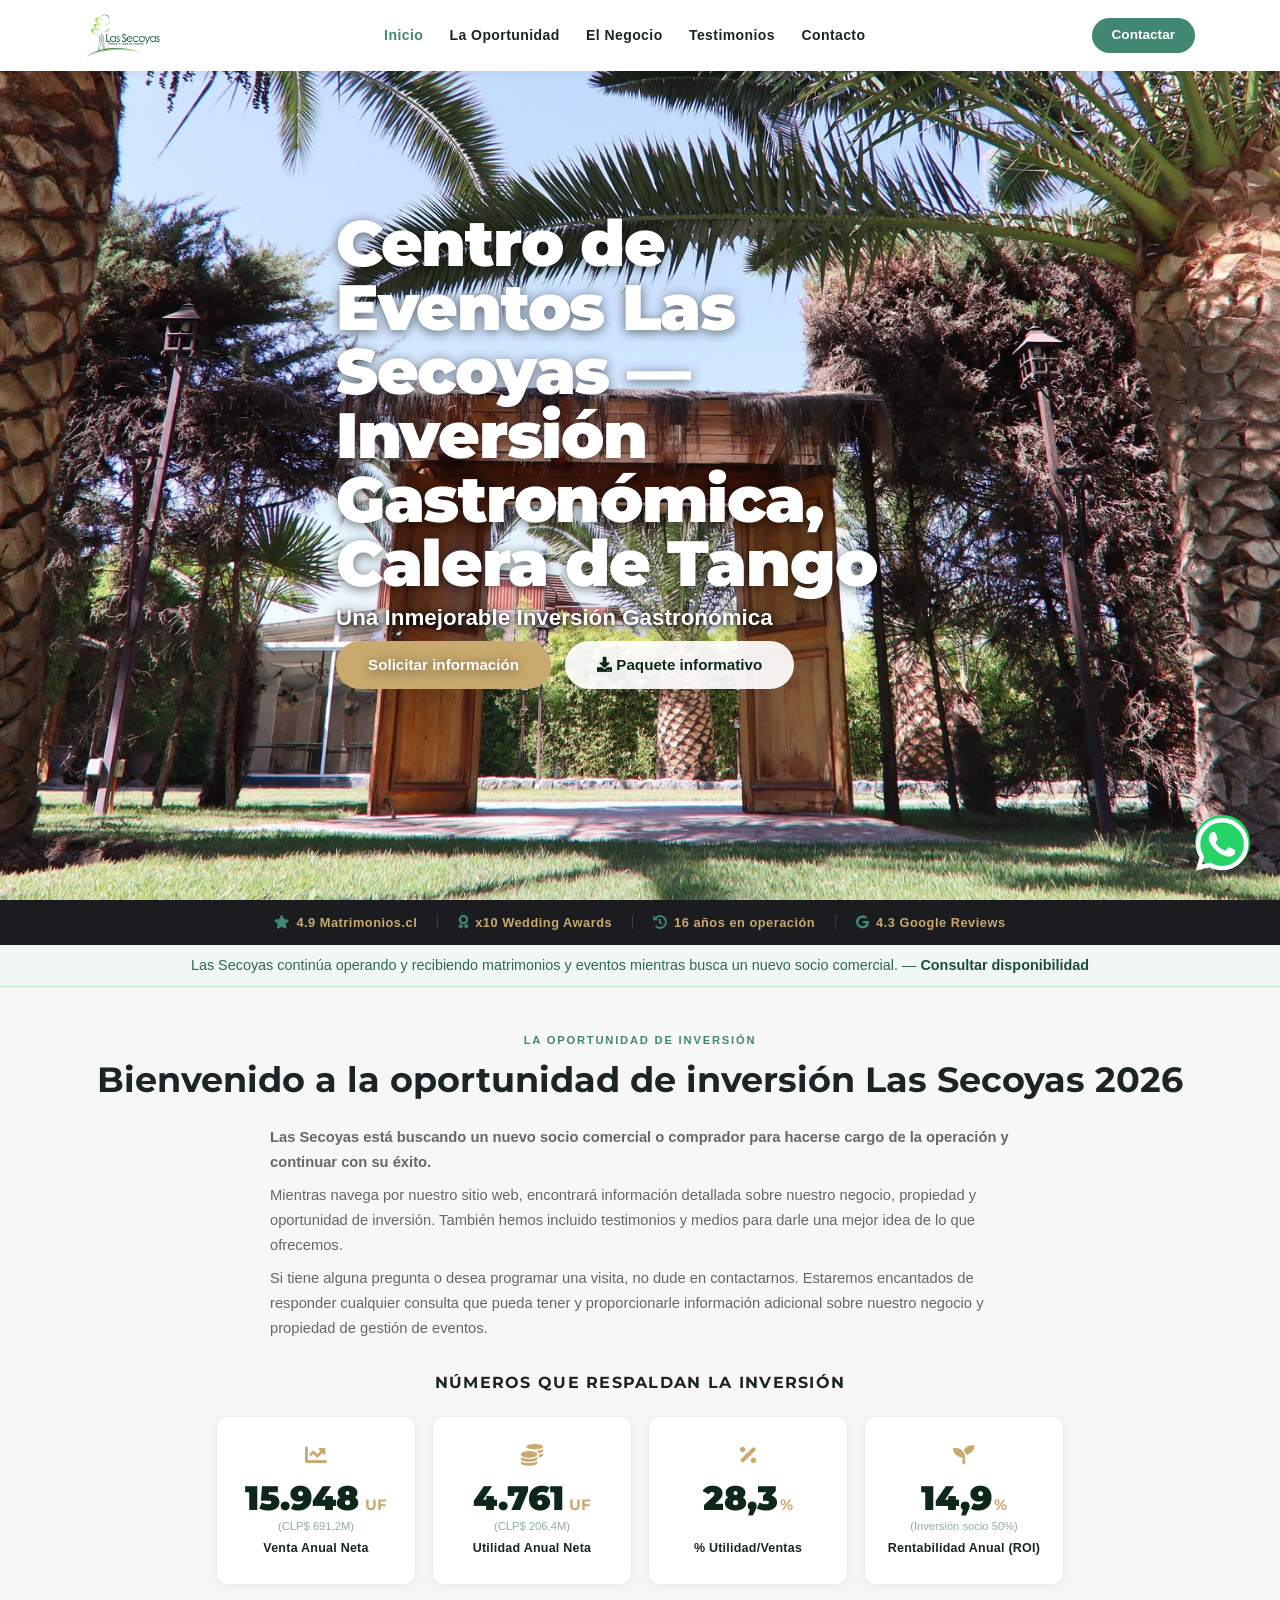
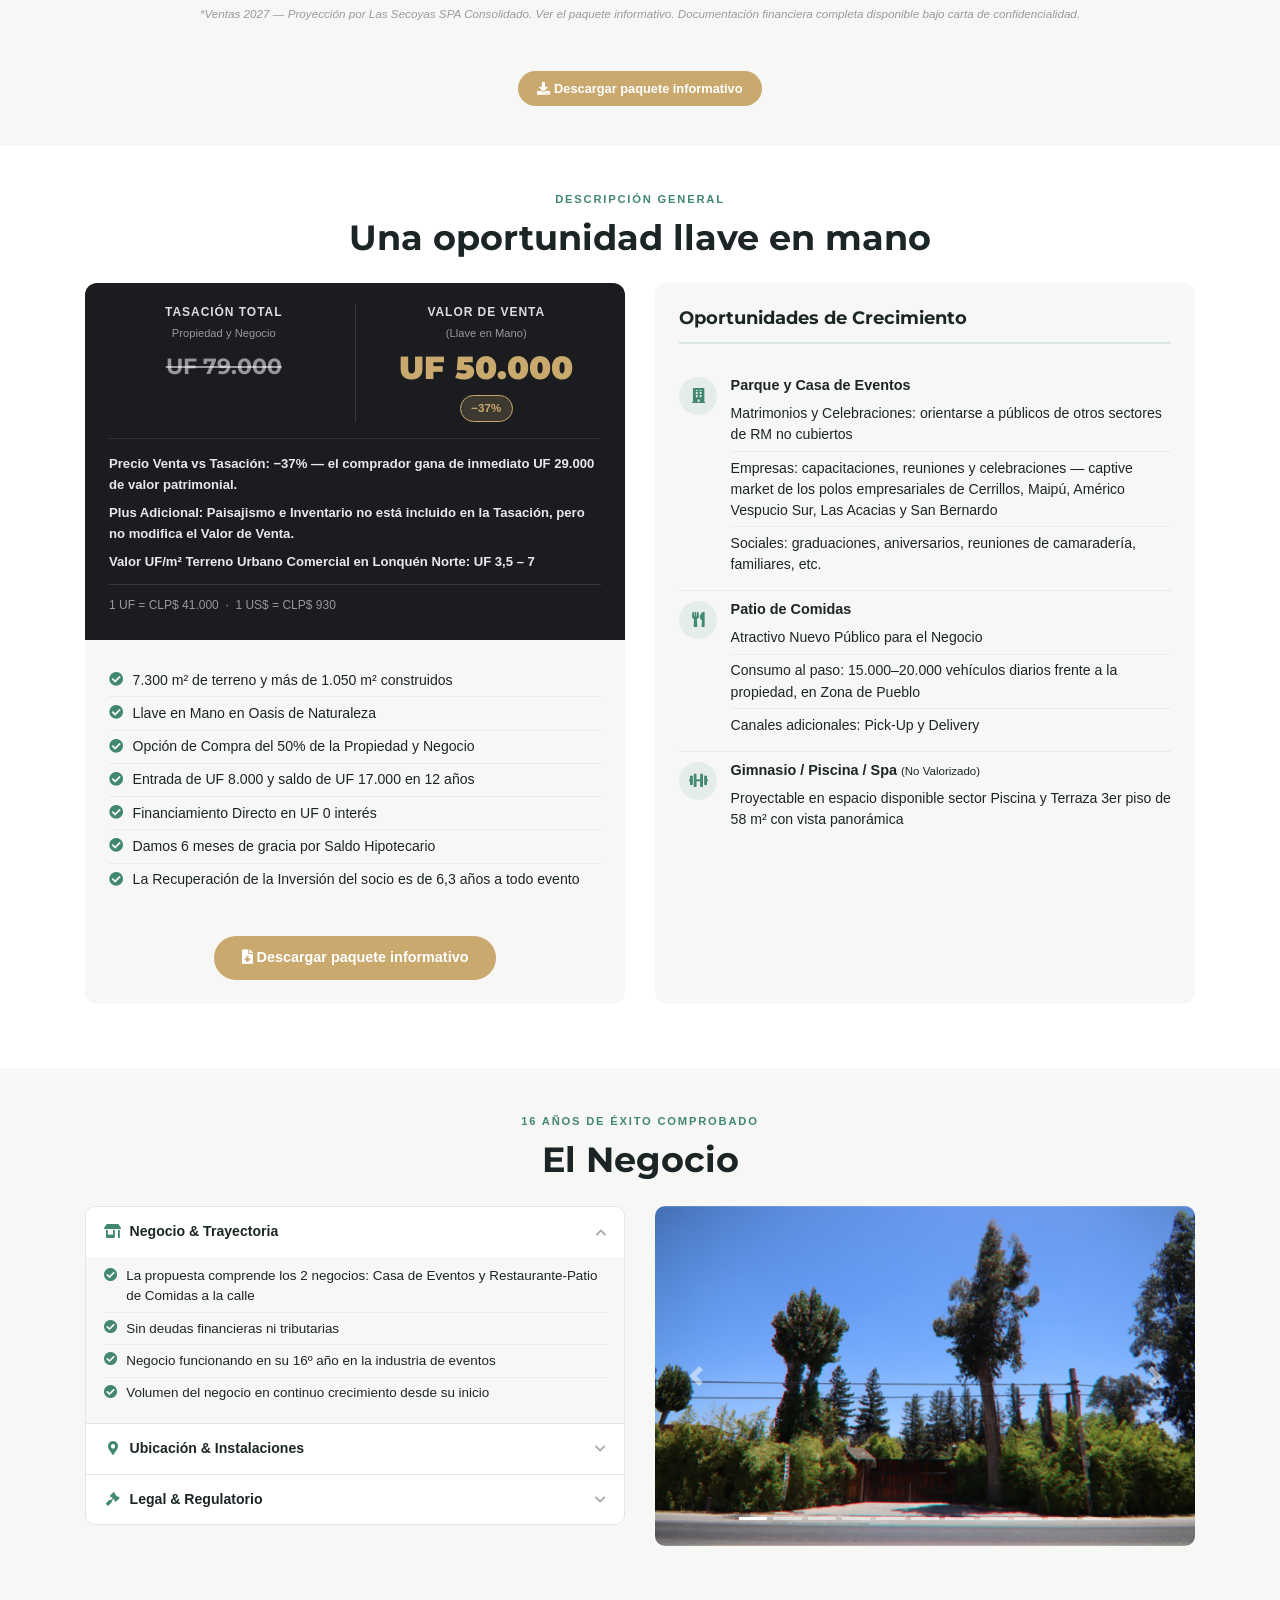
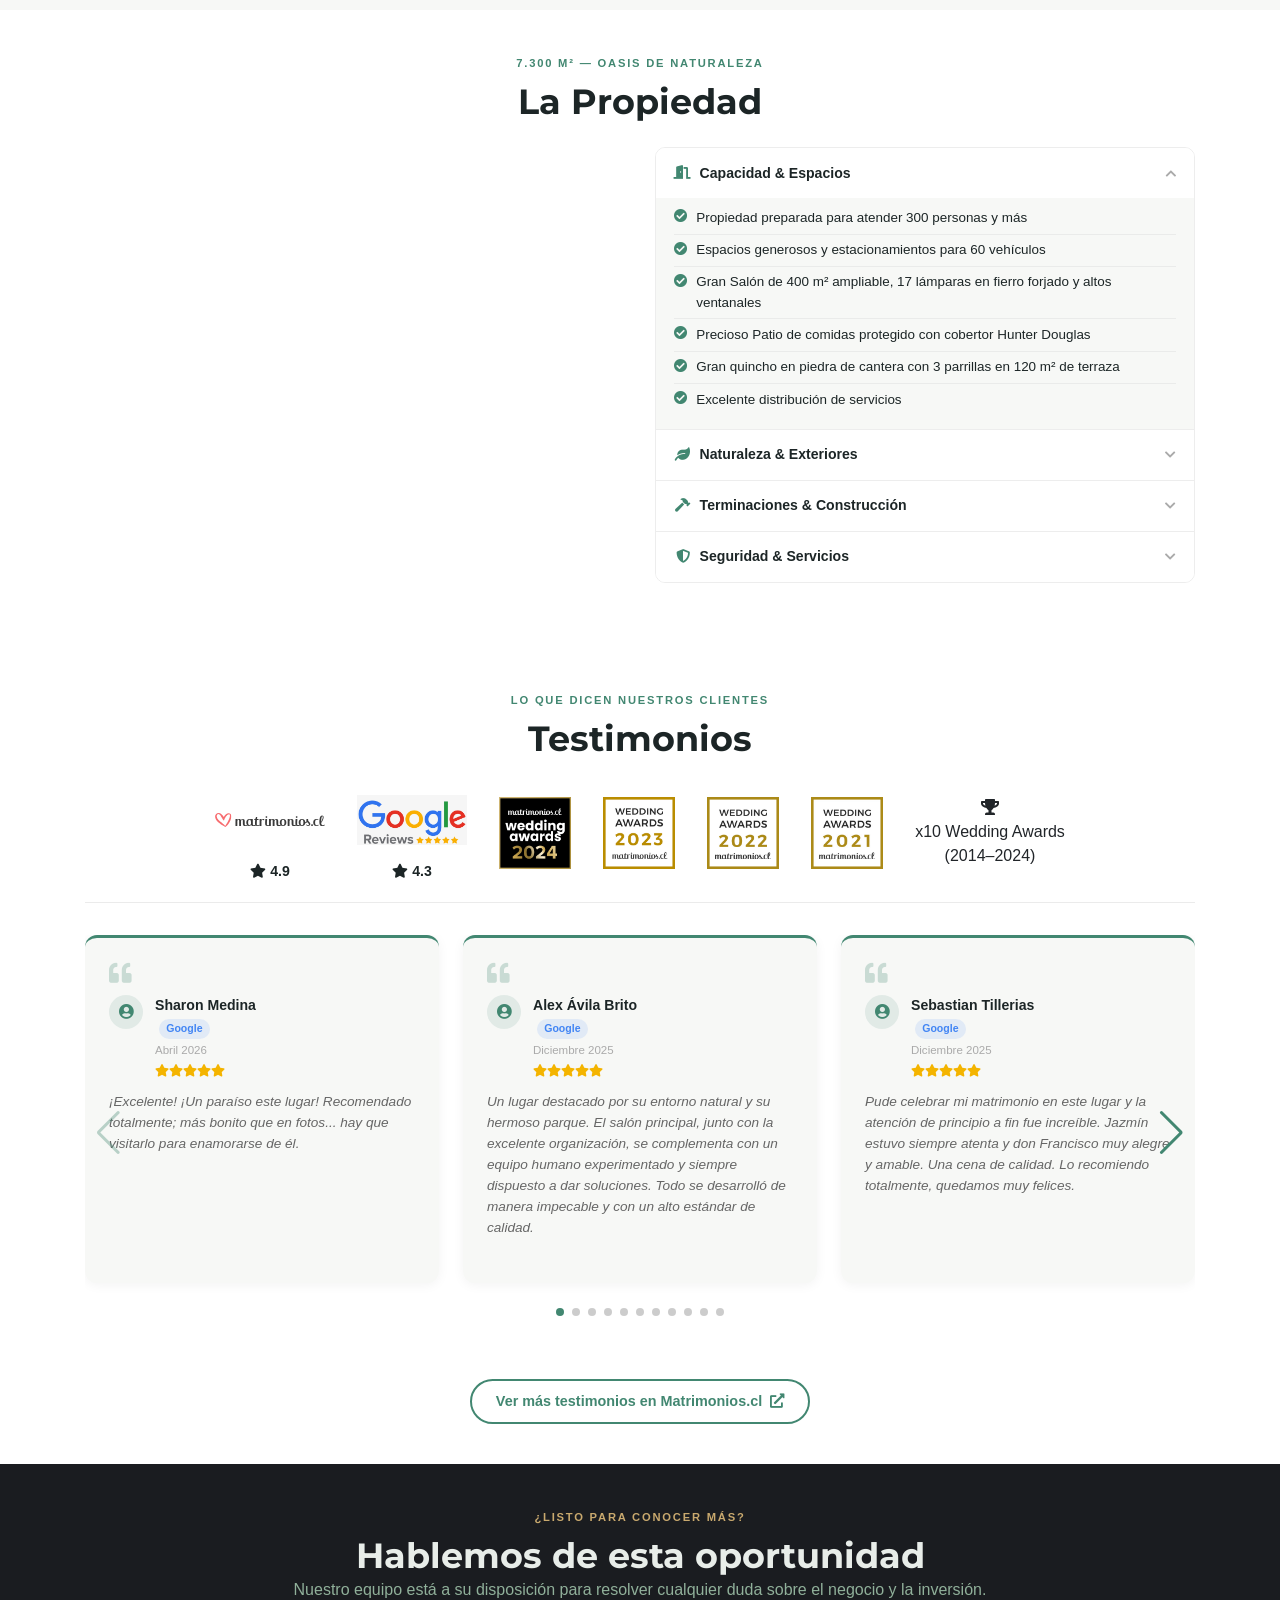
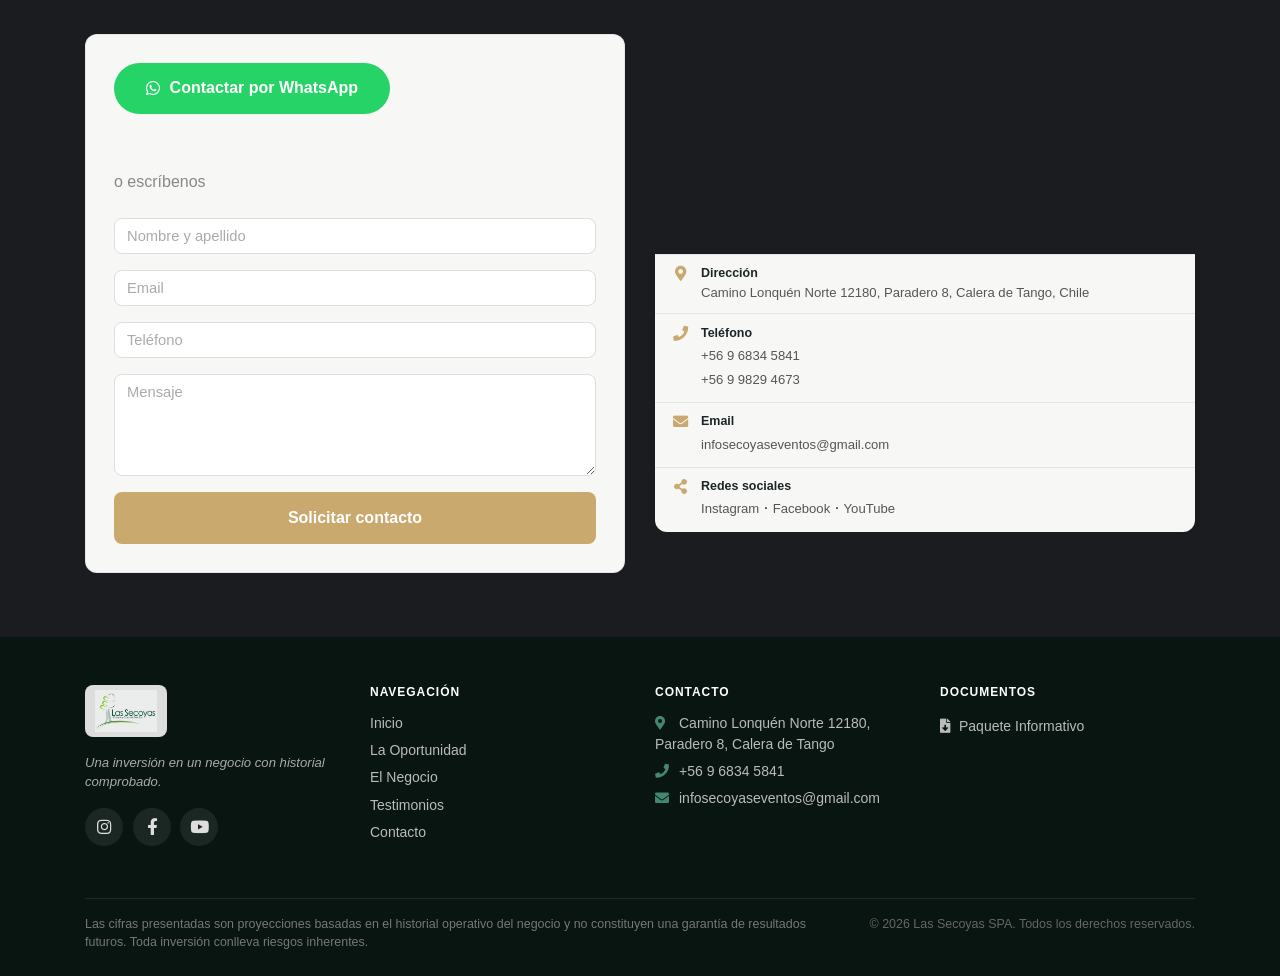
<file: index.html>
<!DOCTYPE html>
<html lang="es-CL">

<head>
    <meta charset="UTF-8">
    <meta name="viewport" content="width=device-width, initial-scale=1.0">
    <title>Las Secoyas - Una Inmejorable Inversión Gastronómica</title>

    <!-- CSS -->
    <link href="styles/bootstrap4.css" rel="stylesheet" />
    <link rel="preconnect" href="https://fonts.googleapis.com">
    <link rel="preconnect" href="https://fonts.gstatic.com" crossorigin>
    <link rel="preload" as="style" href="https://fonts.googleapis.com/css2?family=Montserrat:wght@400;600;700;900&family=Raleway:wght@400;400i;600;700&display=swap" onload="this.onload=null;this.rel='stylesheet'">
    <noscript><link rel="stylesheet" href="https://fonts.googleapis.com/css2?family=Montserrat:wght@400;600;700;900&family=Raleway:wght@400;400i;600;700&display=swap"></noscript>
    <link rel="stylesheet" href="https://cdnjs.cloudflare.com/ajax/libs/font-awesome/5.15.3/css/all.min.css">
    <link rel="stylesheet" href="https://cdn.jsdelivr.net/npm/aos@2.3.4/dist/aos.css" />
    <link rel="stylesheet" href="https://cdn.jsdelivr.net/npm/swiper@11/swiper-bundle.min.css">

    <!-- Favicon -->
    <link rel="icon" type="image/png" href="images/favicon1.png">
    <!-- Preload hero image -->
    <link rel="preload" as="image" href="images/secoyas11.jpeg" fetchpriority="high">

    <!-- SEO Meta Tags -->
    <link rel="canonical" href="https://inmejorableinversiongastronomica.com/">
    <meta name="description" content="Inversión gastronómica llave en mano en Chile. Centro de eventos con 16 años de operación, ROI 15,8%, capacidad 300 personas. UF 50.000 — Calera de Tango.">
    <meta name="author" content="Matias Fontecilla">
    <meta name="keywords" content="inversion, inversionistas en chile, inversion inmobiliaria, inversion gastronomica, centro de eventos camino lonquen, centro de eventos inversion en chile, Llave en Mano en Oasis de Naturaleza, inversion inmobiliaria en santiago de chile">
    <meta name="robots" content="index, follow, max-snippet:-1, max-image-preview:large, max-video-preview:-1">
    <meta name="theme-color" content="#2d6a4f">
    <meta property="og:title" content="Las Secoyas - Una Inmejorable Inversión Gastronómica">
    <meta property="og:description" content="Gran oportunidad de inversión. Negocio de eventos de servicio completo en Chile. 16 años de operación. UF 50.000 llave en mano. ROI 15,8%.">
    <meta property="og:image" content="https://inmejorableinversiongastronomica.com/images/secoyas11.jpeg">
    <meta property="og:image:width" content="1200">
    <meta property="og:image:height" content="630">
    <meta property="og:url" content="https://inmejorableinversiongastronomica.com/">
    <meta property="og:type" content="website">
    <meta property="og:locale" content="es_CL">
    <meta property="og:site_name" content="Las Secoyas">
    <meta name="twitter:card" content="summary_large_image">
    <meta name="twitter:title" content="Las Secoyas - Una Inmejorable Inversión Gastronómica">
    <meta name="twitter:description" content="Inversión gastronómica llave en mano en Chile. Centro de eventos con 16 años de operación. UF 50.000 — Calera de Tango.">
    <meta name="twitter:image" content="https://inmejorableinversiongastronomica.com/images/secoyas11.jpeg">

    <!-- Google Analytics -->
    <script async src="https://www.googletagmanager.com/gtag/js?id=G-9D6ZDMDTDZ"></script>
    <script>
        window.dataLayer = window.dataLayer || [];
        function gtag() { dataLayer.push(arguments); }
        gtag('js', new Date());
        gtag('config', 'G-9D6ZDMDTDZ');
    </script>

    <!-- Google Translate -->
    <script defer src="https://translate.google.com/translate_a/element.js?cb=googleTranslateElementInit"></script>

    <!-- Schema.org structured data -->
    <script type="application/ld+json">
    {
      "@context": "https://schema.org",
      "@type": ["LocalBusiness", "FoodEstablishment"],
      "@id": "https://inmejorableinversiongastronomica.com/#organization",
      "name": "Las Secoyas SPA",
      "alternateName": "Parque Las Secoyas",
      "url": "https://inmejorableinversiongastronomica.com/",
      "logo": "https://inmejorableinversiongastronomica.com/images/logo2.png",
      "image": "https://inmejorableinversiongastronomica.com/images/secoyas11.jpeg",
      "description": "Centro de eventos y restaurante de servicio completo especializado en matrimonios y celebraciones, con 16 años de operación en Calera de Tango, Chile. Capacidad para 300 personas en 7.300 m² de parque.",
      "foundingDate": "2008",
      "address": {
        "@type": "PostalAddress",
        "streetAddress": "Camino Lonquén Norte 12180, Paradero 8",
        "addressLocality": "Calera de Tango",
        "addressRegion": "Región Metropolitana",
        "addressCountry": "CL"
      },
      "geo": {
        "@type": "GeoCoordinates",
        "latitude": -33.594711881692504,
        "longitude": -70.78373717081764
      },
      "telephone": ["+56968345841", "+56998294673"],
      "email": "infosecoyaseventos@gmail.com",
      "aggregateRating": {
        "@type": "AggregateRating",
        "ratingValue": "4.9",
        "bestRating": "5",
        "worstRating": "1",
        "reviewCount": "13"
      },
      "award": ["10× Wedding Awards 2014–2024 — Matrimonios.cl"],
      "sameAs": [
        "https://www.matrimonios.cl/centros-de-eventos/las-secoyas--e70516/opiniones",
        "https://www.instagram.com/eventoslassecoyas/",
        "https://www.facebook.com/casadeeventoslassecoyas/",
        "https://www.youtube.com/@parqueycasadeeventoslassec3426"
      ]
    }
    </script>
    <script type="application/ld+json">
    {
      "@context": "https://schema.org",
      "@graph": [
        {
          "@type": "WebSite",
          "@id": "https://inmejorableinversiongastronomica.com/#website",
          "url": "https://inmejorableinversiongastronomica.com/",
          "name": "Las Secoyas — Una Inmejorable Inversión Gastronómica",
          "inLanguage": "es-CL",
          "publisher": { "@id": "https://inmejorableinversiongastronomica.com/#organization" }
        },
        {
          "@type": "WebPage",
          "@id": "https://inmejorableinversiongastronomica.com/#webpage",
          "url": "https://inmejorableinversiongastronomica.com/",
          "name": "Las Secoyas — Una Inmejorable Inversión Gastronómica",
          "description": "Gran oportunidad de inversión. Negocio de eventos de servicio completo en Chile. 16 años de operación. UF 50.000 llave en mano. ROI 15,8%.",
          "inLanguage": "es-CL",
          "isPartOf": { "@id": "https://inmejorableinversiongastronomica.com/#website" },
          "about": { "@id": "https://inmejorableinversiongastronomica.com/#organization" },
          "dateModified": "2026-10-06"
        }
      ]
    }
    </script>
    <script type="application/ld+json">
    {
      "@context": "https://schema.org",
      "@type": "VideoObject",
      "name": "Las Secoyas — Vídeo de la Propiedad",
      "description": "Recorrido en vídeo por las instalaciones del centro de eventos y parque Las Secoyas en Calera de Tango, Chile.",
      "thumbnailUrl": "https://img.youtube.com/vi/olBBo8gIjfU/maxresdefault.jpg",
      "uploadDate": "2026-05-14",
      "duration": "PT7M30S",
      "contentUrl": "https://www.youtube.com/watch?v=olBBo8gIjfU",
      "embedUrl": "https://www.youtube.com/embed/olBBo8gIjfU",
      "publisher": { "@id": "https://inmejorableinversiongastronomica.com/#organization" }
    }
    </script>
    <script type="application/ld+json">
    {
      "@context": "https://schema.org",
      "@type": "Offer",
      "name": "Venta Llave en Mano — Las Secoyas SPA",
      "description": "Venta de negocio en funcionamiento: centro de eventos Las Secoyas SPA. Incluye propiedad (7.300 m² terreno, 1.050 m² construidos), marca, equipamiento, mobiliario y permisos. Sin deudas financieras ni tributarias.",
      "url": "https://inmejorableinversiongastronomica.com/",
      "price": "50000",
      "priceCurrency": "CLF",
      "itemOffered": { "@id": "https://inmejorableinversiongastronomica.com/#organization" },
      "availability": "https://schema.org/InStock"
    }
    </script>
    <script type="application/ld+json">
    {
      "@context": "https://schema.org",
      "@type": "FAQPage",
      "mainEntity": [
        {
          "@type": "Question",
          "name": "¿Cuál es el precio de venta de Las Secoyas SPA?",
          "acceptedAnswer": {
            "@type": "Answer",
            "text": "El precio de venta es UF 50.000 llave en mano. El valor tasado es UF 79.000, lo que representa un descuento del 37%."
          }
        },
        {
          "@type": "Question",
          "name": "¿Cuál es el ROI anual de la inversión?",
          "acceptedAnswer": {
            "@type": "Answer",
            "text": "La rentabilidad anual proyectada para el socio es del 15,8%, considerando utilidades, arriendo de la propiedad y honorarios de director. Las ventas netas proyectadas son UF 16.858 y la utilidad neta UF 5.033 (margen 29,9%). La inversión se recupera en aproximadamente 6,3 años."
          }
        },
        {
          "@type": "Question",
          "name": "¿El local sigue operando durante el proceso de venta?",
          "acceptedAnswer": {
            "@type": "Answer",
            "text": "Sí. Las Secoyas SPA continúa operando y recibiendo eventos y matrimonios mientras busca un nuevo socio comercial o comprador."
          }
        },
        {
          "@type": "Question",
          "name": "¿Dónde está ubicado el centro de eventos Las Secoyas?",
          "acceptedAnswer": {
            "@type": "Answer",
            "text": "Las Secoyas está ubicado en Camino Lonquén Norte 12180, Calera de Tango, Región Metropolitana, Chile. La propiedad tiene 7.300 m² de terreno y 1.050 m² construidos."
          }
        },
        {
          "@type": "Question",
          "name": "¿Se puede comprar el 50% del negocio?",
          "acceptedAnswer": {
            "@type": "Answer",
            "text": "Sí. Existe la opción de comprar el 50% de la propiedad y el negocio por UF 25.000, con una entrada de UF 8.000 y un saldo de UF 17.000 en 12 años. Se ofrece financiamiento directo en UF con 0% de interés y 6 meses de gracia."
          }
        }
      ]
    }
    </script>
</head>

<body>

    <!-- WhatsApp floating button -->
    <a href="https://api.whatsapp.com/send?phone=56968345841" class="btn-wsp" target="_blank" rel="noopener noreferrer" aria-label="Contactar por WhatsApp">
        <i class="fab fa-whatsapp fa-2x"></i>
    </a>

    <!-- Google Translate init -->
    <script type="text/javascript">
        function googleTranslateElementInit() {
            new google.translate.TranslateElement({
                pageLanguage: 'es',
                includedLanguages: 'ar,en,fr,zh',
                layout: google.translate.TranslateElement.InlineLayout.SIMPLE,
                autoDisplay: false
            }, 'custom_translate_element');
            var customSelect = document.querySelector(".goog-te-combo");
            if (customSelect) customSelect.classList.add("custom-language-selector");
        }
    </script>

    <!-- ═══════════════════════════════════════════════════════════
         NAVBAR
    ════════════════════════════════════════════════════════════ -->
    <header id="site-header" class="site-header">
        <div class="container header-inner">
            <a href="#home" class="logo-link">
                <img class="nav-logo" src="images/logo2.png" alt="Las Secoyas">
            </a>
            <nav class="main-nav" id="main-nav">
                <button class="nav-close" id="nav-close" aria-label="Cerrar menú">&#x2715;</button>
                <a href="#home" class="nav-link-item">Inicio</a>
                <a href="#oportunidad" class="nav-link-item">La Oportunidad</a>
                <a href="#negocio" class="nav-link-item">El Negocio</a>
                <a href="#testimonios" class="nav-link-item">Testimonios</a>
                <a href="#contacto" class="nav-link-item">Contacto</a>
                <div id="custom_translate_element" class="translate-widget"></div>
            </nav>
            <a href="#contacto" class="btn-nav-cta d-none d-lg-inline-block">Contactar</a>
            <button class="nav-burger" id="nav-burger" aria-label="Abrir menú">&#9776;</button>
        </div>
    </header>

    <!-- ═══════════════════════════════════════════════════════════
         HERO
    ════════════════════════════════════════════════════════════ -->
    <section id="home" class="hero-section">
        <div class="hero-bg">
            <img src="images/secoyas11.jpeg" alt="Las Secoyas — Parque y Casa de Eventos" width="1920" height="1080" fetchpriority="high">
        </div>
        <div class="container hero-content">
            <h1 class="hero-title" data-aos="fade-up">Centro de Eventos Las Secoyas — Inversión Gastronómica, Calera de Tango</h1>
            <p class="hero-subtitle" data-aos="fade-up" data-aos-delay="100">Una Inmejorable Inversión Gastronómica</p>
            <div class="hero-ctas" data-aos="fade-up" data-aos-delay="150">
                <a href="#contacto" class="btn-cta-primary">Solicitar información</a>
                <a href="PPT_SECOYAS.pdf" download="Las-Secoyas-Paquete-Informativo.pdf" data-ubicacion="hero" class="btn-cta-secondary">
                    <i class="fas fa-download"></i> Paquete informativo
                </a>
            </div>
        </div>
    </section>

    <!-- ═══════════════════════════════════════════════════════════
         TRUST BAR
    ════════════════════════════════════════════════════════════ -->
    <div class="trust-bar">
        <div class="trust-item"><i class="fas fa-star"></i> 4.9 Matrimonios.cl</div>
        <div class="trust-divider"></div>
        <div class="trust-item"><i class="fas fa-award"></i> x10 Wedding Awards</div>
        <div class="trust-divider"></div>
        <div class="trust-item"><i class="fas fa-history"></i> 16 años en operación</div>
        <div class="trust-divider"></div>
        <div class="trust-item"><i class="fab fa-google"></i> 4.3 Google Reviews</div>
    </div>

    <!-- Operating status clarification -->
    <div class="venue-status-banner" style="background:#f0f7f4;border-bottom:1px solid #c8e6c9;padding:10px 20px;text-align:center;font-size:.9rem;color:#2d6a4f;">
        Las Secoyas continúa operando y recibiendo matrimonios y eventos mientras busca un nuevo socio comercial. —
        <a href="https://api.whatsapp.com/send?phone=56968345841&text=Hola%2C%20quisiera%20consultar%20sobre%20disponibilidad%20para%20un%20evento" target="_blank" rel="noopener noreferrer" style="color:#1a4d35;font-weight:600;">Consultar disponibilidad</a>
    </div>

    <!-- ═══════════════════════════════════════════════════════════
         METRICS / INVESTMENT OPPORTUNITY
    ════════════════════════════════════════════════════════════ -->
    <section id="oportunidad" class="metrics-section">
        <div class="container">
            <div class="section-header text-center" data-aos="fade-up">
                <span class="section-eyebrow">La Oportunidad de Inversión</span>
                <h2 class="section-title">Bienvenido a la oportunidad de inversión Las Secoyas 2026</h2>
            </div>

            <div class="oportunidad-intro" data-aos="fade-up">
                <p class="oportunidad-lead">Las Secoyas está buscando un nuevo socio comercial o comprador para hacerse cargo de la operación y continuar con su éxito.</p>
                <p>Mientras navega por nuestro sitio web, encontrará información detallada sobre nuestro negocio, propiedad y oportunidad de inversión. También hemos incluido testimonios y medios para darle una mejor idea de lo que ofrecemos.</p>
                <p>Si tiene alguna pregunta o desea programar una visita, no dude en contactarnos. Estaremos encantados de responder cualquier consulta que pueda tener y proporcionarle información adicional sobre nuestro negocio y propiedad de gestión de eventos.</p>
            </div>

            <h3 class="metrics-subheading" data-aos="fade-up">Números que respaldan la inversión</h3>

            <div class="metrics-grid">
                <div class="metric-card" data-target="16858" data-format="uf" data-aos="fade-up" data-aos-delay="0">
                    <i class="fas fa-chart-line metric-icon"></i>
                    <div class="metric-number-wrap">
                        <span class="metric-value" aria-label="16.858">16.858</span><span class="metric-unit"> UF</span>
                    </div>
                    <p class="metric-sub">(CLP$ 691,2M)</p>
                    <p class="metric-label">Venta Anual Neta</p>
                </div>
                <div class="metric-card" data-target="5033" data-format="uf" data-aos="fade-up" data-aos-delay="80">
                    <i class="fas fa-coins metric-icon"></i>
                    <div class="metric-number-wrap">
                        <span class="metric-value" aria-label="5.033">5.033</span><span class="metric-unit"> UF</span>
                    </div>
                    <p class="metric-sub">(CLP$ 206,4M)</p>
                    <p class="metric-label">Utilidad Anual Neta</p>
                </div>
                <div class="metric-card" data-target="29.9" data-format="percent-decimal" data-aos="fade-up" data-aos-delay="160">
                    <i class="fas fa-percentage metric-icon"></i>
                    <div class="metric-number-wrap">
                        <span class="metric-value" aria-label="29,9">29,9</span><span class="metric-unit">%</span>
                    </div>
                    <p class="metric-sub">&nbsp;</p>
                    <p class="metric-label">% Utilidad/Ventas</p>
                </div>
                <div class="metric-card" data-target="15.8" data-format="percent-decimal" data-aos="fade-up" data-aos-delay="240">
                    <i class="fas fa-seedling metric-icon"></i>
                    <div class="metric-number-wrap">
                        <span class="metric-value" aria-label="15,8">15,8</span><span class="metric-unit">%</span>
                    </div>
                    <p class="metric-sub">(Inversión socio 50%)</p>
                    <p class="metric-label">Rentabilidad Anual (ROI)</p>
                </div>
            </div>

            <p class="metrics-note" data-aos="fade-up">*Ventas 2027 — Proyección por Las Secoyas SPA Consolidado. Ver el paquete informativo. Documentación financiera completa disponible bajo carta de confidencialidad.</p>

            <div class="metrics-cta" data-aos="fade-up">
                <a href="PPT_SECOYAS.pdf" download="Las-Secoyas-Paquete-Informativo.pdf" data-ubicacion="metricas" class="btn-metrics-download">
                    <i class="fas fa-download"></i> Descargar paquete informativo
                </a>
            </div>
        </div>
    </section>

    <!-- ═══════════════════════════════════════════════════════════
         DESCRIPCIÓN GENERAL
    ════════════════════════════════════════════════════════════ -->
    <section class="description-section" id="description">
        <div class="container">
            <div class="section-header text-center" data-aos="fade-up">
                <span class="section-eyebrow dark">Descripción General</span>
                <h2 class="section-title dark">Una oportunidad llave en mano</h2>
            </div>
            <div class="row">
                <div class="col-md-6 mb-4" data-aos="fade-right">
                    <div class="desc-card h-100">
                        <div class="pricing-callout">
                            <div class="pc-compare">
                                <div class="pc-col">
                                    <span class="pc-col-label">Tasación Total</span>
                                    <span class="pc-col-sub">Propiedad y Negocio</span>
                                    <span class="pc-strike">UF 79.000</span>
                                </div>
                                <div class="pc-col-divider"></div>
                                <div class="pc-col">
                                    <span class="pc-col-label">Valor de Venta</span>
                                    <span class="pc-col-sub">(Llave en Mano)</span>
                                    <span class="pc-price">UF 50.000</span>
                                    <span class="pc-badge">−37%</span>
                                </div>
                            </div>
                            <div class="pc-equity">
                                <p><strong>Precio Venta vs Tasación: −37% — el comprador gana de inmediato UF 29.000 de valor patrimonial.</strong></p>
                                <p><strong>Plus Adicional: Paisajismo e Inventario no está incluido en la Tasación, pero no modifica el Valor de Venta.</strong></p>
                                <p><strong>Valor UF/m² Terreno Urbano Comercial en Lonquén Norte: UF 3,5 – 7</strong></p>
                            </div>
                            <p class="pc-conversion">1 UF = CLP$ 41.000 &nbsp;·&nbsp; 1 US$ = CLP$ 930</p>
                        </div>
                        <ul class="check-list">
                            <li><i class="fas fa-check-circle"></i> 7.300 m² de terreno y más de 1.050 m² construidos</li>
                            <li><i class="fas fa-check-circle"></i> Llave en Mano en Oasis de Naturaleza</li>
                            <li><i class="fas fa-check-circle"></i> Opción de Compra del 50% de la Propiedad y Negocio</li>
                            <li><i class="fas fa-check-circle"></i> Entrada de UF 8.000 y saldo de UF 17.000 en 12 años</li>
                            <li><i class="fas fa-check-circle"></i> Financiamiento Directo en UF 0 interés</li>
                            <li><i class="fas fa-check-circle"></i> Damos 6 meses de gracia por Saldo Hipotecario</li>
                            <li><i class="fas fa-check-circle"></i> La Recuperación de la Inversión del socio es de 6,3 años a todo evento</li>
                        </ul>
                        <div class="desc-cta mt-auto pt-3">
                            <a href="PPT_SECOYAS.pdf" download="Las-Secoyas-Paquete-Informativo.pdf" data-ubicacion="descripcion" class="btn-gold">
                                <i class="fas fa-file-download"></i> Descargar paquete informativo
                            </a>
                        </div>
                    </div>
                </div>
                <div class="col-md-6 mb-4" data-aos="fade-left">
                    <div class="desc-card h-100">
                        <h3 class="desc-card-title">Oportunidades de Crecimiento</h3>
                        <div class="growth-item">
                            <div class="growth-icon"><i class="fas fa-building"></i></div>
                            <div>
                                <h5>Parque y Casa de Eventos</h5>
                                <ul class="plain-list">
                                    <li>Matrimonios y Celebraciones: orientarse a públicos de otros sectores de RM no cubiertos</li>
                                    <li>Empresas: capacitaciones, reuniones y celebraciones — captive market de los polos empresariales de Cerrillos, Maipú, Américo Vespucio Sur, Las Acacias y San Bernardo</li>
                                    <li>Sociales: graduaciones, aniversarios, reuniones de camaradería, familiares, etc.</li>
                                </ul>
                            </div>
                        </div>
                        <div class="growth-item">
                            <div class="growth-icon"><i class="fas fa-utensils"></i></div>
                            <div>
                                <h5>Patio de Comidas</h5>
                                <ul class="plain-list">
                                    <li>Atractivo Nuevo Público para el Negocio</li>
                                    <li>Consumo al paso: 15.000–20.000 vehículos diarios frente a la propiedad, en Zona de Pueblo</li>
                                    <li>Canales adicionales: Pick-Up y Delivery</li>
                                </ul>
                            </div>
                        </div>
                        <div class="growth-item">
                            <div class="growth-icon"><i class="fas fa-dumbbell"></i></div>
                            <div>
                                <h5>Gimnasio / Piscina / Spa <small>(No Valorizado)</small></h5>
                                <ul class="plain-list">
                                    <li>Proyectable en espacio disponible sector Piscina y Terraza 3er piso de 58 m² con vista panorámica</li>
                                </ul>
                            </div>
                        </div>
                    </div>
                </div>
            </div>
        </div>
    </section>

    <!-- ═══════════════════════════════════════════════════════════
         EL NEGOCIO
    ════════════════════════════════════════════════════════════ -->
    <section class="negocio-section" id="negocio">
        <div class="container">
            <div class="section-header text-center" data-aos="fade-up">
                <span class="section-eyebrow dark">16 años de éxito comprobado</span>
                <h2 class="section-title dark">El Negocio</h2>
            </div>
            <div class="row align-items-start">
                <div class="col-md-6 mb-4" data-aos="fade-right">
                    <div class="biz-accordion" id="negocioAccordion">
                        <div class="biz-acc-item">
                            <button class="biz-acc-btn" data-toggle="collapse" data-target="#bizGroup1" aria-expanded="true" aria-controls="bizGroup1">
                                <span class="biz-acc-title"><i class="fas fa-store-alt"></i> Negocio &amp; Trayectoria</span>
                                <i class="fas fa-chevron-down biz-acc-chevron"></i>
                            </button>
                            <div id="bizGroup1" class="collapse show" data-parent="#negocioAccordion">
                                <ul class="check-list biz-acc-body">
                                    <li><i class="fas fa-check-circle"></i> La propuesta comprende los 2 negocios: Casa de Eventos y Restaurante-Patio de Comidas a la calle</li>
                                    <li><i class="fas fa-check-circle"></i> Sin deudas financieras ni tributarias</li>
                                    <li><i class="fas fa-check-circle"></i> Negocio funcionando en su 16º año en la industria de eventos</li>
                                    <li><i class="fas fa-check-circle"></i> Volumen del negocio en continuo crecimiento desde su inicio</li>
                                </ul>
                            </div>
                        </div>
                        <div class="biz-acc-item">
                            <button class="biz-acc-btn collapsed" data-toggle="collapse" data-target="#bizGroup2" aria-expanded="false" aria-controls="bizGroup2">
                                <span class="biz-acc-title"><i class="fas fa-map-marker-alt"></i> Ubicación &amp; Instalaciones</span>
                                <i class="fas fa-chevron-down biz-acc-chevron"></i>
                            </button>
                            <div id="bizGroup2" class="collapse" data-parent="#negocioAccordion">
                                <ul class="check-list biz-acc-body">
                                    <li><i class="fas fa-check-circle"></i> Location-Location-Location: valor competitivo de la ubicación en camino de alto tráfico y zona de pueblo</li>
                                    <li><i class="fas fa-check-circle"></i> 15.000 a 20.000 vehículos pasan frente a la propiedad cada día</li>
                                    <li><i class="fas fa-check-circle"></i> Vitrina diaria: miles de conductores ven la propiedad en su rutina, posicionando la marca en su mente para eventos y celebraciones</li>
                                    <li><i class="fas fa-check-circle"></i> Alta valorización inmobiliaria proyectada para el sector</li>
                                    <li><i class="fas fa-check-circle"></i> Instalaciones operativas 100% realizadas y disponibles — no se requieren inversiones adicionales clave</li>
                                    <li><i class="fas fa-check-circle"></i> Salida a camino con extenso frente de 120 mts</li>
                                    <li><i class="fas fa-check-circle"></i> Canalización de Regadío disponible y en operación</li>
                                </ul>
                            </div>
                        </div>
                        <div class="biz-acc-item">
                            <button class="biz-acc-btn collapsed" data-toggle="collapse" data-target="#bizGroup3" aria-expanded="false" aria-controls="bizGroup3">
                                <span class="biz-acc-title"><i class="fas fa-gavel"></i> Legal &amp; Regulatorio</span>
                                <i class="fas fa-chevron-down biz-acc-chevron"></i>
                            </button>
                            <div id="bizGroup3" class="collapse" data-parent="#negocioAccordion">
                                <ul class="check-list biz-acc-body">
                                    <li><i class="fas fa-check-circle"></i> Patente de Alcoholes y Permiso SESMA al día</li>
                                    <li><i class="fas fa-check-circle"></i> Recepción Final como Categoría Habitacional</li>
                                </ul>
                            </div>
                        </div>
                    </div>
                </div>
                <div class="col-md-6 mb-4" data-aos="fade-left">
                    <div id="myCarousel" class="carousel slide carousel-styled" data-ride="carousel" data-interval="3000">
                        <ol class="carousel-indicators">
                            <li data-target="#myCarousel" data-slide-to="0" class="active"></li>
                            <li data-target="#myCarousel" data-slide-to="1"></li>
                            <li data-target="#myCarousel" data-slide-to="2"></li>
                            <li data-target="#myCarousel" data-slide-to="3"></li>
                            <li data-target="#myCarousel" data-slide-to="4"></li>
                            <li data-target="#myCarousel" data-slide-to="5"></li>
                            <li data-target="#myCarousel" data-slide-to="6"></li>
                            <li data-target="#myCarousel" data-slide-to="7"></li>
                            <li data-target="#myCarousel" data-slide-to="8"></li>
                            <li data-target="#myCarousel" data-slide-to="9"></li>
                            <li data-target="#myCarousel" data-slide-to="10"></li>
                        </ol>
                        <div class="carousel-inner">
                            <div class="carousel-item active"><img src="images/secoyas1.jpg" class="d-block w-100" width="800" height="533" alt="La vista de la entrada de Las Secoyas desde la calle"></div>
                            <div class="carousel-item"><img src="images/secoyas2.jpg" class="d-block w-100" loading="lazy" width="800" height="533" alt="La entrada de Las Secoyas"></div>
                            <div class="carousel-item"><img src="images/secoyas3.jpg" class="d-block w-100" loading="lazy" width="800" height="533" alt="Entrada al comedor exterior Las Secoyas"></div>
                            <div class="carousel-item"><img src="images/secoyas4.jpg" class="d-block w-100" loading="lazy" width="800" height="533" alt="Comedor interior de Las Secoyas"></div>
                            <div class="carousel-item"><img src="images/secoyas5.jpg" class="d-block w-100" loading="lazy" width="800" height="533" alt="Baños renovados"></div>
                            <div class="carousel-item"><img src="images/secoyas6.jpg" class="d-block w-100" loading="lazy" width="800" height="533" alt="Carpa para eventos en el parque"></div>
                            <div class="carousel-item"><img src="images/secoyas7.jpg" class="d-block w-100" loading="lazy" width="800" height="533" alt="Fontana"></div>
                            <div class="carousel-item"><img src="images/secoyas8.jpg" class="d-block w-100" loading="lazy" width="800" height="533" alt="El comedor exterior"></div>
                            <div class="carousel-item"><img src="images/secoyas10.jpg" class="d-block w-100" loading="lazy" width="800" height="533" alt="El salón de baile al lado del comedor interior"></div>
                            <div class="carousel-item"><img src="images/secoyas11.jpeg" class="d-block w-100" loading="lazy" width="800" height="533" alt="Entrada al parque de Las Secoyas"></div>
                            <div class="carousel-item"><img src="images/secoyas12.jpg" class="d-block w-100" loading="lazy" width="800" height="533" alt="Caminos empedrados a lo largo de la propiedad"></div>
                        </div>
                        <a class="carousel-control-prev" href="#myCarousel" role="button" data-slide="prev">
                            <span class="carousel-control-prev-icon" aria-hidden="true"></span>
                            <span class="sr-only">Previous</span>
                        </a>
                        <a class="carousel-control-next" href="#myCarousel" role="button" data-slide="next">
                            <span class="carousel-control-next-icon" aria-hidden="true"></span>
                            <span class="sr-only">Next</span>
                        </a>
                    </div>
                </div>
            </div>

        </div>
    </section>

    <!-- ═══════════════════════════════════════════════════════════
         LA PROPIEDAD
    ════════════════════════════════════════════════════════════ -->
    <section class="propiedad-section" id="propiedad">
        <div class="container">
            <div class="section-header text-center" data-aos="fade-up">
                <span class="section-eyebrow">7.300 m² — Oasis de Naturaleza</span>
                <h2 class="section-title">La Propiedad</h2>
            </div>
            <div class="row align-items-start">
                <div class="col-md-6 mb-4" data-aos="fade-right">
                    <div class="video-wrapper">
                        <iframe src="https://www.youtube.com/embed/olBBo8gIjfU?si=dhn8a2DwdVYaz-x_" title="Vídeo de la propiedad"
                            frameborder="0" loading="lazy" width="560" height="315"
                            allow="accelerometer; autoplay; clipboard-write; encrypted-media; gyroscope; picture-in-picture; web-share"
                            referrerpolicy="strict-origin-when-cross-origin"
                            allowfullscreen></iframe>
                    </div>
                </div>
                <div class="col-md-6 mb-4" data-aos="fade-left">
                    <div class="biz-accordion" id="propiedadAccordion">
                        <div class="biz-acc-item">
                            <button class="biz-acc-btn" data-toggle="collapse" data-target="#propGroup1" aria-expanded="true" aria-controls="propGroup1">
                                <span class="biz-acc-title"><i class="fas fa-door-open"></i> Capacidad &amp; Espacios</span>
                                <i class="fas fa-chevron-down biz-acc-chevron"></i>
                            </button>
                            <div id="propGroup1" class="collapse show" data-parent="#propiedadAccordion">
                                <ul class="check-list biz-acc-body">
                                    <li><i class="fas fa-check-circle"></i> Propiedad preparada para atender 300 personas y más</li>
                                    <li><i class="fas fa-check-circle"></i> Espacios generosos y estacionamientos para 60 vehículos</li>
                                    <li><i class="fas fa-check-circle"></i> Gran Salón de 400 m² ampliable, 17 lámparas en fierro forjado y altos ventanales</li>
                                    <li><i class="fas fa-check-circle"></i> Precioso Patio de comidas protegido con cobertor Hunter Douglas</li>
                                    <li><i class="fas fa-check-circle"></i> Gran quincho en piedra de cantera con 3 parrillas en 120 m² de terraza</li>
                                    <li><i class="fas fa-check-circle"></i> Excelente distribución de servicios</li>
                                </ul>
                            </div>
                        </div>
                        <div class="biz-acc-item">
                            <button class="biz-acc-btn collapsed" data-toggle="collapse" data-target="#propGroup2" aria-expanded="false" aria-controls="propGroup2">
                                <span class="biz-acc-title"><i class="fas fa-leaf"></i> Naturaleza &amp; Exteriores</span>
                                <i class="fas fa-chevron-down biz-acc-chevron"></i>
                            </button>
                            <div id="propGroup2" class="collapse" data-parent="#propiedadAccordion">
                                <ul class="check-list biz-acc-body">
                                    <li><i class="fas fa-check-circle"></i> Hermoso Parque, fondo de 80 mts de Pinos Secoyas y círculo de 19 Palmeras Adultas rodeando nativos</li>
                                    <li><i class="fas fa-check-circle"></i> Gran ubicación a orillas de camino de alto tráfico, en zona de pueblo</li>
                                    <li><i class="fas fa-check-circle"></i> Dos fontanas de agua en bronce bruñido y jardines con riego automático</li>
                                    <li><i class="fas fa-check-circle"></i> Más de 80 Faroles &amp; Focos en Exteriores y 30 antorchas en fierro forjado</li>
                                    <li><i class="fas fa-check-circle"></i> 12 portales en madera maciza y fierro forjado; columnas de secoya y roble americano</li>
                                </ul>
                            </div>
                        </div>
                        <div class="biz-acc-item">
                            <button class="biz-acc-btn collapsed" data-toggle="collapse" data-target="#propGroup3" aria-expanded="false" aria-controls="propGroup3">
                                <span class="biz-acc-title"><i class="fas fa-hammer"></i> Terminaciones &amp; Construcción</span>
                                <i class="fas fa-chevron-down biz-acc-chevron"></i>
                            </button>
                            <div id="propGroup3" class="collapse" data-parent="#propiedadAccordion">
                                <ul class="check-list biz-acc-body">
                                    <li><i class="fas fa-check-circle"></i> Finas terminaciones en maderas nativas, mármol y fierro forjado</li>
                                    <li><i class="fas fa-check-circle"></i> Cómodas salas de baño con sanitarios, grifería sensorizada "Toto" e instalaciones en mármol</li>
                                    <li><i class="fas fa-check-circle"></i> 2 amplias Cocinas Industriales de 32 y 42 m², 100% implementadas</li>
                                    <li><i class="fas fa-check-circle"></i> Nuevo Techo de 450 m² (Agosto 2023)</li>
                                    <li><i class="fas fa-check-circle"></i> Moderno cortinaje Flexalum en toda la propiedad</li>
                                </ul>
                            </div>
                        </div>
                        <div class="biz-acc-item">
                            <button class="biz-acc-btn collapsed" data-toggle="collapse" data-target="#propGroup4" aria-expanded="false" aria-controls="propGroup4">
                                <span class="biz-acc-title"><i class="fas fa-shield-alt"></i> Seguridad &amp; Servicios</span>
                                <i class="fas fa-chevron-down biz-acc-chevron"></i>
                            </button>
                            <div id="propGroup4" class="collapse" data-parent="#propiedadAccordion">
                                <ul class="check-list biz-acc-body">
                                    <li><i class="fas fa-check-circle"></i> Vigilancia con 32 Cámaras Hikvision de última generación</li>
                                    <li><i class="fas fa-check-circle"></i> Generador eléctrico Alemán y Tanque de Agua de 1.000 lts</li>
                                    <li><i class="fas fa-check-circle"></i> 1 Container de 40 pies y más de 20 bodegas de diferentes capacidades</li>
                                    <li><i class="fas fa-check-circle"></i> Mantenciones al día con alto nivel de exigencia</li>
                                </ul>
                            </div>
                        </div>
                    </div>
                </div>
            </div>
        </div>
    </section>

    <!-- ═══════════════════════════════════════════════════════════
         TESTIMONIALS (Swiper)
    ════════════════════════════════════════════════════════════ -->
    <section class="testimonials-section" id="testimonios">
        <div class="container">
            <div class="section-header text-center" data-aos="fade-up">
                <span class="section-eyebrow dark">Lo que dicen nuestros clientes</span>
                <h2 class="section-title dark">Testimonios</h2>
            </div>

            <!-- Awards row -->
            <div class="awards-row" data-aos="fade-up">
                <div class="award-item">
                    <img src="images/logo-matrimoniosCL.svg" alt="Matrimonios.cl" class="award-img award-img-wide" loading="lazy" width="160" height="40">
                    <span class="award-rating"><i class="fas fa-star"></i> 4.9</span>
                </div>
                <div class="award-item">
                    <img src="images/logo-googleReviews.png" alt="Google Reviews" class="award-img award-img-wide" loading="lazy" width="160" height="40">
                    <span class="award-rating"><i class="fas fa-star"></i> 4.3</span>
                </div>
                <div class="award-item"><img src="images/awards-2024.jpg" alt="Premio 2024" class="award-img" loading="lazy" width="120" height="120"></div>
                <div class="award-item"><img src="images/awards-2023.jpg" alt="Premio 2023" class="award-img" loading="lazy" width="120" height="120"></div>
                <div class="award-item"><img src="images/awards-2022.jpg" alt="Premio 2022" class="award-img" loading="lazy" width="120" height="120"></div>
                <div class="award-item"><img src="images/awards-2021.jpg" alt="Premio 2021" class="award-img" loading="lazy" width="120" height="120"></div>
                <div class="award-item award-text-item">
                    <i class="fas fa-trophy"></i>
                    <span>x10 Wedding Awards<br>(2014–2024)</span>
                </div>
            </div>

            <!-- Swiper carousel -->
            <div class="swiper testimonials-swiper" data-aos="fade-up">
                <div class="swiper-wrapper">

                    <div class="swiper-slide">
                        <div class="t-card">
                            <i class="fas fa-quote-left t-quote-icon"></i>
                            <div class="t-header">
                                <div class="t-avatar"><i class="fas fa-user-circle"></i></div>
                                <div class="t-meta-block">
                                    <strong>Sharon Medina</strong> <span class="t-badge t-badge-google">Google</span>
                                    <div class="t-meta">Abril 2026</div>
                                    <div class="t-stars"><i class="fas fa-star"></i><i class="fas fa-star"></i><i class="fas fa-star"></i><i class="fas fa-star"></i><i class="fas fa-star"></i></div>
                                </div>
                            </div>
                            <p>¡Excelente! ¡Un paraíso este lugar! Recomendado totalmente; más bonito que en fotos... hay que visitarlo para enamorarse de él.</p>
                        </div>
                    </div>

                    <div class="swiper-slide">
                        <div class="t-card">
                            <i class="fas fa-quote-left t-quote-icon"></i>
                            <div class="t-header">
                                <div class="t-avatar"><i class="fas fa-user-circle"></i></div>
                                <div class="t-meta-block">
                                    <strong>Alex Ávila Brito</strong> <span class="t-badge t-badge-google">Google</span>
                                    <div class="t-meta">Diciembre 2025</div>
                                    <div class="t-stars"><i class="fas fa-star"></i><i class="fas fa-star"></i><i class="fas fa-star"></i><i class="fas fa-star"></i><i class="fas fa-star"></i></div>
                                </div>
                            </div>
                            <p>Un lugar destacado por su entorno natural y su hermoso parque. El salón principal, junto con la excelente organización, se complementa con un equipo humano experimentado y siempre dispuesto a dar soluciones. Todo se desarrolló de manera impecable y con un alto estándar de calidad.</p>
                        </div>
                    </div>

                    <div class="swiper-slide">
                        <div class="t-card">
                            <i class="fas fa-quote-left t-quote-icon"></i>
                            <div class="t-header">
                                <div class="t-avatar"><i class="fas fa-user-circle"></i></div>
                                <div class="t-meta-block">
                                    <strong>Sebastian Tillerias</strong> <span class="t-badge t-badge-google">Google</span>
                                    <div class="t-meta">Diciembre 2025</div>
                                    <div class="t-stars"><i class="fas fa-star"></i><i class="fas fa-star"></i><i class="fas fa-star"></i><i class="fas fa-star"></i><i class="fas fa-star"></i></div>
                                </div>
                            </div>
                            <p>Pude celebrar mi matrimonio en este lugar y la atención de principio a fin fue increíble. Jazmín estuvo siempre atenta y don Francisco muy alegre y amable. Una cena de calidad. Lo recomiendo totalmente, quedamos muy felices.</p>
                        </div>
                    </div>

                    <div class="swiper-slide">
                        <div class="t-card">
                            <i class="fas fa-quote-left t-quote-icon"></i>
                            <div class="t-header">
                                <div class="t-avatar"><i class="fas fa-user-circle"></i></div>
                                <div class="t-meta-block">
                                    <strong>Macarena Abarca</strong> <span class="t-badge t-badge-google">Google</span>
                                    <div class="t-meta">Mayo 2025</div>
                                    <div class="t-stars"><i class="fas fa-star"></i><i class="fas fa-star"></i><i class="fas fa-star"></i><i class="fas fa-star"></i><i class="fas fa-star"></i></div>
                                </div>
                            </div>
                            <p>Llevábamos meses buscando un espacio con áreas verdes. Cuando llegué al lugar, lo amé. Mi matrimonio fue hermoso, la decoración perfecta, la atención excelente. El sr. Francisco siempre nos facilitó la vida. Agradecer también por dejar que nuestra mascota nos acompañara en ese día tan especial.</p>
                        </div>
                    </div>

                    <div class="swiper-slide">
                        <div class="t-card">
                            <i class="fas fa-quote-left t-quote-icon"></i>
                            <div class="t-header">
                                <div class="t-avatar"><i class="fas fa-user-circle"></i></div>
                                <div class="t-meta-block">
                                    <strong>Roberto</strong> <span class="t-badge">Matrimonios.cl</span>
                                    <div class="t-meta">Abril 2025 · 5.0/5.0</div>
                                    <div class="t-stars"><i class="fas fa-star"></i><i class="fas fa-star"></i><i class="fas fa-star"></i><i class="fas fa-star"></i><i class="fas fa-star"></i></div>
                                </div>
                            </div>
                            <p>Realizamos nuestro evento el 11/04/2025 y la atención de todo el equipo fue 10/10. Comida rica en todas sus etapas y una ejecución muy profesional.</p>
                        </div>
                    </div>

                    <div class="swiper-slide">
                        <div class="t-card">
                            <i class="fas fa-quote-left t-quote-icon"></i>
                            <div class="t-header">
                                <div class="t-avatar"><i class="fas fa-user-circle"></i></div>
                                <div class="t-meta-block">
                                    <strong>Laura</strong> <span class="t-badge">Matrimonios.cl</span>
                                    <div class="t-meta">Abril 2025 · 5.0/5.0</div>
                                    <div class="t-stars"><i class="fas fa-star"></i><i class="fas fa-star"></i><i class="fas fa-star"></i><i class="fas fa-star"></i><i class="fas fa-star"></i></div>
                                </div>
                            </div>
                            <p>Lo recomiendo 1000%. Destaco la disponibilidad y responsabilidad del dueño y de todos sus colaboradores. El lugar tiene un gran espacio verde y un salón muy lindo.</p>
                        </div>
                    </div>

                    <div class="swiper-slide">
                        <div class="t-card">
                            <i class="fas fa-quote-left t-quote-icon"></i>
                            <div class="t-header">
                                <div class="t-avatar"><i class="fas fa-user-circle"></i></div>
                                <div class="t-meta-block">
                                    <strong>Macarena</strong> <span class="t-badge">Matrimonios.cl</span>
                                    <div class="t-meta">Marzo 2025 · 5.0/5.0</div>
                                    <div class="t-stars"><i class="fas fa-star"></i><i class="fas fa-star"></i><i class="fas fa-star"></i><i class="fas fa-star"></i><i class="fas fa-star"></i></div>
                                </div>
                            </div>
                            <p>Matrimonio Solari-Abarca. El lugar es precioso, ordenado y muy limpio. Excelente atención del dueño y de todos quienes trabajan ahí.</p>
                        </div>
                    </div>

                    <div class="swiper-slide">
                        <div class="t-card">
                            <i class="fas fa-quote-left t-quote-icon"></i>
                            <div class="t-header">
                                <div class="t-avatar"><i class="fas fa-user-circle"></i></div>
                                <div class="t-meta-block">
                                    <strong>Luis</strong> <span class="t-badge">Matrimonios.cl</span>
                                    <div class="t-meta">Noviembre 2023 · 5.0/5.0</div>
                                    <div class="t-stars"><i class="fas fa-star"></i><i class="fas fa-star"></i><i class="fas fa-star"></i><i class="fas fa-star"></i><i class="fas fa-star"></i></div>
                                </div>
                            </div>
                            <p>Nos casamos el 05/02/2023. Destacamos la cordialidad, la flexibilidad y el menú que elegimos, que estaba riquísimo.</p>
                        </div>
                    </div>

                    <div class="swiper-slide">
                        <div class="t-card">
                            <i class="fas fa-quote-left t-quote-icon"></i>
                            <div class="t-header">
                                <div class="t-avatar"><i class="fas fa-user-circle"></i></div>
                                <div class="t-meta-block">
                                    <strong>Gladys</strong> <span class="t-badge">Matrimonios.cl</span>
                                    <div class="t-meta">Octubre 2023 · 5.0/5.0</div>
                                    <div class="t-stars"><i class="fas fa-star"></i><i class="fas fa-star"></i><i class="fas fa-star"></i><i class="fas fa-star"></i><i class="fas fa-star"></i></div>
                                </div>
                            </div>
                            <p>Boda el 09/09/2023. Francisco, Catherine y Yasmín forman un súper equipo. Comida exquisita y los postres nunca se acabaron. Totalmente recomendados.</p>
                        </div>
                    </div>

                    <div class="swiper-slide">
                        <div class="t-card">
                            <i class="fas fa-quote-left t-quote-icon"></i>
                            <div class="t-header">
                                <div class="t-avatar"><i class="fas fa-user-circle"></i></div>
                                <div class="t-meta-block">
                                    <strong>Shu H.</strong> <span class="t-badge">Matrimonios.cl</span>
                                    <div class="t-meta">Febrero 2023 · 4.8/5.0</div>
                                    <div class="t-stars"><i class="fas fa-star"></i><i class="fas fa-star"></i><i class="fas fa-star"></i><i class="fas fa-star"></i><i class="fas fa-star-half-alt"></i></div>
                                </div>
                            </div>
                            <p>Celebramos nuestro matrimonio en febrero de 2023. El lugar es de ensueño, un parque verde bien cuidado con palmeras, puentes y una pérgola de madera nativa. El pisco sour y las empanaditas de pino exquisitas. Francisco estuvo presente toda la noche supervisando que todo saliera bien. La maitre Yazmin un 10/10. Muy recomendable relación precio/calidad.</p>
                        </div>
                    </div>

                    <div class="swiper-slide">
                        <div class="t-card">
                            <i class="fas fa-quote-left t-quote-icon"></i>
                            <div class="t-header">
                                <div class="t-avatar"><i class="fas fa-user-circle"></i></div>
                                <div class="t-meta-block">
                                    <strong>Barbs</strong> <span class="t-badge t-badge-google">Google</span>
                                    <div class="t-meta">Mayo 2022</div>
                                    <div class="t-stars"><i class="fas fa-star"></i><i class="fas fa-star"></i><i class="fas fa-star"></i><i class="fas fa-star"></i><i class="fas fa-star"></i></div>
                                </div>
                            </div>
                            <p>Fue la experiencia más bonita que he tenido. El lugar precioso, la comida muy rica, todo salió tal cual lo imaginé. Francisco full preocupado de todo, con la mejor disposición a los cambios hasta el día antes. ¡100% recomendado! A ojos cerrados.</p>
                        </div>
                    </div>

                    <div class="swiper-slide">
                        <div class="t-card">
                            <i class="fas fa-quote-left t-quote-icon"></i>
                            <div class="t-header">
                                <div class="t-avatar"><i class="fas fa-user-circle"></i></div>
                                <div class="t-meta-block">
                                    <strong>Iván</strong> <span class="t-badge">Matrimonios.cl</span>
                                    <div class="t-meta">Octubre 2021 · 5.0/5.0</div>
                                    <div class="t-stars"><i class="fas fa-star"></i><i class="fas fa-star"></i><i class="fas fa-star"></i><i class="fas fa-star"></i><i class="fas fa-star"></i></div>
                                </div>
                            </div>
                            <p>Nos casamos el 01/10/2021. La coordinación con Francisco fue fluida desde el primer día. La carne muy blanda y el buffet de postres simplemente delicioso. El DJ tuvo una gran disposición con la música que pedimos.</p>
                        </div>
                    </div>

                    <div class="swiper-slide">
                        <div class="t-card">
                            <i class="fas fa-quote-left t-quote-icon"></i>
                            <div class="t-header">
                                <div class="t-avatar"><i class="fas fa-user-circle"></i></div>
                                <div class="t-meta-block">
                                    <strong>Carolina</strong> <span class="t-badge">Matrimonios.cl</span>
                                    <div class="t-meta">Noviembre 2019 · 5.0/5.0</div>
                                    <div class="t-stars"><i class="fas fa-star"></i><i class="fas fa-star"></i><i class="fas fa-star"></i><i class="fas fa-star"></i><i class="fas fa-star"></i></div>
                                </div>
                            </div>
                            <p>Lugar soñado. El trabajo de Francisco y Bárbara fue excepcional. El cóctel muy ordenado y los bebestibles abundantes. El equipo de apoyo muy dedicado a que todo funcionara perfecto.</p>
                        </div>
                    </div>

                </div><!-- /swiper-wrapper -->
                <div class="swiper-button-prev"></div>
                <div class="swiper-button-next"></div>
                <div class="swiper-pagination"></div>
            </div><!-- /swiper -->

            <div class="text-center mt-5" data-aos="fade-up">
                <a class="btn-outline-green" href="https://www.matrimonios.cl/centros-de-eventos/las-secoyas--e70516/opiniones" target="_blank" rel="noopener noreferrer">
                    Ver más testimonios en Matrimonios.cl &nbsp;<i class="fas fa-external-link-alt"></i>
                </a>
            </div>
        </div>
    </section>

    <!-- ═══════════════════════════════════════════════════════════
         CONTACT
    ════════════════════════════════════════════════════════════ -->
    <section class="contact-section" id="contacto">
        <div class="container">
            <div class="section-header text-center" data-aos="fade-up">
                <span class="section-eyebrow">¿Listo para conocer más?</span>
                <h2 class="section-title light">Hablemos de esta oportunidad</h2>
                <p class="section-sub-light">Nuestro equipo está a su disposición para resolver cualquier duda sobre el negocio y la inversión.</p>
            </div>
            <div class="row">
                <div class="col-lg-6 mb-4" data-aos="fade-right">
                    <div class="contact-form-wrap">
                        <a href="https://api.whatsapp.com/send?phone=56968345841" class="btn-whatsapp-cta" target="_blank" rel="noopener noreferrer">
                            <i class="fab fa-whatsapp"></i> Contactar por WhatsApp
                        </a>
                        <div class="contact-divider"><span>o escríbenos</span></div>
                        <form class="mt-3" id="contact-form">
                            <div class="form-group">
                                <input class="form-control contact-input" type="text" id="contact-name" placeholder="Nombre y apellido">
                            </div>
                            <div class="form-group">
                                <input class="form-control contact-input" type="email" id="contact-email" placeholder="Email">
                            </div>
                            <div class="form-group">
                                <input class="form-control contact-input" type="tel" id="contact-phone" placeholder="Teléfono">
                            </div>
                            <div class="form-group">
                                <textarea class="form-control contact-input" id="contact-message" rows="4" placeholder="Mensaje"></textarea>
                            </div>
                            <button type="submit" id="contact-submit" class="btn-gold btn-block-contact">
                                <span>Solicitar contacto</span>
                            </button>
                        </form>
                    </div>
                </div>
                <div class="col-lg-6 mb-4" data-aos="fade-left">
                    <div class="map-wrap">
                        <iframe
                            src="https://www.google.com/maps/embed?pb=!1m18!1m12!1m3!1d830.8520481652185!2d-70.78373717081764!3d-33.594711881692504!2m3!1f0!2f0!3f0!3m2!1i1024!2i768!4f13.1!3m3!1m2!1s0x9662dddf3f71c7d1%3A0x92b7d867ebfb11bf!2sParque%20Las%20Secoyas!5e0!3m2!1ses!2scl!4v1677184406441!5m2!1ses!2scl"
                            width="100%" height="300" frameborder="0" loading="lazy" style="border:0" allowfullscreen></iframe>
                        <div class="contact-info-cards">
                            <div class="contact-info-item">
                                <i class="fas fa-map-marker-alt"></i>
                                <div>
                                    <h6>Dirección</h6>
                                    <p>Camino Lonquén Norte 12180, Paradero 8, Calera de Tango, Chile</p>
                                </div>
                            </div>
                            <div class="contact-info-item">
                                <i class="fas fa-phone"></i>
                                <div>
                                    <h6>Teléfono</h6>
                                    <a href="tel:+56968345841">+56 9 6834 5841</a><br>
                                    <a href="tel:+56998294673">+56 9 9829 4673</a>
                                </div>
                            </div>
                            <div class="contact-info-item">
                                <i class="fas fa-envelope"></i>
                                <div>
                                    <h6>Email</h6>
                                    <a href="mailto:infosecoyaseventos@gmail.com">infosecoyaseventos@gmail.com</a>
                                </div>
                            </div>
                            <div class="contact-info-item">
                                <i class="fas fa-share-alt"></i>
                                <div>
                                    <h6>Redes sociales</h6>
                                    <a href="https://www.instagram.com/eventoslassecoyas/" target="_blank" rel="noopener noreferrer">Instagram</a> ·
                                    <a href="https://www.facebook.com/casadeeventoslassecoyas/" target="_blank" rel="noopener noreferrer">Facebook</a> ·
                                    <a href="https://www.youtube.com/@parqueycasadeeventoslassec3426" target="_blank" rel="noopener noreferrer">YouTube</a>
                                </div>
                            </div>
                        </div>
                    </div>
                </div>
            </div>
        </div>
    </section>

    <!-- ═══════════════════════════════════════════════════════════
         FOOTER
    ════════════════════════════════════════════════════════════ -->
    <footer class="site-footer">
        <div class="container">
            <div class="row align-items-start">
                <div class="col-md-3 mb-4">
                    <img src="images/logo2.png" alt="Las Secoyas" class="footer-logo mb-3">
                    <p class="footer-tagline">Una inversión en un negocio con historial comprobado.</p>
                    <div class="footer-social">
                        <a href="https://www.instagram.com/eventoslassecoyas/" target="_blank" rel="noopener noreferrer" aria-label="Instagram de Las Secoyas"><i class="fab fa-instagram"></i></a>
                        <a href="https://www.facebook.com/casadeeventoslassecoyas/" target="_blank" rel="noopener noreferrer" aria-label="Facebook de Las Secoyas"><i class="fab fa-facebook-f"></i></a>
                        <a href="https://www.youtube.com/@parqueycasadeeventoslassec3426" target="_blank" rel="noopener noreferrer" aria-label="YouTube de Las Secoyas"><i class="fab fa-youtube"></i></a>
                    </div>
                </div>
                <div class="col-md-3 mb-4">
                    <h6 class="footer-heading">Navegación</h6>
                    <ul class="footer-nav-list">
                        <li><a href="#home">Inicio</a></li>
                        <li><a href="#oportunidad">La Oportunidad</a></li>
                        <li><a href="#negocio">El Negocio</a></li>
                        <li><a href="#testimonios">Testimonios</a></li>
                        <li><a href="#contacto">Contacto</a></li>
                    </ul>
                </div>
                <div class="col-md-3 mb-4">
                    <h6 class="footer-heading">Contacto</h6>
                    <p class="footer-contact-item"><i class="fas fa-map-marker-alt mr-2"></i>Camino Lonquén Norte 12180, Paradero 8, Calera de Tango</p>
                    <p class="footer-contact-item"><i class="fas fa-phone mr-2"></i><a href="tel:+56968345841">+56 9 6834 5841</a></p>
                    <p class="footer-contact-item"><i class="fas fa-envelope mr-2"></i><a href="mailto:infosecoyaseventos@gmail.com">infosecoyaseventos@gmail.com</a></p>
                </div>
                <div class="col-md-3 mb-4">
                    <h6 class="footer-heading">Documentos</h6>
                    <a class="footer-doc-link" href="PPT_SECOYAS.pdf" download="Las-Secoyas-Paquete-Informativo.pdf" data-ubicacion="footer">
                        <i class="fas fa-file-download mr-2"></i>Paquete Informativo
                    </a>
                </div>
            </div>
            <hr class="footer-divider">
            <div class="row">
                <div class="col-md-8">
                    <p class="footer-disclaimer">Las cifras presentadas son proyecciones basadas en el historial operativo del negocio y no constituyen una garantía de resultados futuros. Toda inversión conlleva riesgos inherentes.</p>
                </div>
                <div class="col-md-4 text-md-right">
                    <p class="footer-copyright">© 2026 Las Secoyas SPA. Todos los derechos reservados.</p>
                </div>
            </div>
        </div>
    </footer>

    <!-- Toast container -->
    <div id="toast-container" aria-live="polite" aria-atomic="true"></div>

    <script src="https://cdn.jsdelivr.net/npm/swiper@11/swiper-bundle.min.js"></script>
    <script src="https://cdn.jsdelivr.net/npm/aos@2.3.4/dist/aos.js"></script>
    <script src="https://code.jquery.com/jquery-3.2.1.slim.min.js" integrity="sha384-KJ3o2DKtIkvYIK3UENzmM7KCkRr/rE9/Qpg6aAZGJwFDMVNA/GpGFF93hXpG5KkN" crossorigin="anonymous"></script>
    <script src="https://cdnjs.cloudflare.com/ajax/libs/popper.js/1.12.9/umd/popper.min.js" integrity="sha384-ApNbgh9B+Y1QKtv3Rn7W3mgPxhU9K/ScQsAP7hUibX39j7fakFPskvXusvfa0b4Q" crossorigin="anonymous"></script>
    <script src="https://maxcdn.bootstrapcdn.com/bootstrap/4.0.0/js/bootstrap.min.js" integrity="sha384-JZR6Spejh4U02d8jOt6vLEHfe/JQGiRRSQQxSfFWpi1MquVdAyjUar5+76PVCmYl" crossorigin="anonymous"></script>
    <script src="scripts/main.js"></script>

    <!-- Meta Pixel -->
    <script>
        !function (f, b, e, v, n, t, s) {
            if (f.fbq) return; n = f.fbq = function () { n.callMethod ? n.callMethod.apply(n, arguments) : n.queue.push(arguments) };
            if (!f._fbq) f._fbq = n; n.push = n; n.loaded = !0; n.version = '2.0';
            n.queue = []; t = b.createElement(e); t.async = !0;
            t.src = v; s = b.getElementsByTagName(e)[0];
            s.parentNode.insertBefore(t, s)
        }(window, document, 'script', 'https://connect.facebook.net/en_US/fbevents.js');
        fbq('init', '1425920294918620');
        fbq('track', 'PageView');
    </script>
    <noscript><img height="1" width="1" style="display:none" src="https://www.facebook.com/tr?id=1425920294918620&ev=PageView&noscript=1"></noscript>

</body>
</html>
</file>
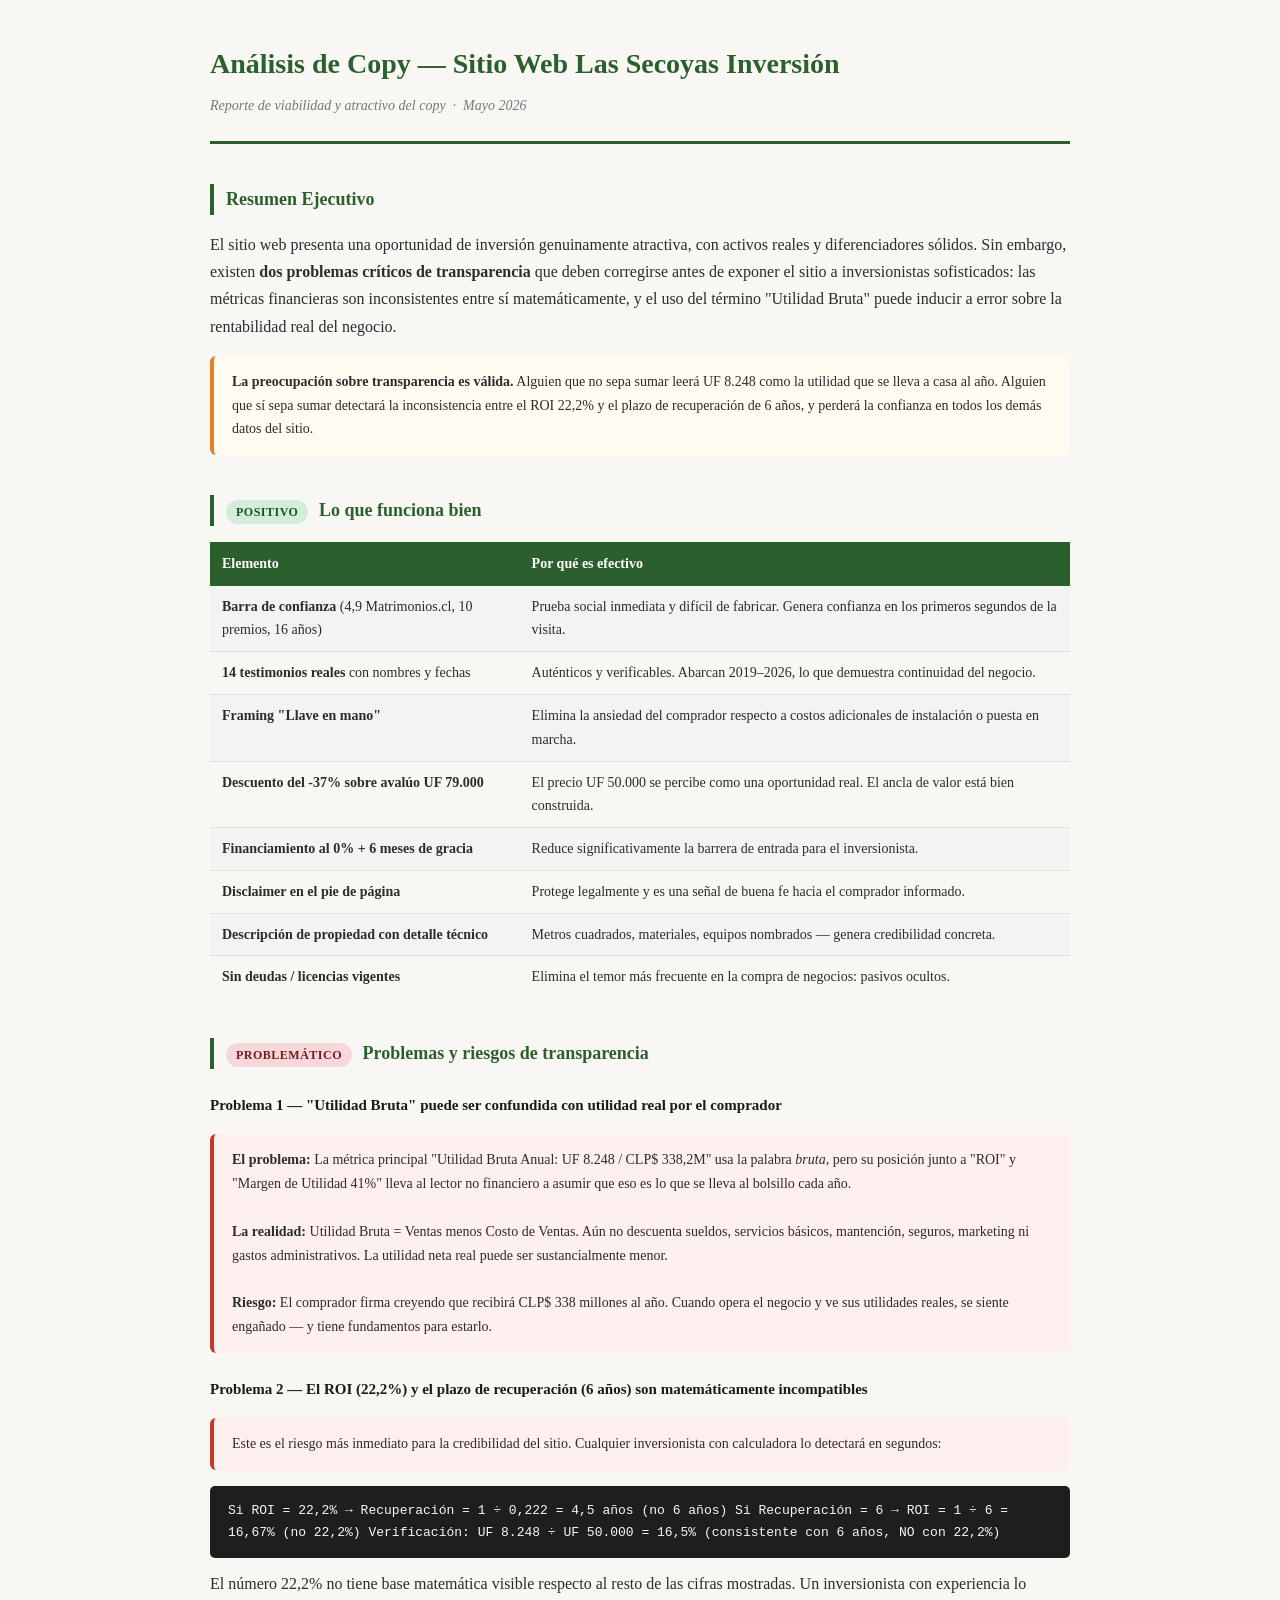
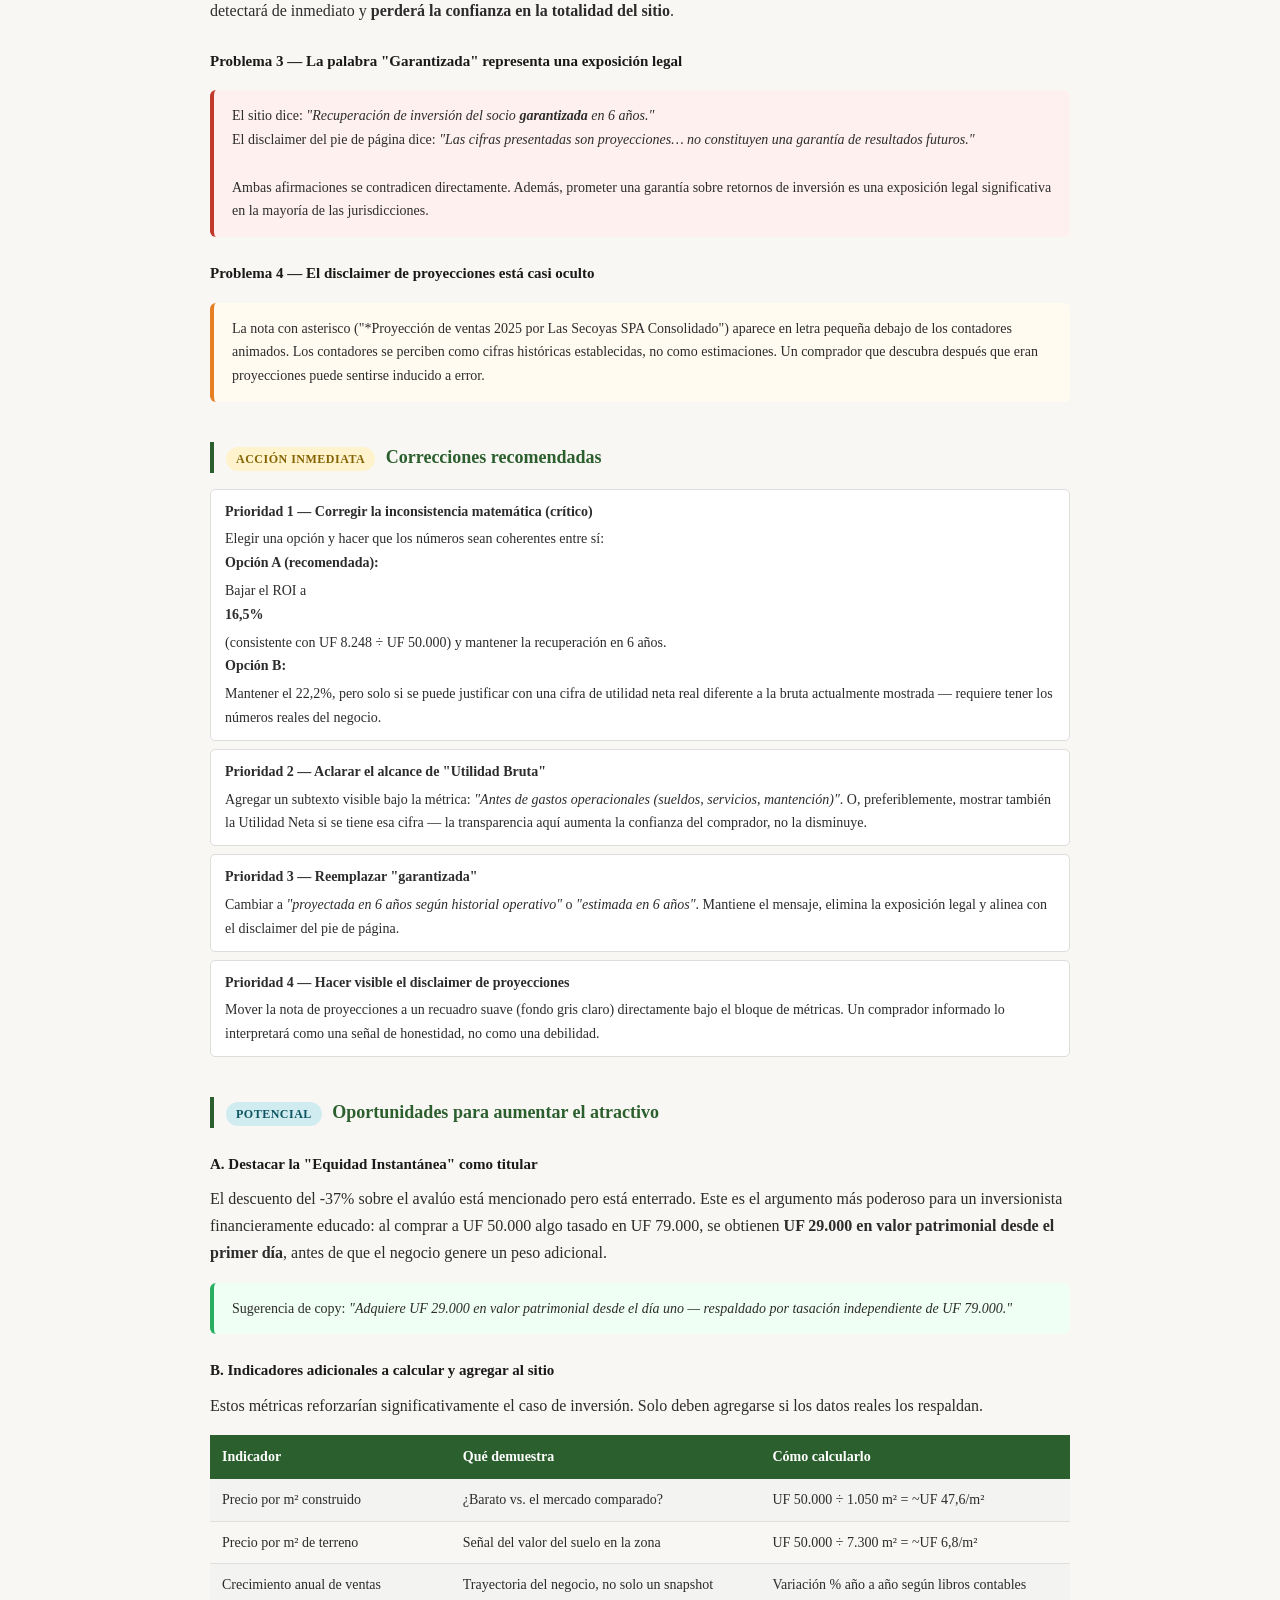
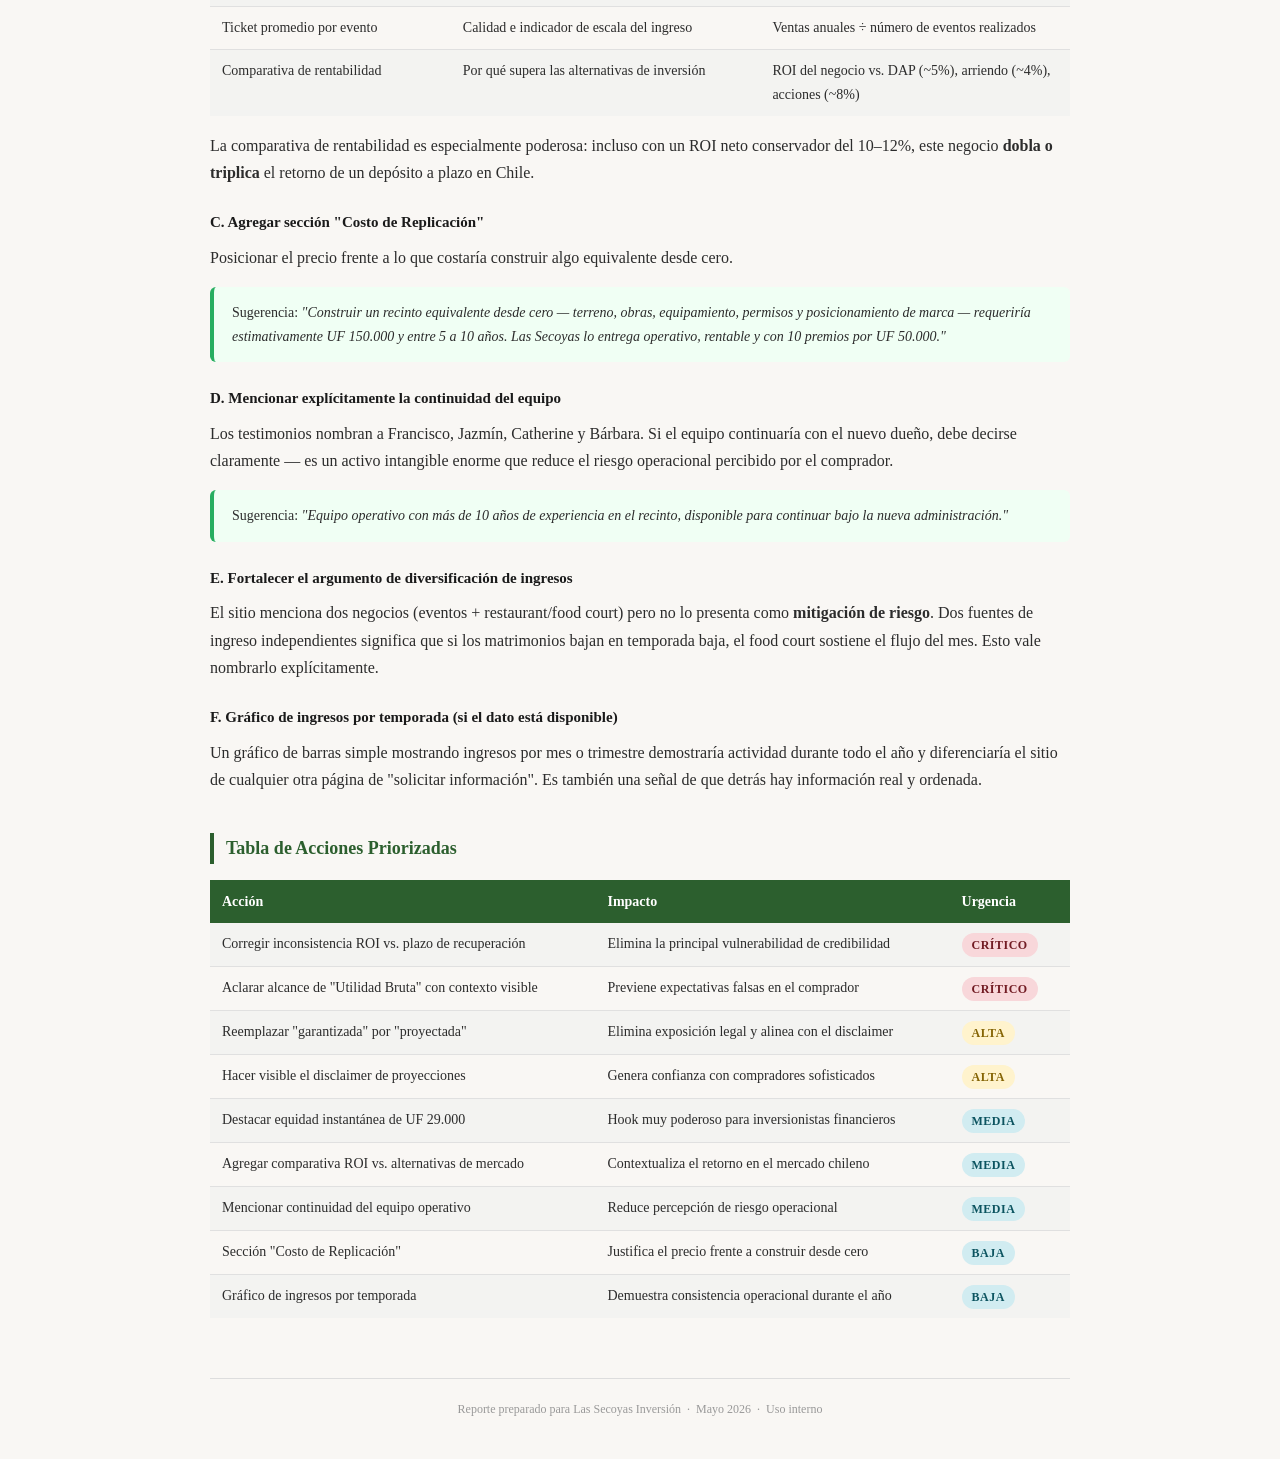
<file: reporte-copy.html>
<!DOCTYPE html>
<html lang="es">
<head>
  <meta charset="UTF-8">
  <meta name="viewport" content="width=device-width, initial-scale=1.0">
  <title>Reporte de Copy — Las Secoyas Inversión</title>
  <style>
    * { box-sizing: border-box; margin: 0; padding: 0; }
    body {
      font-family: 'Georgia', serif;
      background: #f9f7f4;
      color: #2c2c2c;
      line-height: 1.7;
      padding: 40px 20px;
    }
    .container { max-width: 860px; margin: 0 auto; }

    .report-header {
      border-bottom: 3px solid #2c5f2e;
      padding-bottom: 24px;
      margin-bottom: 36px;
    }
    .report-header h1 { font-size: 28px; color: #2c5f2e; margin-bottom: 6px; }
    .report-header .meta { color: #777; font-size: 14px; font-style: italic; }

    h2 {
      font-size: 18px;
      color: #2c5f2e;
      border-left: 4px solid #2c5f2e;
      padding-left: 12px;
      margin: 40px 0 16px;
    }
    h3 { font-size: 15px; margin: 24px 0 8px; color: #1a1a1a; }

    p { margin-bottom: 12px; }

    .badge {
      display: inline-block;
      padding: 2px 10px;
      border-radius: 12px;
      font-size: 12px;
      font-weight: bold;
      letter-spacing: 0.5px;
      margin-right: 6px;
      vertical-align: middle;
    }
    .badge-good { background: #d4edda; color: #155724; }
    .badge-bad  { background: #f8d7da; color: #721c24; }
    .badge-warn { background: #fff3cd; color: #856404; }
    .badge-idea { background: #d1ecf1; color: #0c5460; }

    table { width: 100%; border-collapse: collapse; margin: 16px 0; font-size: 14px; }
    th { background: #2c5f2e; color: white; text-align: left; padding: 10px 12px; }
    td { padding: 9px 12px; border-bottom: 1px solid #e0e0e0; vertical-align: top; }
    tr:last-child td { border-bottom: none; }
    tr:nth-child(even) td { background: #f3f3f1; }

    .callout {
      border-radius: 6px;
      padding: 14px 18px;
      margin: 16px 0;
      font-size: 14px;
    }
    .callout-red   { background: #fff0f0; border-left: 4px solid #c0392b; }
    .callout-green { background: #f0fff4; border-left: 4px solid #27ae60; }
    .callout-amber { background: #fffbf0; border-left: 4px solid #e67e22; }

    .priority-list { list-style: none; padding: 0; }
    .priority-list li {
      padding: 10px 14px;
      margin-bottom: 8px;
      border-radius: 5px;
      background: white;
      border: 1px solid #ddd;
      font-size: 14px;
    }
    .priority-list li strong { display: block; margin-bottom: 4px; }

    .math {
      background: #1e1e1e;
      color: #f8f8f2;
      font-family: 'Courier New', monospace;
      font-size: 13px;
      padding: 14px 18px;
      border-radius: 5px;
      margin: 12px 0;
    }

    footer {
      margin-top: 60px;
      padding-top: 20px;
      border-top: 1px solid #ddd;
      font-size: 12px;
      color: #999;
      text-align: center;
    }

    @media print {
      body { background: white; }
      .container { max-width: 100%; }
    }
  </style>
</head>
<body>
<div class="container">

  <div class="report-header">
    <h1>Análisis de Copy — Sitio Web Las Secoyas Inversión</h1>
    <div class="meta">Reporte de viabilidad y atractivo del copy &nbsp;·&nbsp; Mayo 2026</div>
  </div>

  <!-- RESUMEN -->
  <h2>Resumen Ejecutivo</h2>
  <p>El sitio web presenta una oportunidad de inversión genuinamente atractiva, con activos reales y diferenciadores sólidos. Sin embargo, existen <strong>dos problemas críticos de transparencia</strong> que deben corregirse antes de exponer el sitio a inversionistas sofisticados: las métricas financieras son inconsistentes entre sí matemáticamente, y el uso del término "Utilidad Bruta" puede inducir a error sobre la rentabilidad real del negocio.</p>

  <div class="callout callout-amber">
    <strong>La preocupación sobre transparencia es válida.</strong> Alguien que no sepa sumar leerá UF 8.248 como la utilidad que se lleva a casa al año. Alguien que sí sepa sumar detectará la inconsistencia entre el ROI 22,2% y el plazo de recuperación de 6 años, y perderá la confianza en todos los demás datos del sitio.
  </div>

  <!-- BUENO -->
  <h2><span class="badge badge-good">POSITIVO</span> Lo que funciona bien</h2>

  <table>
    <tr>
      <th style="width:36%">Elemento</th>
      <th>Por qué es efectivo</th>
    </tr>
    <tr>
      <td><strong>Barra de confianza</strong> (4,9 Matrimonios.cl, 10 premios, 16 años)</td>
      <td>Prueba social inmediata y difícil de fabricar. Genera confianza en los primeros segundos de la visita.</td>
    </tr>
    <tr>
      <td><strong>14 testimonios reales</strong> con nombres y fechas</td>
      <td>Auténticos y verificables. Abarcan 2019–2026, lo que demuestra continuidad del negocio.</td>
    </tr>
    <tr>
      <td><strong>Framing "Llave en mano"</strong></td>
      <td>Elimina la ansiedad del comprador respecto a costos adicionales de instalación o puesta en marcha.</td>
    </tr>
    <tr>
      <td><strong>Descuento del -37% sobre avalúo UF 79.000</strong></td>
      <td>El precio UF 50.000 se percibe como una oportunidad real. El ancla de valor está bien construida.</td>
    </tr>
    <tr>
      <td><strong>Financiamiento al 0% + 6 meses de gracia</strong></td>
      <td>Reduce significativamente la barrera de entrada para el inversionista.</td>
    </tr>
    <tr>
      <td><strong>Disclaimer en el pie de página</strong></td>
      <td>Protege legalmente y es una señal de buena fe hacia el comprador informado.</td>
    </tr>
    <tr>
      <td><strong>Descripción de propiedad con detalle técnico</strong></td>
      <td>Metros cuadrados, materiales, equipos nombrados — genera credibilidad concreta.</td>
    </tr>
    <tr>
      <td><strong>Sin deudas / licencias vigentes</strong></td>
      <td>Elimina el temor más frecuente en la compra de negocios: pasivos ocultos.</td>
    </tr>
  </table>

  <!-- MALO -->
  <h2><span class="badge badge-bad">PROBLEMÁTICO</span> Problemas y riesgos de transparencia</h2>

  <h3>Problema 1 — "Utilidad Bruta" puede ser confundida con utilidad real por el comprador</h3>
  <div class="callout callout-red">
    <strong>El problema:</strong> La métrica principal "Utilidad Bruta Anual: UF 8.248 / CLP$ 338,2M" usa la palabra <em>bruta</em>, pero su posición junto a "ROI" y "Margen de Utilidad 41%" lleva al lector no financiero a asumir que eso es lo que se lleva al bolsillo cada año.
    <br><br>
    <strong>La realidad:</strong> Utilidad Bruta = Ventas menos Costo de Ventas. Aún no descuenta sueldos, servicios básicos, mantención, seguros, marketing ni gastos administrativos. La utilidad neta real puede ser sustancialmente menor.
    <br><br>
    <strong>Riesgo:</strong> El comprador firma creyendo que recibirá CLP$ 338 millones al año. Cuando opera el negocio y ve sus utilidades reales, se siente engañado — y tiene fundamentos para estarlo.
  </div>

  <h3>Problema 2 — El ROI (22,2%) y el plazo de recuperación (6 años) son matemáticamente incompatibles</h3>
  <div class="callout callout-red">
    Este es el riesgo más inmediato para la credibilidad del sitio. Cualquier inversionista con calculadora lo detectará en segundos:
  </div>
  <div class="math">
Si ROI = 22,2%      →  Recuperación = 1 ÷ 0,222 = 4,5 años   (no 6 años)
Si Recuperación = 6 →  ROI = 1 ÷ 6 = 16,67%                  (no 22,2%)
Verificación:           UF 8.248 ÷ UF 50.000 = 16,5%          (consistente con 6 años, NO con 22,2%)
  </div>
  <p>El número 22,2% no tiene base matemática visible respecto al resto de las cifras mostradas. Un inversionista con experiencia lo detectará de inmediato y <strong>perderá la confianza en la totalidad del sitio</strong>.</p>

  <h3>Problema 3 — La palabra "Garantizada" representa una exposición legal</h3>
  <div class="callout callout-red">
    El sitio dice: <em>"Recuperación de inversión del socio <strong>garantizada</strong> en 6 años."</em><br>
    El disclaimer del pie de página dice: <em>"Las cifras presentadas son proyecciones… no constituyen una garantía de resultados futuros."</em>
    <br><br>
    Ambas afirmaciones se contradicen directamente. Además, prometer una garantía sobre retornos de inversión es una exposición legal significativa en la mayoría de las jurisdicciones.
  </div>

  <h3>Problema 4 — El disclaimer de proyecciones está casi oculto</h3>
  <div class="callout callout-amber">
    La nota con asterisco ("*Proyección de ventas 2025 por Las Secoyas SPA Consolidado") aparece en letra pequeña debajo de los contadores animados. Los contadores se perciben como cifras históricas establecidas, no como estimaciones. Un comprador que descubra después que eran proyecciones puede sentirse inducido a error.
  </div>

  <!-- CORRECCIONES -->
  <h2><span class="badge badge-warn">ACCIÓN INMEDIATA</span> Correcciones recomendadas</h2>

  <ul class="priority-list">
    <li>
      <strong>Prioridad 1 — Corregir la inconsistencia matemática (crítico)</strong>
      Elegir una opción y hacer que los números sean coherentes entre sí:<br>
      <strong>Opción A (recomendada):</strong> Bajar el ROI a <strong>16,5%</strong> (consistente con UF 8.248 ÷ UF 50.000) y mantener la recuperación en 6 años.<br>
      <strong>Opción B:</strong> Mantener el 22,2%, pero solo si se puede justificar con una cifra de utilidad neta real diferente a la bruta actualmente mostrada — requiere tener los números reales del negocio.
    </li>
    <li>
      <strong>Prioridad 2 — Aclarar el alcance de "Utilidad Bruta"</strong>
      Agregar un subtexto visible bajo la métrica: <em>"Antes de gastos operacionales (sueldos, servicios, mantención)"</em>. O, preferiblemente, mostrar también la Utilidad Neta si se tiene esa cifra — la transparencia aquí aumenta la confianza del comprador, no la disminuye.
    </li>
    <li>
      <strong>Prioridad 3 — Reemplazar "garantizada"</strong>
      Cambiar a <em>"proyectada en 6 años según historial operativo"</em> o <em>"estimada en 6 años"</em>. Mantiene el mensaje, elimina la exposición legal y alinea con el disclaimer del pie de página.
    </li>
    <li>
      <strong>Prioridad 4 — Hacer visible el disclaimer de proyecciones</strong>
      Mover la nota de proyecciones a un recuadro suave (fondo gris claro) directamente bajo el bloque de métricas. Un comprador informado lo interpretará como una señal de honestidad, no como una debilidad.
    </li>
  </ul>

  <!-- OPORTUNIDADES -->
  <h2><span class="badge badge-idea">POTENCIAL</span> Oportunidades para aumentar el atractivo</h2>

  <h3>A. Destacar la "Equidad Instantánea" como titular</h3>
  <p>El descuento del -37% sobre el avalúo está mencionado pero está enterrado. Este es el argumento más poderoso para un inversionista financieramente educado: al comprar a UF 50.000 algo tasado en UF 79.000, se obtienen <strong>UF 29.000 en valor patrimonial desde el primer día</strong>, antes de que el negocio genere un peso adicional.</p>
  <div class="callout callout-green">
    Sugerencia de copy: <em>"Adquiere UF 29.000 en valor patrimonial desde el día uno — respaldado por tasación independiente de UF 79.000."</em>
  </div>

  <h3>B. Indicadores adicionales a calcular y agregar al sitio</h3>
  <p>Estos métricas reforzarían significativamente el caso de inversión. Solo deben agregarse si los datos reales los respaldan.</p>

  <table>
    <tr>
      <th style="width:28%">Indicador</th>
      <th style="width:36%">Qué demuestra</th>
      <th>Cómo calcularlo</th>
    </tr>
    <tr>
      <td>Precio por m² construido</td>
      <td>¿Barato vs. el mercado comparado?</td>
      <td>UF 50.000 ÷ 1.050 m² = ~UF 47,6/m²</td>
    </tr>
    <tr>
      <td>Precio por m² de terreno</td>
      <td>Señal del valor del suelo en la zona</td>
      <td>UF 50.000 ÷ 7.300 m² = ~UF 6,8/m²</td>
    </tr>
    <tr>
      <td>Crecimiento anual de ventas</td>
      <td>Trayectoria del negocio, no solo un snapshot</td>
      <td>Variación % año a año según libros contables</td>
    </tr>
    <tr>
      <td>Ticket promedio por evento</td>
      <td>Calidad e indicador de escala del ingreso</td>
      <td>Ventas anuales ÷ número de eventos realizados</td>
    </tr>
    <tr>
      <td>Comparativa de rentabilidad</td>
      <td>Por qué supera las alternativas de inversión</td>
      <td>ROI del negocio vs. DAP (~5%), arriendo (~4%), acciones (~8%)</td>
    </tr>
  </table>

  <p>La comparativa de rentabilidad es especialmente poderosa: incluso con un ROI neto conservador del 10–12%, este negocio <strong>dobla o triplica</strong> el retorno de un depósito a plazo en Chile.</p>

  <h3>C. Agregar sección "Costo de Replicación"</h3>
  <p>Posicionar el precio frente a lo que costaría construir algo equivalente desde cero.</p>
  <div class="callout callout-green">
    Sugerencia: <em>"Construir un recinto equivalente desde cero — terreno, obras, equipamiento, permisos y posicionamiento de marca — requeriría estimativamente UF 150.000 y entre 5 a 10 años. Las Secoyas lo entrega operativo, rentable y con 10 premios por UF 50.000."</em>
  </div>

  <h3>D. Mencionar explícitamente la continuidad del equipo</h3>
  <p>Los testimonios nombran a Francisco, Jazmín, Catherine y Bárbara. Si el equipo continuaría con el nuevo dueño, debe decirse claramente — es un activo intangible enorme que reduce el riesgo operacional percibido por el comprador.</p>
  <div class="callout callout-green">
    Sugerencia: <em>"Equipo operativo con más de 10 años de experiencia en el recinto, disponible para continuar bajo la nueva administración."</em>
  </div>

  <h3>E. Fortalecer el argumento de diversificación de ingresos</h3>
  <p>El sitio menciona dos negocios (eventos + restaurant/food court) pero no lo presenta como <strong>mitigación de riesgo</strong>. Dos fuentes de ingreso independientes significa que si los matrimonios bajan en temporada baja, el food court sostiene el flujo del mes. Esto vale nombrarlo explícitamente.</p>

  <h3>F. Gráfico de ingresos por temporada (si el dato está disponible)</h3>
  <p>Un gráfico de barras simple mostrando ingresos por mes o trimestre demostraría actividad durante todo el año y diferenciaría el sitio de cualquier otra página de "solicitar información". Es también una señal de que detrás hay información real y ordenada.</p>

  <!-- TABLA RESUMEN -->
  <h2>Tabla de Acciones Priorizadas</h2>

  <table>
    <tr>
      <th>Acción</th>
      <th>Impacto</th>
      <th>Urgencia</th>
    </tr>
    <tr>
      <td>Corregir inconsistencia ROI vs. plazo de recuperación</td>
      <td>Elimina la principal vulnerabilidad de credibilidad</td>
      <td><span class="badge badge-bad">CRÍTICO</span></td>
    </tr>
    <tr>
      <td>Aclarar alcance de "Utilidad Bruta" con contexto visible</td>
      <td>Previene expectativas falsas en el comprador</td>
      <td><span class="badge badge-bad">CRÍTICO</span></td>
    </tr>
    <tr>
      <td>Reemplazar "garantizada" por "proyectada"</td>
      <td>Elimina exposición legal y alinea con el disclaimer</td>
      <td><span class="badge badge-warn">ALTA</span></td>
    </tr>
    <tr>
      <td>Hacer visible el disclaimer de proyecciones</td>
      <td>Genera confianza con compradores sofisticados</td>
      <td><span class="badge badge-warn">ALTA</span></td>
    </tr>
    <tr>
      <td>Destacar equidad instantánea de UF 29.000</td>
      <td>Hook muy poderoso para inversionistas financieros</td>
      <td><span class="badge badge-idea">MEDIA</span></td>
    </tr>
    <tr>
      <td>Agregar comparativa ROI vs. alternativas de mercado</td>
      <td>Contextualiza el retorno en el mercado chileno</td>
      <td><span class="badge badge-idea">MEDIA</span></td>
    </tr>
    <tr>
      <td>Mencionar continuidad del equipo operativo</td>
      <td>Reduce percepción de riesgo operacional</td>
      <td><span class="badge badge-idea">MEDIA</span></td>
    </tr>
    <tr>
      <td>Sección "Costo de Replicación"</td>
      <td>Justifica el precio frente a construir desde cero</td>
      <td><span class="badge badge-idea">BAJA</span></td>
    </tr>
    <tr>
      <td>Gráfico de ingresos por temporada</td>
      <td>Demuestra consistencia operacional durante el año</td>
      <td><span class="badge badge-idea">BAJA</span></td>
    </tr>
  </table>

  <footer>
    Reporte preparado para Las Secoyas Inversión &nbsp;·&nbsp; Mayo 2026 &nbsp;·&nbsp; Uso interno
  </footer>

</div>
</body>
</html>
</file>
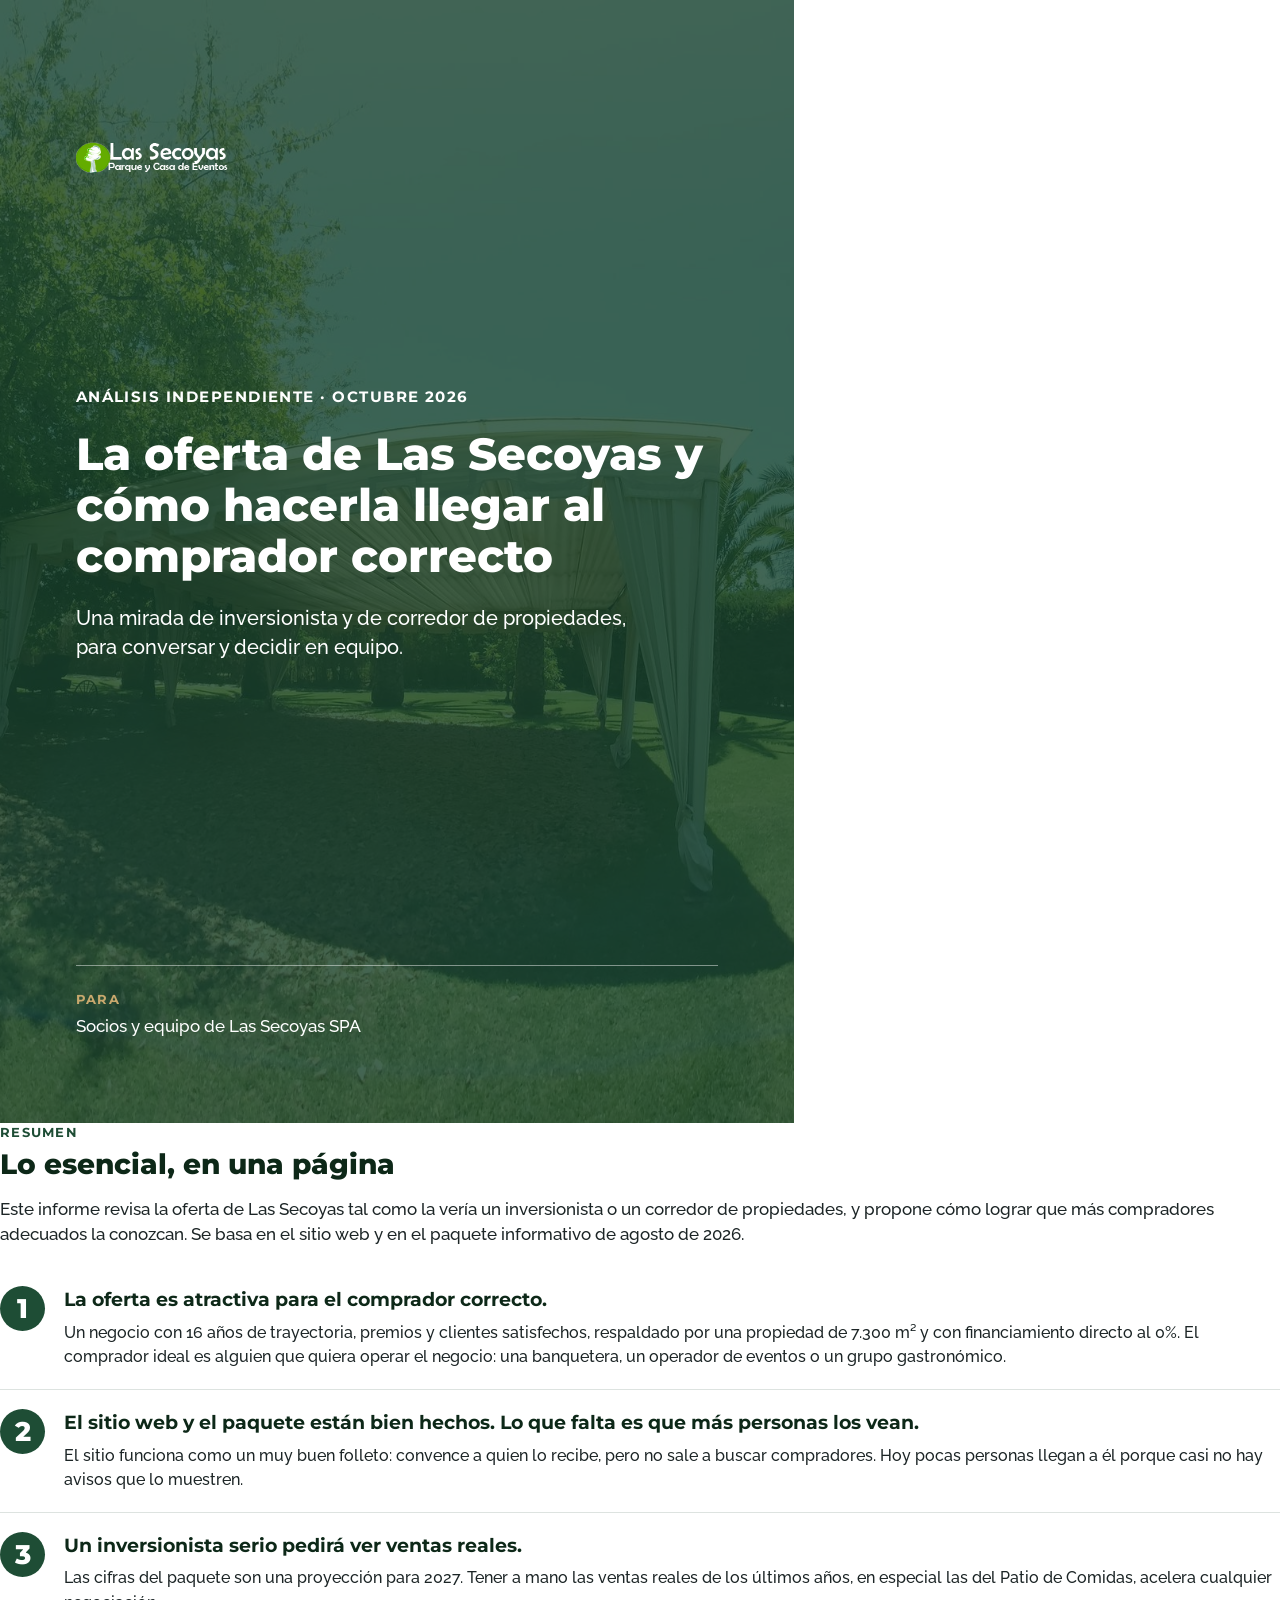
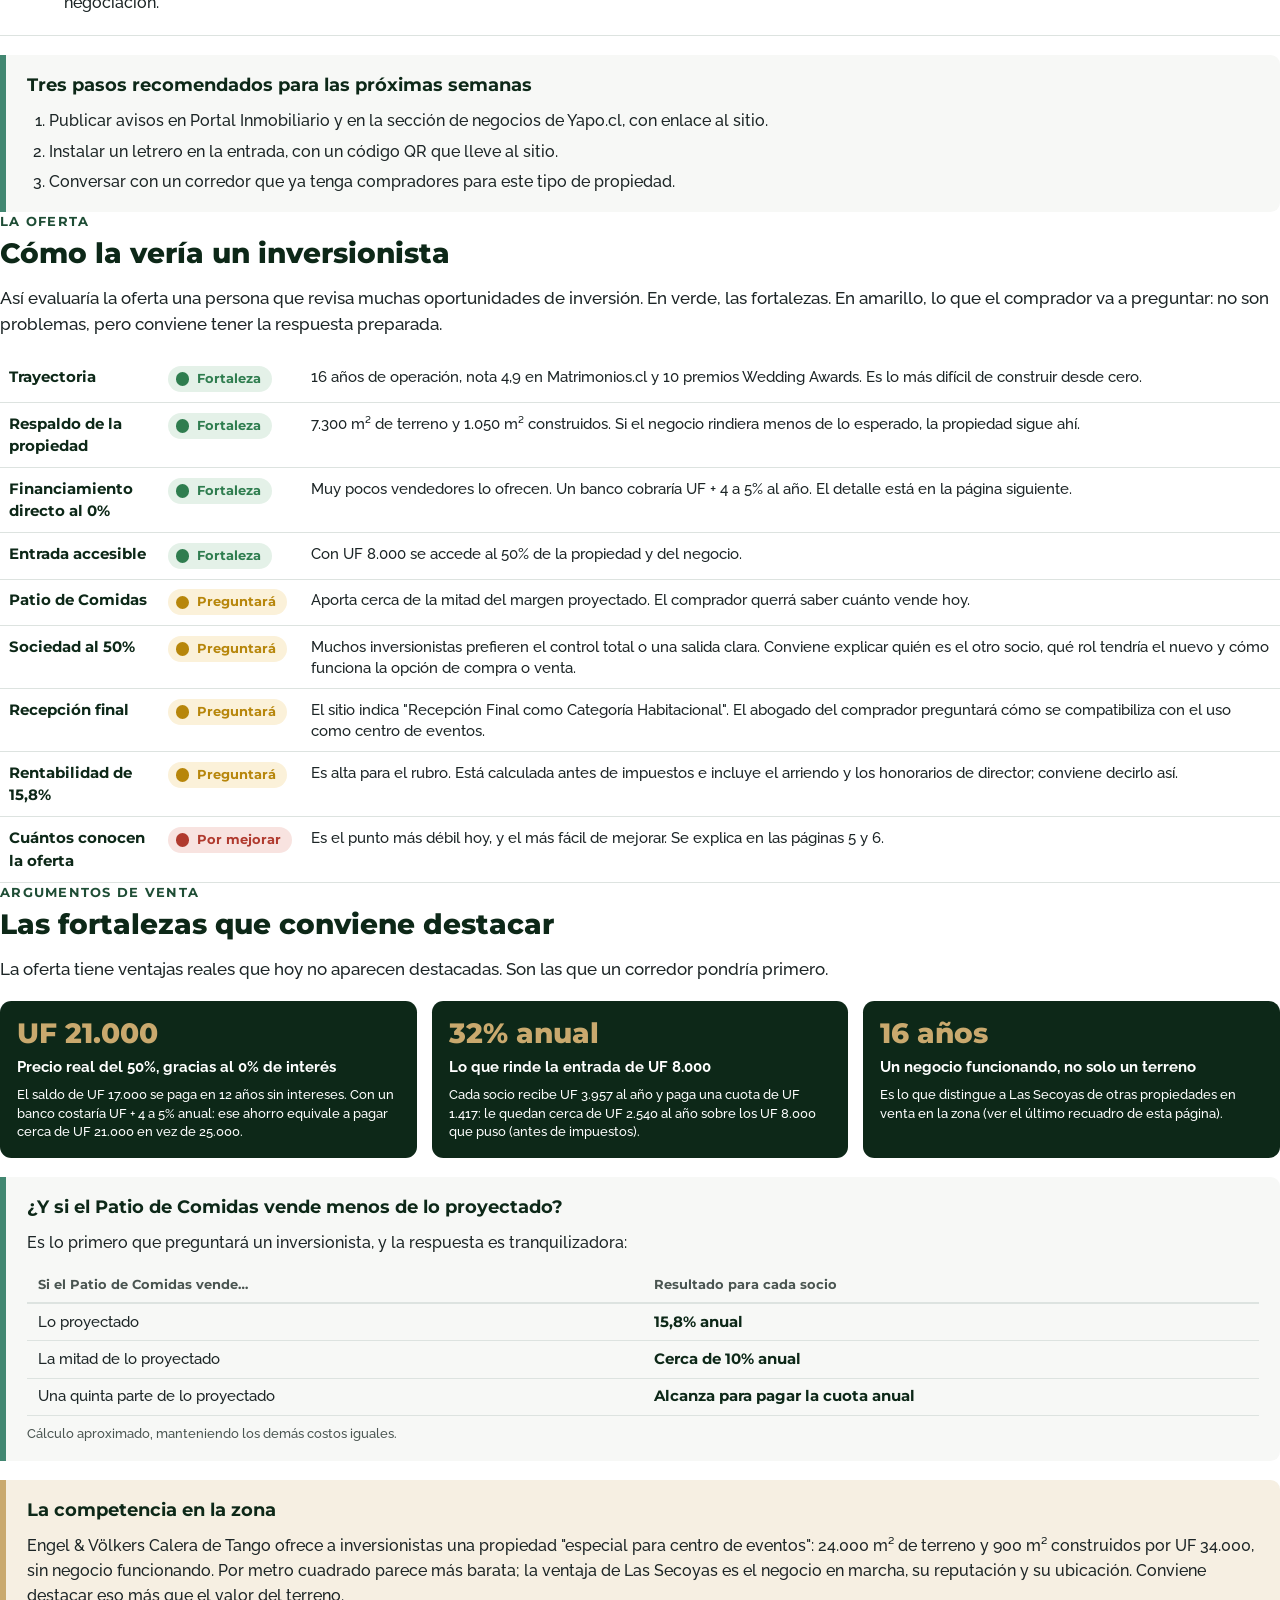
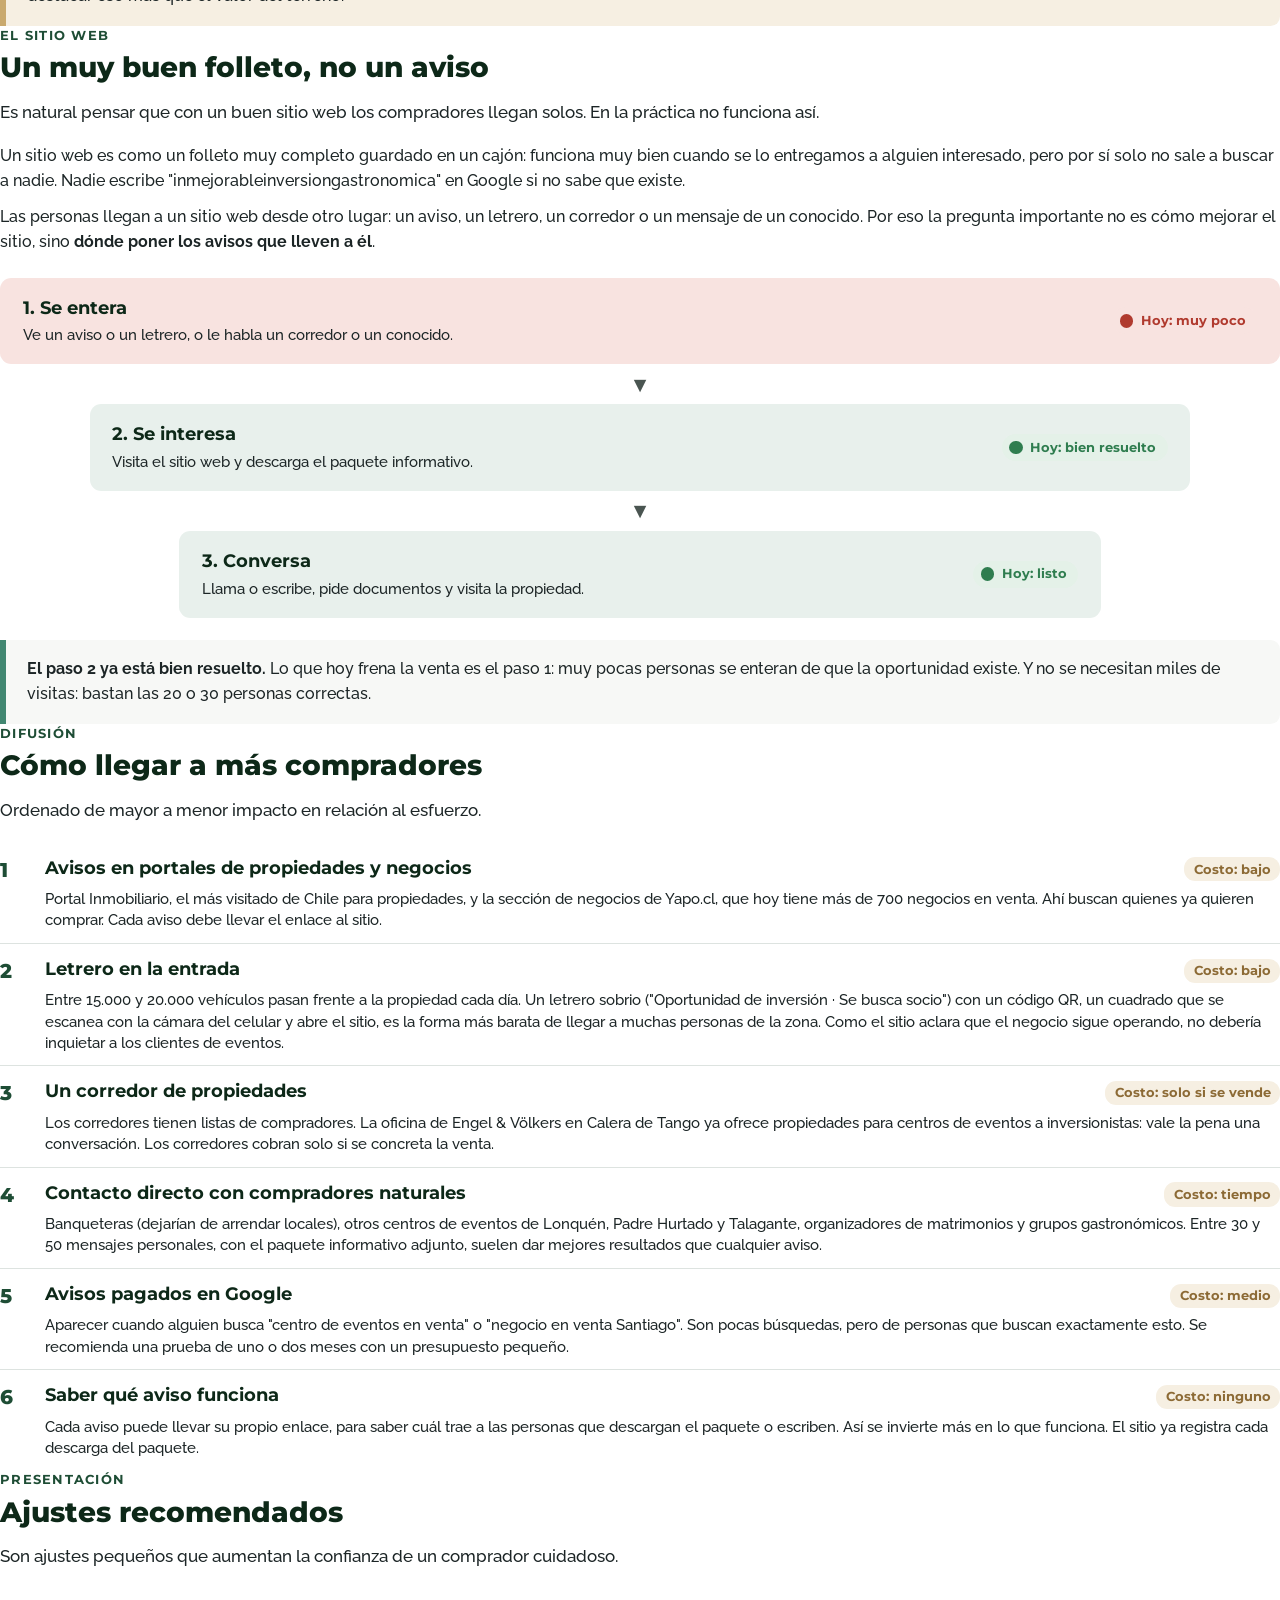
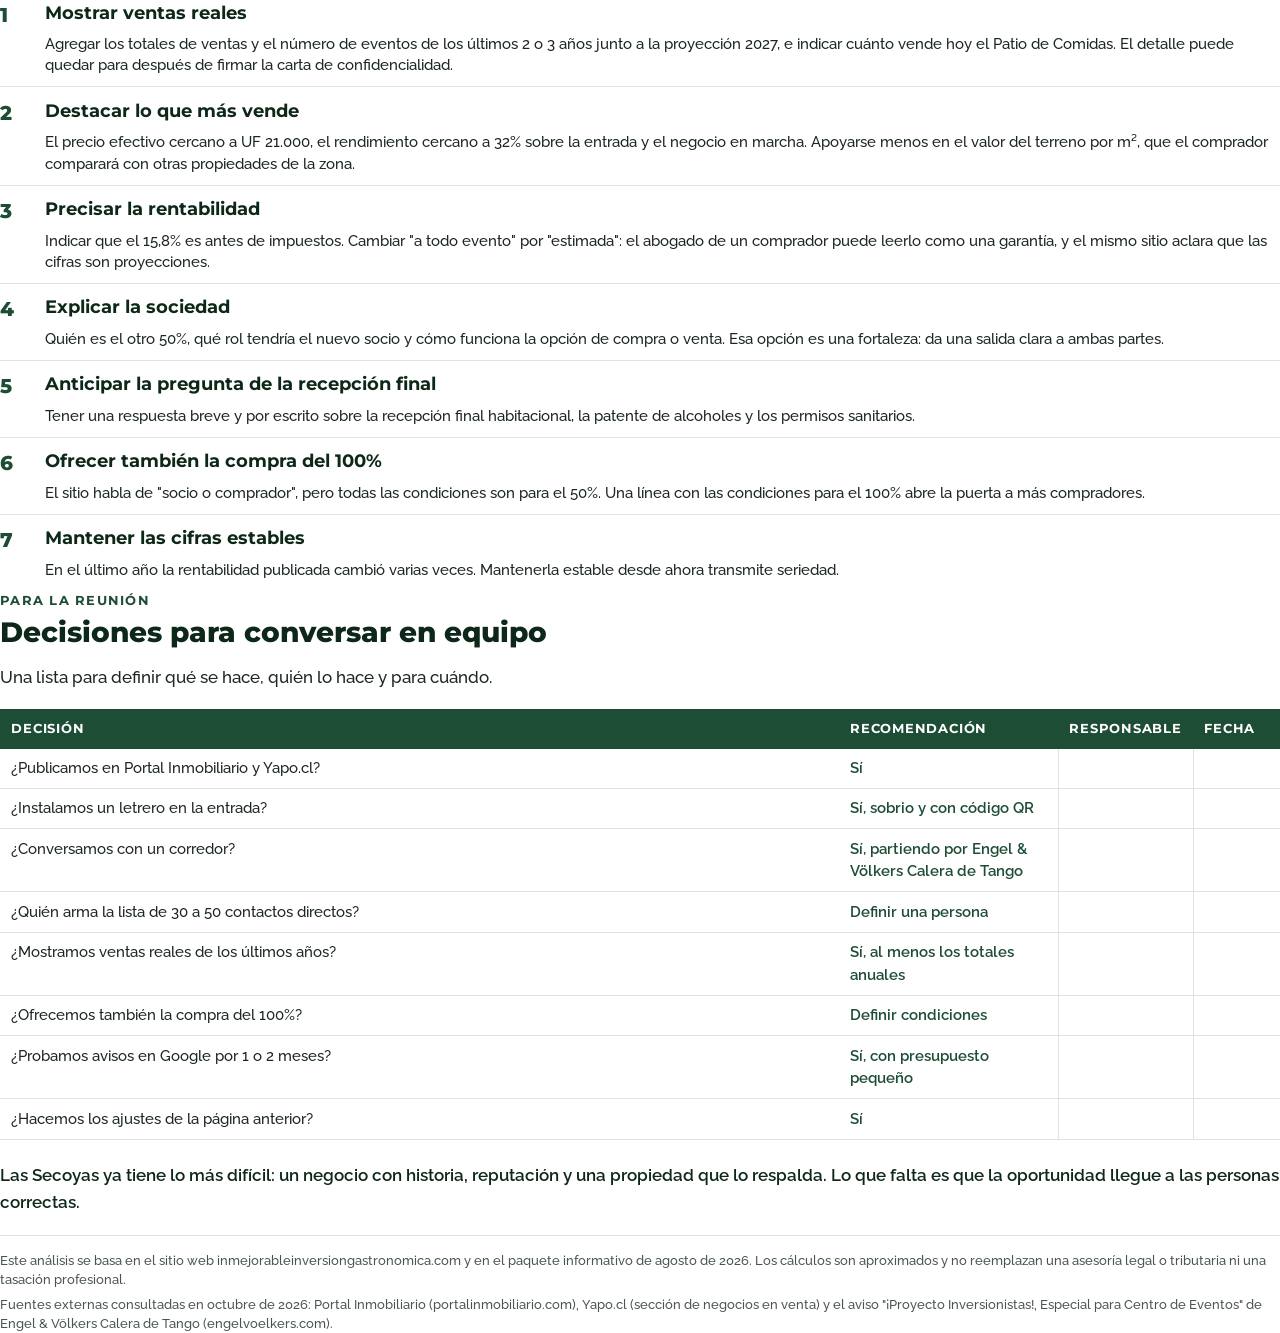
<file: informes/analisis-oferta-difusion.html>
<!DOCTYPE html>
<!-- Internal report for the Las Secoyas partners — NOT for the public website (see .htaccess).
     PDF: print with headless Chrome, e.g.
     chrome --headless --no-pdf-header-footer --print-to-pdf=informes/Las-Secoyas-Analisis-Oferta-y-Difusion-Oct-2026.pdf informes/analisis-oferta-difusion.html -->
<html lang="es-CL">
<head>
<meta charset="UTF-8">
<meta name="robots" content="noindex, nofollow">
<title>Las Secoyas — Análisis de la oferta y estrategia de difusión</title>
<style>
@font-face { font-family: 'Montserrat'; src: url('../paquete/fuentes/montserrat-latin.woff2') format('woff2'); font-weight: 400 900; }
@font-face { font-family: 'Raleway'; src: url('../paquete/fuentes/raleway-latin.woff2') format('woff2'); font-weight: 400 700; }

:root {
  --verde: #428771;
  --verde-oscuro: #0D2818;
  --verde-medio: #1E4D35;
  --verde-suave: #E8F0EC;
  --oro: #C9A96E;
  --oro-oscuro: #8C6A35;
  --oro-suave: #F6EFE2;
  --crema: #F7F8F6;
  --texto: #1C2526;
  --gris: #4A5551;
  --linea: #DDE3E0;
  --ok: #2F7D4F;
  --ojo: #B7860B;
  --alerta: #B03A2E;
}

@page {
  size: A4;
  margin: 20mm 20mm 22mm;
  @bottom-left { content: "Las Secoyas · Análisis de la oferta y difusión · Octubre 2026"; font-family: 'Raleway', sans-serif; font-size: 9pt; color: #4A5551; }
  @bottom-right { content: "Página " counter(page) " de " counter(pages); font-family: 'Raleway', sans-serif; font-size: 9pt; color: #4A5551; }
}
@page :first {
  margin: 0;
  @bottom-left { content: none; }
  @bottom-right { content: none; }
}

* { box-sizing: border-box; margin: 0; padding: 0; }
html, body { -webkit-print-color-adjust: exact; print-color-adjust: exact; }

body {
  font-family: 'Raleway', sans-serif;
  font-weight: 500;
  font-size: 12pt;
  line-height: 1.55;
  color: var(--texto);
}

h1, h2, h3, .n { font-family: 'Montserrat', sans-serif; font-variant-numeric: lining-nums; }
h2 { font-size: 21pt; font-weight: 800; color: var(--verde-oscuro); line-height: 1.2; margin-bottom: 4mm; }
h3 { font-size: 13.5pt; font-weight: 700; color: var(--verde-oscuro); margin-bottom: 1.5mm; }
p + p { margin-top: 3mm; }
strong { font-weight: 700; }

.seccion { break-before: page; }
.eyebrow { display: block; font-family: 'Montserrat', sans-serif; font-size: 9.5pt; font-weight: 700; letter-spacing: .1em; text-transform: uppercase; color: var(--verde-medio); margin-bottom: 1.5mm; }
.intro { font-size: 12.5pt; margin-bottom: 5mm; }
.chico { font-size: 10pt; color: var(--gris); }
.evitar-corte { break-inside: avoid; }

/* ─── Cover ─── */
.portada { position: relative; width: 210mm; height: 297mm; overflow: hidden; color: #fff; background: var(--verde-medio); }
.portada img.foto { position: absolute; inset: 0; width: 100%; height: 100%; object-fit: cover; }
.portada .velo { position: absolute; inset: 0; background: rgba(22, 64, 43, .80); }
.portada .contenido { position: relative; height: 100%; padding: 24mm 20mm 22mm; display: flex; flex-direction: column; }
.portada .logo { height: 26mm; align-self: flex-start; }
.portada .eyebrow { color: #fff; font-size: 11pt; margin-top: 52mm; }
.portada h1 { font-size: 34pt; font-weight: 800; line-height: 1.12; margin: 4mm 0 6mm; }
.portada .sub { font-size: 15pt; line-height: 1.45; max-width: 150mm; }
.portada .para { margin-top: auto; border-top: 1px solid rgba(255,255,255,.45); padding-top: 6mm; font-size: 12.5pt; }
.portada .para strong { display: block; font-family: 'Montserrat', sans-serif; font-size: 10pt; letter-spacing: .1em; text-transform: uppercase; color: var(--oro); margin-bottom: 1mm; }

/* ─── Key ideas ─── */
.idea { display: grid; grid-template-columns: 13mm 1fr; gap: 4mm; padding: 5mm 0; border-bottom: 1px solid var(--linea); break-inside: avoid; }
.idea:last-of-type { border-bottom: 0; }
.idea .num { font-family: 'Montserrat', sans-serif; font-size: 20pt; font-weight: 800; color: #fff; background: var(--verde-medio); border-radius: 50%; width: 12mm; height: 12mm; display: flex; align-items: center; justify-content: center; }
.idea h3 { font-size: 14pt; }

.recuadro { background: var(--crema); border-left: 1.6mm solid var(--verde); border-radius: 0 2.5mm 2.5mm 0; padding: 4.5mm 5.5mm; margin-top: 5mm; break-inside: avoid; }
.recuadro.oro { background: var(--oro-suave); border-left-color: var(--oro); }
.recuadro h3 { margin-bottom: 2.5mm; }
.recuadro ol { padding-left: 6mm; }
.recuadro li + li { margin-top: 1.5mm; }

/* ─── Traffic-light table ─── */
.semaforo { width: 100%; border-collapse: collapse; }
.semaforo td { padding: 2.6mm 2.5mm; font-size: 11pt; line-height: 1.45; border-bottom: 1px solid var(--linea); vertical-align: top; }
.semaforo tr { break-inside: avoid; }
.semaforo td.tema { width: 42mm; font-family: 'Montserrat', sans-serif; font-weight: 700; font-size: 11.5pt; color: var(--verde-oscuro); }
.semaforo td.estado { width: 34mm; }
.pildora { display: inline-flex; align-items: center; gap: 2mm; font-family: 'Montserrat', sans-serif; font-size: 9.5pt; font-weight: 700; padding: 1mm 3mm 1mm 2mm; border-radius: 5mm; white-space: nowrap; }
.pildora::before { content: ""; width: 3.6mm; height: 3.6mm; border-radius: 50%; background: currentColor; }
.p-ok { color: var(--ok); background: #E4F1E8; }
.p-ojo { color: var(--ojo); background: #FBF1D9; }
.p-alerta { color: var(--alerta); background: #F8E3E0; }

/* ─── Big-number cards ─── */
.cifras { display: grid; grid-template-columns: repeat(3, 1fr); gap: 4mm; margin-bottom: 5mm; }
.cifra { background: var(--verde-oscuro); color: #fff; border-radius: 3mm; padding: 4.5mm; break-inside: avoid; }
.cifra .n { display: block; white-space: nowrap; font-size: 21pt; font-weight: 800; line-height: 1.1; color: var(--oro); }
.cifra strong { display: block; font-size: 11.5pt; margin: 2mm 0 2mm; line-height: 1.35; }
.cifra p { font-size: 10pt; line-height: 1.4; }

.tabla-simple { width: 100%; border-collapse: collapse; margin: 3mm 0 2mm; }
.tabla-simple th { font-family: 'Montserrat', sans-serif; font-size: 9.5pt; width: 72mm; text-align: left; color: var(--gris); padding: 2mm 3mm; border-bottom: 2px solid var(--linea); }
.tabla-simple td { padding: 1.8mm 3mm; font-size: 11pt; border-bottom: 1px solid var(--linea); }
.tabla-simple td.n { font-weight: 700; color: var(--verde-oscuro); }

/* ─── Buyer path diagram ─── */
.camino { margin: 6mm 0 6mm; display: flex; flex-direction: column; align-items: center; gap: 2.5mm; }
.paso { border-radius: 3mm; padding: 4.5mm 6mm; display: grid; grid-template-columns: 1fr auto; gap: 4mm; align-items: center; break-inside: avoid; }
.paso:nth-child(1) { width: 100%; background: #F8E3E0; }
.paso:nth-child(3) { width: 86%; background: var(--verde-suave); }
.paso:nth-child(5) { width: 72%; background: var(--verde-suave); }
.paso h3 { margin-bottom: .5mm; }
.paso p { font-size: 11pt; }
.flecha { font-size: 16pt; color: var(--gris); line-height: 1; }

/* ─── Channels ─── */
.canal { display: grid; grid-template-columns: 9mm 1fr; gap: 3mm; padding: 3.2mm 0; border-bottom: 1px solid var(--linea); break-inside: avoid; }
.canal:last-child { border-bottom: 0; }
.canal .num { font-family: 'Montserrat', sans-serif; font-size: 15pt; font-weight: 800; color: var(--verde-medio); }
.canal p { font-size: 11pt; line-height: 1.45; }
.canal .cab { display: flex; justify-content: space-between; align-items: baseline; gap: 4mm; }
.costo { flex-shrink: 0; white-space: nowrap; font-family: 'Montserrat', sans-serif; font-size: 9.5pt; font-weight: 700; color: var(--oro-oscuro); background: var(--oro-suave); padding: .6mm 2.5mm; border-radius: 3mm; }

/* ─── Adjustments list ─── */
.ajustes { list-style: none; counter-reset: a; }
.ajustes li { counter-increment: a; display: grid; grid-template-columns: 9mm 1fr; gap: 3mm; padding: 2.8mm 0; border-bottom: 1px solid var(--linea); break-inside: avoid; }
.ajustes li::before { content: counter(a); font-family: 'Montserrat', sans-serif; font-size: 15pt; font-weight: 800; color: var(--verde-medio); }
.ajustes li:last-child { border-bottom: 0; }
.ajustes p { font-size: 11pt; line-height: 1.45; }

/* ─── Decisions table ─── */
.decisiones { width: 100%; border-collapse: collapse; font-size: 11pt; }
.decisiones th { font-family: 'Montserrat', sans-serif; font-size: 9.5pt; letter-spacing: .06em; text-transform: uppercase; text-align: left; color: #fff; background: var(--verde-medio); padding: 2.6mm 3mm; }
.decisiones td { padding: 2.2mm 3mm; border-bottom: 1px solid var(--linea); vertical-align: top; }
.decisiones tr { break-inside: avoid; }
.decisiones td.blanco { width: 23mm; border-left: 1px solid var(--linea); }
.decisiones td.reco { width: 58mm; color: var(--verde-medio); font-weight: 600; }

.cierre { margin-top: 6mm; font-size: 13pt; font-weight: 600; color: var(--verde-oscuro); break-inside: avoid; }
.notas { margin-top: 5mm; padding-top: 4mm; border-top: 1px solid var(--linea); font-size: 9.5pt; color: var(--gris); line-height: 1.5; break-inside: avoid; }
.notas p + p { margin-top: 1.5mm; }
</style>
</head>
<body>

<!-- ─────────────────────────── Portada ─────────────────────────── -->
<section class="portada">
  <img class="foto" src="../paquete/img/portada.jpg" alt="">
  <div class="velo"></div>
  <div class="contenido">
    <img class="logo" src="../images/logo3.png" alt="Las Secoyas">
    <span class="eyebrow">Análisis independiente · Octubre 2026</span>
    <h1>La oferta de Las Secoyas y cómo hacerla llegar al comprador correcto</h1>
    <p class="sub">Una mirada de inversionista y de corredor de propiedades, para conversar y decidir en equipo.</p>
    <div class="para"><strong>Para</strong>Socios y equipo de Las Secoyas SPA</div>
  </div>
</section>

<!-- ─────────────────────────── Lo esencial ─────────────────────────── -->
<section class="seccion">
  <span class="eyebrow">Resumen</span>
  <h2>Lo esencial, en una página</h2>
  <p class="intro">Este informe revisa la oferta de Las Secoyas tal como la vería un inversionista o un corredor de propiedades, y propone cómo lograr que más compradores adecuados la conozcan. Se basa en el sitio web y en el paquete informativo de agosto de 2026.</p>

  <div class="idea">
    <span class="num">1</span>
    <div>
      <h3>La oferta es atractiva para el comprador correcto.</h3>
      <p>Un negocio con 16 años de trayectoria, premios y clientes satisfechos, respaldado por una propiedad de 7.300 m² y con financiamiento directo al 0%. El comprador ideal es alguien que quiera operar el negocio: una banquetera, un operador de eventos o un grupo gastronómico.</p>
    </div>
  </div>
  <div class="idea">
    <span class="num">2</span>
    <div>
      <h3>El sitio web y el paquete están bien hechos. Lo que falta es que más personas los vean.</h3>
      <p>El sitio funciona como un muy buen folleto: convence a quien lo recibe, pero no sale a buscar compradores. Hoy pocas personas llegan a él porque casi no hay avisos que lo muestren.</p>
    </div>
  </div>
  <div class="idea">
    <span class="num">3</span>
    <div>
      <h3>Un inversionista serio pedirá ver ventas reales.</h3>
      <p>Las cifras del paquete son una proyección para 2027. Tener a mano las ventas reales de los últimos años, en especial las del Patio de Comidas, acelera cualquier negociación.</p>
    </div>
  </div>

  <div class="recuadro">
    <h3>Tres pasos recomendados para las próximas semanas</h3>
    <ol>
      <li>Publicar avisos en Portal Inmobiliario y en la sección de negocios de Yapo.cl, con enlace al sitio.</li>
      <li>Instalar un letrero en la entrada, con un código QR que lleve al sitio.</li>
      <li>Conversar con un corredor que ya tenga compradores para este tipo de propiedad.</li>
    </ol>
  </div>
</section>

<!-- ─────────────────────────── La oferta vista por un inversionista ─────────────────────────── -->
<section class="seccion">
  <span class="eyebrow">La oferta</span>
  <h2>Cómo la vería un inversionista</h2>
  <p class="intro">Así evaluaría la oferta una persona que revisa muchas oportunidades de inversión. En verde, las fortalezas. En amarillo, lo que el comprador va a preguntar: no son problemas, pero conviene tener la respuesta preparada.</p>

  <table class="semaforo">
    <tr>
      <td class="tema">Trayectoria</td>
      <td class="estado"><span class="pildora p-ok">Fortaleza</span></td>
      <td>16 años de operación, nota 4,9 en Matrimonios.cl y 10 premios Wedding Awards. Es lo más difícil de construir desde cero.</td>
    </tr>
    <tr>
      <td class="tema">Respaldo de la propiedad</td>
      <td class="estado"><span class="pildora p-ok">Fortaleza</span></td>
      <td>7.300 m² de terreno y 1.050 m² construidos. Si el negocio rindiera menos de lo esperado, la propiedad sigue ahí.</td>
    </tr>
    <tr>
      <td class="tema">Financiamiento directo al 0%</td>
      <td class="estado"><span class="pildora p-ok">Fortaleza</span></td>
      <td>Muy pocos vendedores lo ofrecen. Un banco cobraría UF + 4 a 5% al año. El detalle está en la página siguiente.</td>
    </tr>
    <tr>
      <td class="tema">Entrada accesible</td>
      <td class="estado"><span class="pildora p-ok">Fortaleza</span></td>
      <td>Con UF 8.000 se accede al 50% de la propiedad y del negocio.</td>
    </tr>
    <tr>
      <td class="tema">Patio de Comidas</td>
      <td class="estado"><span class="pildora p-ojo">Preguntará</span></td>
      <td>Aporta cerca de la mitad del margen proyectado. El comprador querrá saber cuánto vende hoy.</td>
    </tr>
    <tr>
      <td class="tema">Sociedad al 50%</td>
      <td class="estado"><span class="pildora p-ojo">Preguntará</span></td>
      <td>Muchos inversionistas prefieren el control total o una salida clara. Conviene explicar quién es el otro socio, qué rol tendría el nuevo y cómo funciona la opción de compra o venta.</td>
    </tr>
    <tr>
      <td class="tema">Recepción final</td>
      <td class="estado"><span class="pildora p-ojo">Preguntará</span></td>
      <td>El sitio indica "Recepción Final como Categoría Habitacional". El abogado del comprador preguntará cómo se compatibiliza con el uso como centro de eventos.</td>
    </tr>
    <tr>
      <td class="tema">Rentabilidad de 15,8%</td>
      <td class="estado"><span class="pildora p-ojo">Preguntará</span></td>
      <td>Es alta para el rubro. Está calculada antes de impuestos e incluye el arriendo y los honorarios de director; conviene decirlo así.</td>
    </tr>
    <tr>
      <td class="tema">Cuántos conocen la oferta</td>
      <td class="estado"><span class="pildora p-alerta">Por mejorar</span></td>
      <td>Es el punto más débil hoy, y el más fácil de mejorar. Se explica en las páginas 5 y 6.</td>
    </tr>
  </table>
</section>

<!-- ─────────────────────────── Argumentos que más venden ─────────────────────────── -->
<section class="seccion">
  <span class="eyebrow">Argumentos de venta</span>
  <h2>Las fortalezas que conviene destacar</h2>
  <p class="intro">La oferta tiene ventajas reales que hoy no aparecen destacadas. Son las que un corredor pondría primero.</p>

  <div class="cifras">
    <div class="cifra">
      <span class="n">UF 21.000</span>
      <strong>Precio real del 50%, gracias al 0% de interés</strong>
      <p>El saldo de UF 17.000 se paga en 12 años sin intereses. Con un banco costaría UF + 4 a 5% anual: ese ahorro equivale a pagar cerca de UF 21.000 en vez de 25.000.</p>
    </div>
    <div class="cifra">
      <span class="n">32% anual</span>
      <strong>Lo que rinde la entrada de UF 8.000</strong>
      <p>Cada socio recibe UF 3.957 al año y paga una cuota de UF 1.417: le quedan cerca de UF 2.540 al año sobre los UF 8.000 que puso (antes de impuestos).</p>
    </div>
    <div class="cifra">
      <span class="n">16 años</span>
      <strong>Un negocio funcionando, no solo un terreno</strong>
      <p>Es lo que distingue a Las Secoyas de otras propiedades en venta en la zona (ver el último recuadro de esta página).</p>
    </div>
  </div>

  <div class="recuadro evitar-corte">
    <h3>¿Y si el Patio de Comidas vende menos de lo proyectado?</h3>
    <p>Es lo primero que preguntará un inversionista, y la respuesta es tranquilizadora:</p>
    <table class="tabla-simple">
      <tr><th>Si el Patio de Comidas vende…</th><th>Resultado para cada socio</th></tr>
      <tr><td>Lo proyectado</td><td class="n">15,8% anual</td></tr>
      <tr><td>La mitad de lo proyectado</td><td class="n">Cerca de 10% anual</td></tr>
      <tr><td>Una quinta parte de lo proyectado</td><td class="n">Alcanza para pagar la cuota anual</td></tr>
    </table>
    <p class="chico">Cálculo aproximado, manteniendo los demás costos iguales.</p>
  </div>

  <div class="recuadro oro evitar-corte">
    <h3>La competencia en la zona</h3>
    <p>Engel &amp; Völkers Calera de Tango ofrece a inversionistas una propiedad "especial para centro de eventos": 24.000 m² de terreno y 900 m² construidos por UF 34.000, sin negocio funcionando. Por metro cuadrado parece más barata; la ventaja de Las Secoyas es el negocio en marcha, su reputación y su ubicación. Conviene destacar eso más que el valor del terreno.</p>
  </div>
</section>

<!-- ─────────────────────────── El sitio web ─────────────────────────── -->
<section class="seccion">
  <span class="eyebrow">El sitio web</span>
  <h2>Un muy buen folleto, no un aviso</h2>
  <p class="intro">Es natural pensar que con un buen sitio web los compradores llegan solos. En la práctica no funciona así.</p>

  <p>Un sitio web es como un folleto muy completo guardado en un cajón: funciona muy bien cuando se lo entregamos a alguien interesado, pero por sí solo no sale a buscar a nadie. Nadie escribe "inmejorableinversiongastronomica" en Google si no sabe que existe.</p>
  <p>Las personas llegan a un sitio web desde otro lugar: un aviso, un letrero, un corredor o un mensaje de un conocido. Por eso la pregunta importante no es cómo mejorar el sitio, sino <strong>dónde poner los avisos que lleven a él</strong>.</p>

  <div class="camino">
    <div class="paso">
      <div><h3>1. Se entera</h3><p>Ve un aviso o un letrero, o le habla un corredor o un conocido.</p></div>
      <span class="pildora p-alerta">Hoy: muy poco</span>
    </div>
    <span class="flecha">▼</span>
    <div class="paso">
      <div><h3>2. Se interesa</h3><p>Visita el sitio web y descarga el paquete informativo.</p></div>
      <span class="pildora p-ok">Hoy: bien resuelto</span>
    </div>
    <span class="flecha">▼</span>
    <div class="paso">
      <div><h3>3. Conversa</h3><p>Llama o escribe, pide documentos y visita la propiedad.</p></div>
      <span class="pildora p-ok">Hoy: listo</span>
    </div>
  </div>

  <div class="recuadro">
    <p><strong>El paso 2 ya está bien resuelto.</strong> Lo que hoy frena la venta es el paso 1: muy pocas personas se enteran de que la oportunidad existe. Y no se necesitan miles de visitas: bastan las 20 o 30 personas correctas.</p>
  </div>
</section>

<!-- ─────────────────────────── Cómo llegar a más compradores ─────────────────────────── -->
<section class="seccion">
  <span class="eyebrow">Difusión</span>
  <h2>Cómo llegar a más compradores</h2>
  <p class="intro">Ordenado de mayor a menor impacto en relación al esfuerzo.</p>

  <div class="canal">
    <span class="num">1</span>
    <div>
      <div class="cab"><h3>Avisos en portales de propiedades y negocios</h3><span class="costo">Costo: bajo</span></div>
      <p>Portal Inmobiliario, el más visitado de Chile para propiedades, y la sección de negocios de Yapo.cl, que hoy tiene más de 700 negocios en venta. Ahí buscan quienes ya quieren comprar. Cada aviso debe llevar el enlace al sitio.</p>
    </div>
  </div>
  <div class="canal">
    <span class="num">2</span>
    <div>
      <div class="cab"><h3>Letrero en la entrada</h3><span class="costo">Costo: bajo</span></div>
      <p>Entre 15.000 y 20.000 vehículos pasan frente a la propiedad cada día. Un letrero sobrio ("Oportunidad de inversión · Se busca socio") con un código QR, un cuadrado que se escanea con la cámara del celular y abre el sitio, es la forma más barata de llegar a muchas personas de la zona. Como el sitio aclara que el negocio sigue operando, no debería inquietar a los clientes de eventos.</p>
    </div>
  </div>
  <div class="canal">
    <span class="num">3</span>
    <div>
      <div class="cab"><h3>Un corredor de propiedades</h3><span class="costo">Costo: solo si se vende</span></div>
      <p>Los corredores tienen listas de compradores. La oficina de Engel &amp; Völkers en Calera de Tango ya ofrece propiedades para centros de eventos a inversionistas: vale la pena una conversación. Los corredores cobran solo si se concreta la venta.</p>
    </div>
  </div>
  <div class="canal">
    <span class="num">4</span>
    <div>
      <div class="cab"><h3>Contacto directo con compradores naturales</h3><span class="costo">Costo: tiempo</span></div>
      <p>Banqueteras (dejarían de arrendar locales), otros centros de eventos de Lonquén, Padre Hurtado y Talagante, organizadores de matrimonios y grupos gastronómicos. Entre 30 y 50 mensajes personales, con el paquete informativo adjunto, suelen dar mejores resultados que cualquier aviso.</p>
    </div>
  </div>
  <div class="canal">
    <span class="num">5</span>
    <div>
      <div class="cab"><h3>Avisos pagados en Google</h3><span class="costo">Costo: medio</span></div>
      <p>Aparecer cuando alguien busca "centro de eventos en venta" o "negocio en venta Santiago". Son pocas búsquedas, pero de personas que buscan exactamente esto. Se recomienda una prueba de uno o dos meses con un presupuesto pequeño.</p>
    </div>
  </div>
  <div class="canal">
    <span class="num">6</span>
    <div>
      <div class="cab"><h3>Saber qué aviso funciona</h3><span class="costo">Costo: ninguno</span></div>
      <p>Cada aviso puede llevar su propio enlace, para saber cuál trae a las personas que descargan el paquete o escriben. Así se invierte más en lo que funciona. El sitio ya registra cada descarga del paquete.</p>
    </div>
  </div>
</section>

<!-- ─────────────────────────── Ajustes a la presentación ─────────────────────────── -->
<section class="seccion">
  <span class="eyebrow">Presentación</span>
  <h2>Ajustes recomendados</h2>
  <p class="intro">Son ajustes pequeños que aumentan la confianza de un comprador cuidadoso.</p>

  <ol class="ajustes">
    <li><div><h3>Mostrar ventas reales</h3><p>Agregar los totales de ventas y el número de eventos de los últimos 2 o 3 años junto a la proyección 2027, e indicar cuánto vende hoy el Patio de Comidas. El detalle puede quedar para después de firmar la carta de confidencialidad.</p></div></li>
    <li><div><h3>Destacar lo que más vende</h3><p>El precio efectivo cercano a UF 21.000, el rendimiento cercano a 32% sobre la entrada y el negocio en marcha. Apoyarse menos en el valor del terreno por m², que el comprador comparará con otras propiedades de la zona.</p></div></li>
    <li><div><h3>Precisar la rentabilidad</h3><p>Indicar que el 15,8% es antes de impuestos. Cambiar "a todo evento" por "estimada": el abogado de un comprador puede leerlo como una garantía, y el mismo sitio aclara que las cifras son proyecciones.</p></div></li>
    <li><div><h3>Explicar la sociedad</h3><p>Quién es el otro 50%, qué rol tendría el nuevo socio y cómo funciona la opción de compra o venta. Esa opción es una fortaleza: da una salida clara a ambas partes.</p></div></li>
    <li><div><h3>Anticipar la pregunta de la recepción final</h3><p>Tener una respuesta breve y por escrito sobre la recepción final habitacional, la patente de alcoholes y los permisos sanitarios.</p></div></li>
    <li><div><h3>Ofrecer también la compra del 100%</h3><p>El sitio habla de "socio o comprador", pero todas las condiciones son para el 50%. Una línea con las condiciones para el 100% abre la puerta a más compradores.</p></div></li>
    <li><div><h3>Mantener las cifras estables</h3><p>En el último año la rentabilidad publicada cambió varias veces. Mantenerla estable desde ahora transmite seriedad.</p></div></li>
  </ol>
</section>

<!-- ─────────────────────────── Decisiones ─────────────────────────── -->
<section class="seccion">
  <span class="eyebrow">Para la reunión</span>
  <h2>Decisiones para conversar en equipo</h2>
  <p class="intro">Una lista para definir qué se hace, quién lo hace y para cuándo.</p>

  <table class="decisiones">
    <thead><tr><th>Decisión</th><th>Recomendación</th><th>Responsable</th><th>Fecha</th></tr></thead>
    <tbody>
      <tr><td>¿Publicamos en Portal Inmobiliario y Yapo.cl?</td><td class="reco">Sí</td><td class="blanco"></td><td class="blanco"></td></tr>
      <tr><td>¿Instalamos un letrero en la entrada?</td><td class="reco">Sí, sobrio y con código QR</td><td class="blanco"></td><td class="blanco"></td></tr>
      <tr><td>¿Conversamos con un corredor?</td><td class="reco">Sí, partiendo por Engel &amp; Völkers Calera de Tango</td><td class="blanco"></td><td class="blanco"></td></tr>
      <tr><td>¿Quién arma la lista de 30 a 50 contactos directos?</td><td class="reco">Definir una persona</td><td class="blanco"></td><td class="blanco"></td></tr>
      <tr><td>¿Mostramos ventas reales de los últimos años?</td><td class="reco">Sí, al menos los totales anuales</td><td class="blanco"></td><td class="blanco"></td></tr>
      <tr><td>¿Ofrecemos también la compra del 100%?</td><td class="reco">Definir condiciones</td><td class="blanco"></td><td class="blanco"></td></tr>
      <tr><td>¿Probamos avisos en Google por 1 o 2 meses?</td><td class="reco">Sí, con presupuesto pequeño</td><td class="blanco"></td><td class="blanco"></td></tr>
      <tr><td>¿Hacemos los ajustes de la página anterior?</td><td class="reco">Sí</td><td class="blanco"></td><td class="blanco"></td></tr>
    </tbody>
  </table>

  <p class="cierre">Las Secoyas ya tiene lo más difícil: un negocio con historia, reputación y una propiedad que lo respalda. Lo que falta es que la oportunidad llegue a las personas correctas.</p>

  <div class="notas">
    <p>Este análisis se basa en el sitio web inmejorableinversiongastronomica.com y en el paquete informativo de agosto de 2026. Los cálculos son aproximados y no reemplazan una asesoría legal o tributaria ni una tasación profesional.</p>
    <p>Fuentes externas consultadas en octubre de 2026: Portal Inmobiliario (portalinmobiliario.com), Yapo.cl (sección de negocios en venta) y el aviso "¡Proyecto Inversionistas!, Especial para Centro de Eventos" de Engel &amp; Völkers Calera de Tango (engelvoelkers.com).</p>
  </div>
</section>

</body>
</html>
</file>
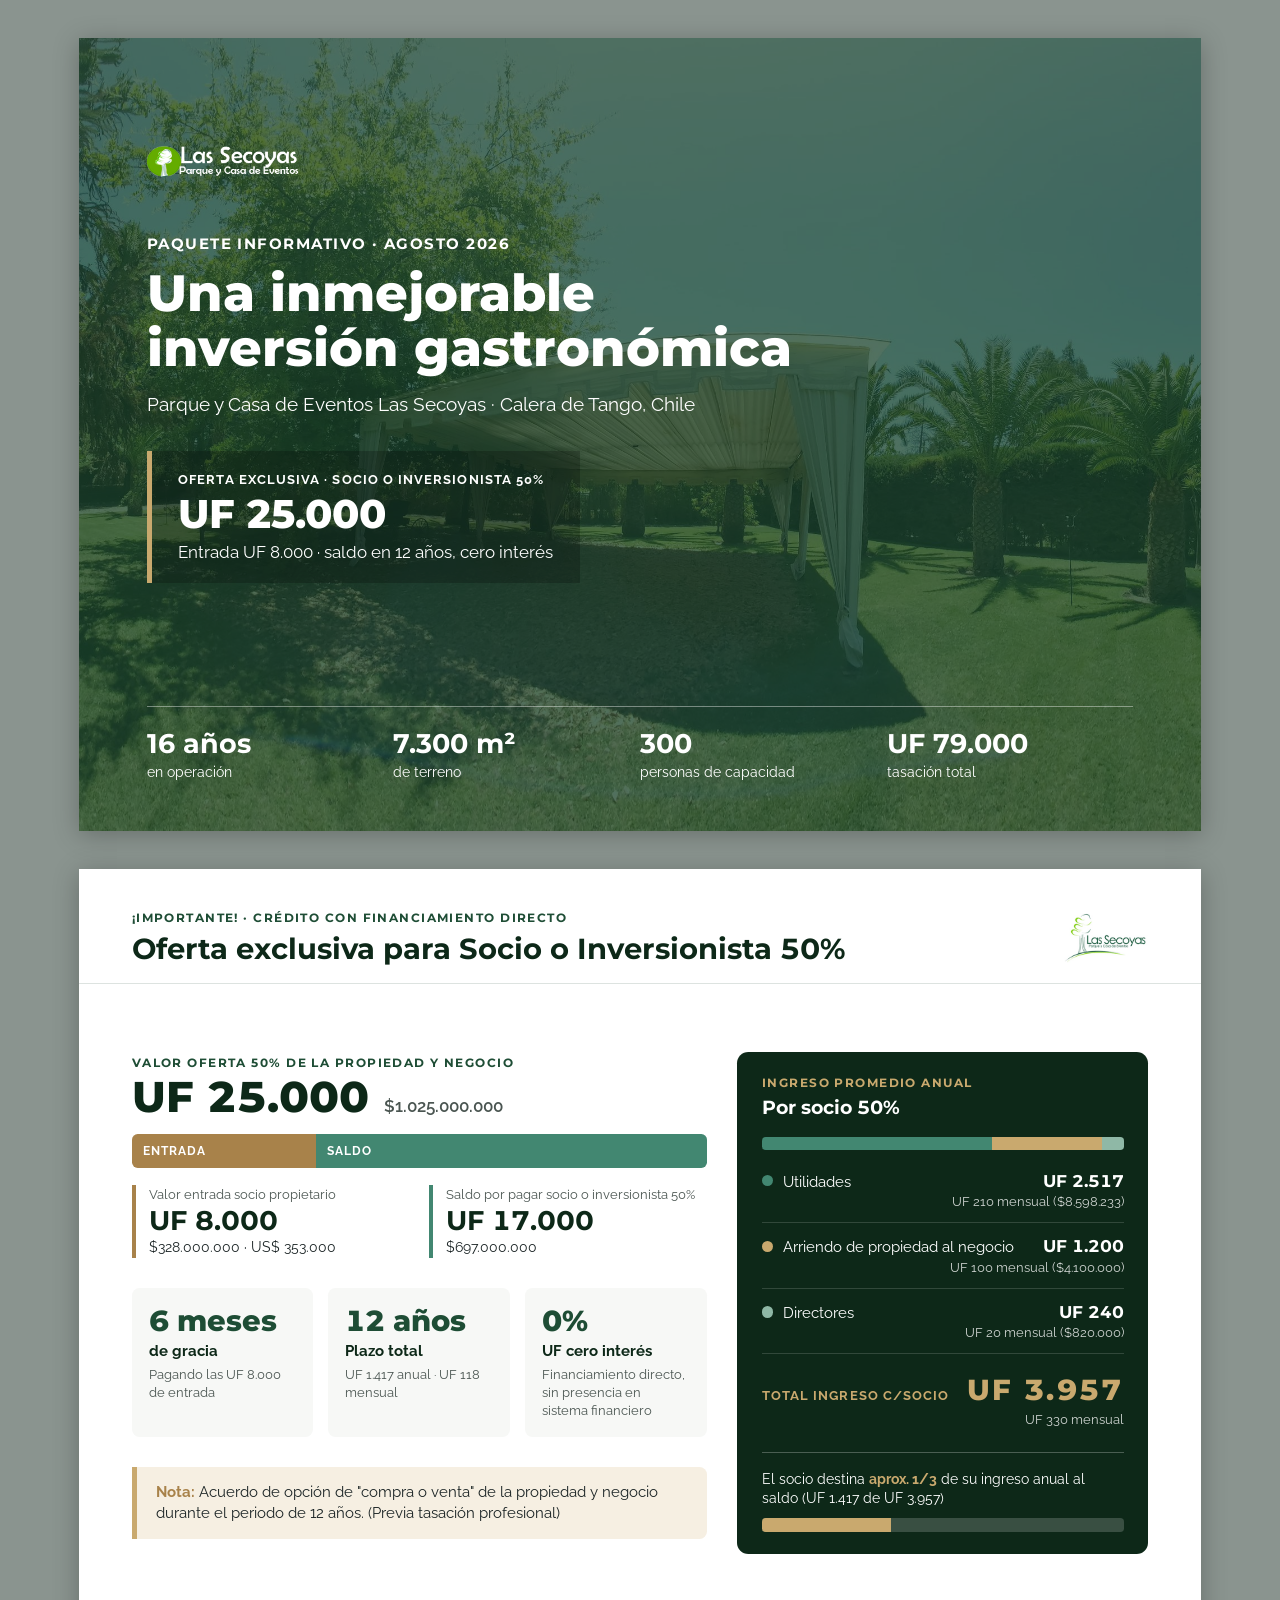
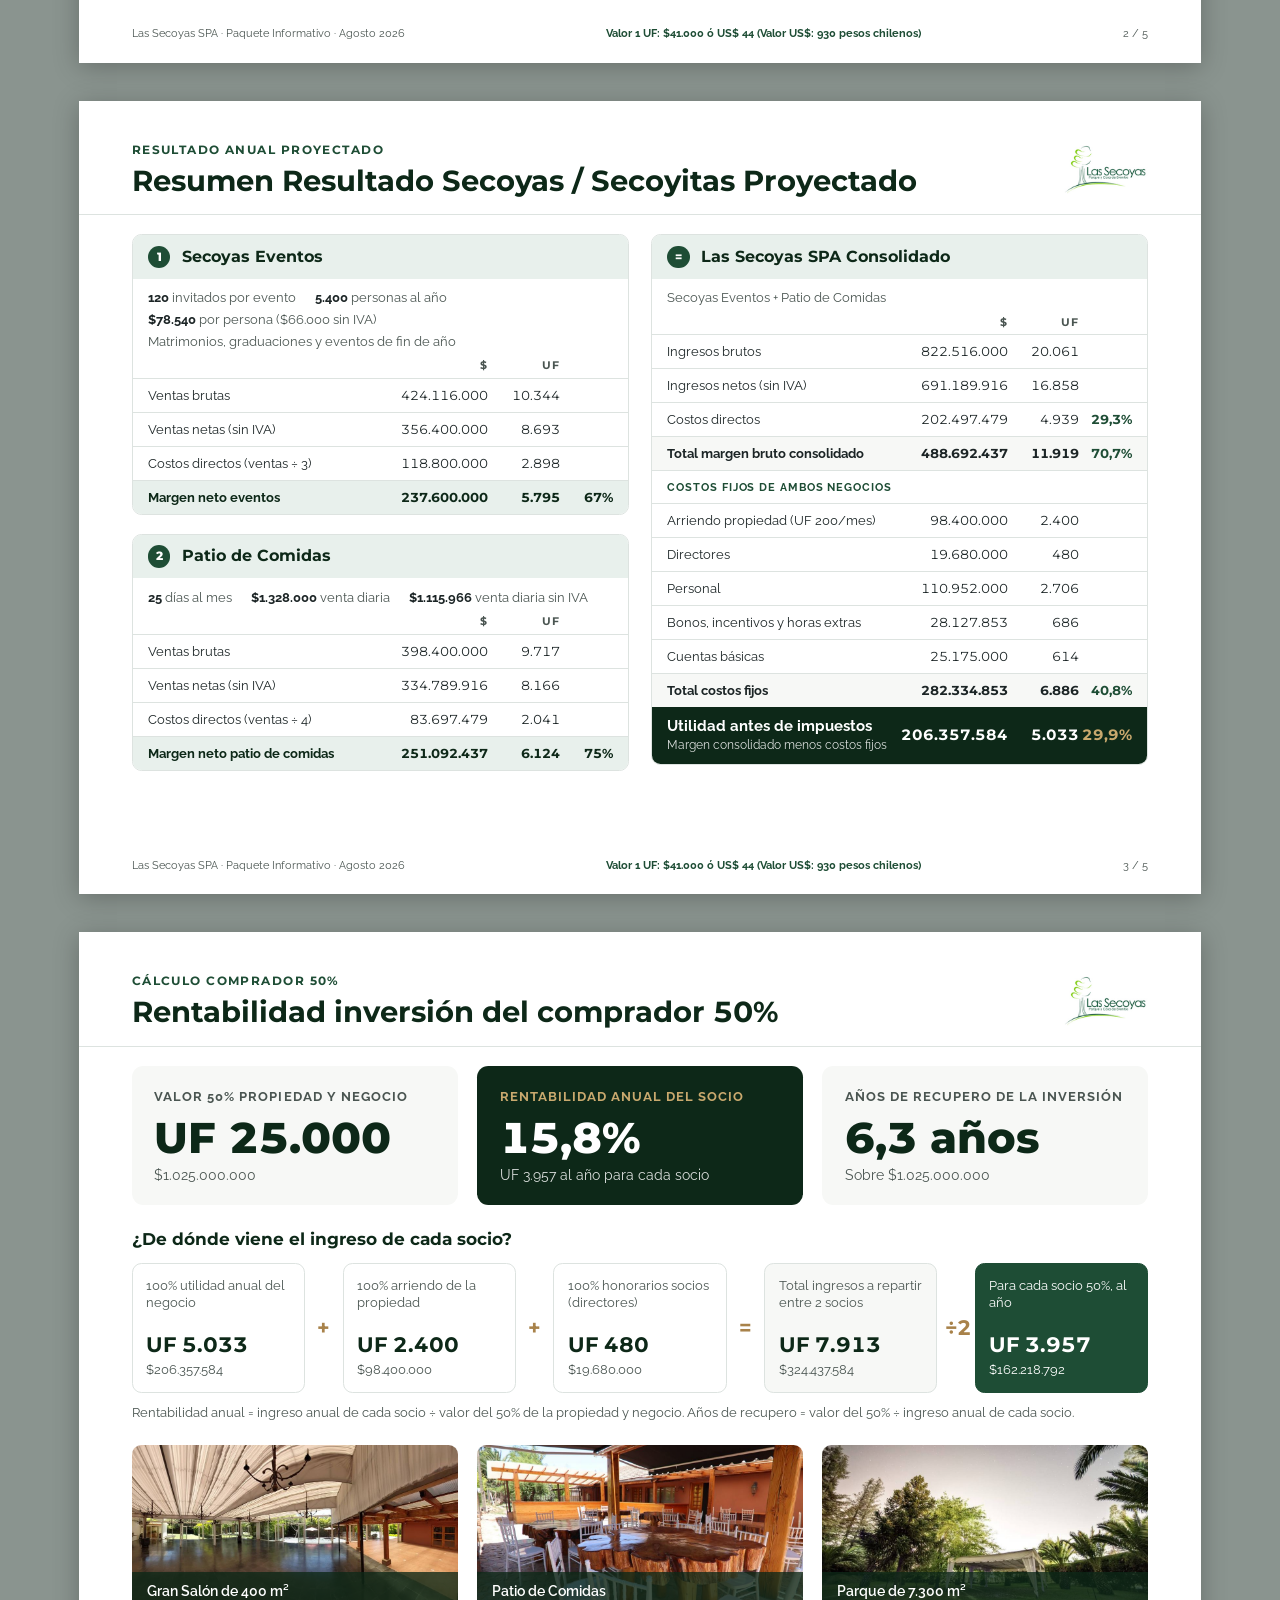
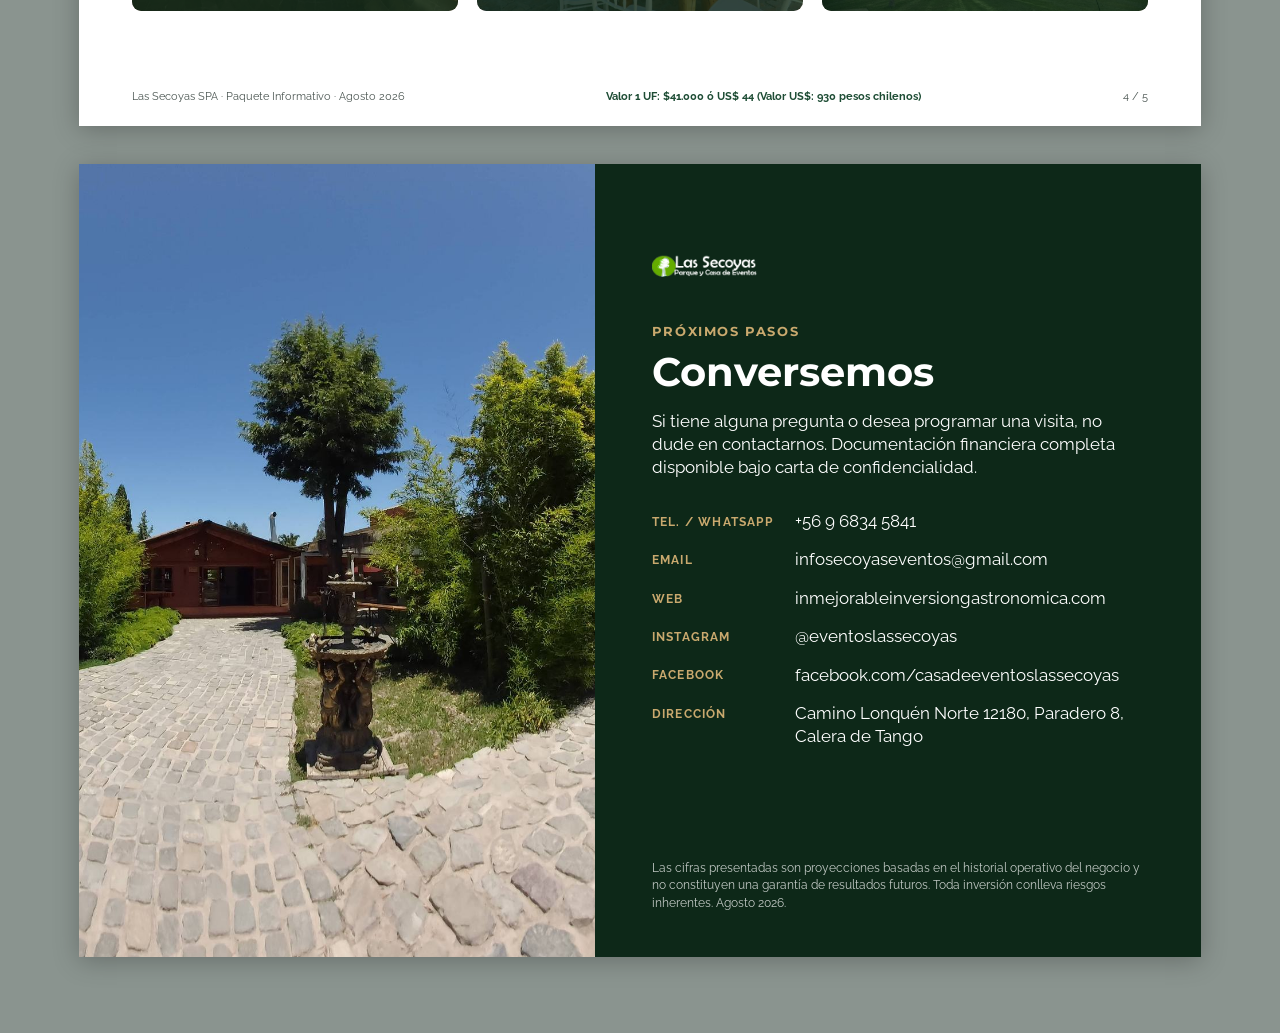
<file: paquete/paquete.html>
<!DOCTYPE html>
<!-- Generated by paquete/build.js from paquete/datos.json — edit those, not this file. -->
<html lang="es-CL">
<head>
<meta charset="UTF-8">
<meta name="robots" content="noindex">
<title>Paquete Informativo — Las Secoyas</title>
<link rel="stylesheet" href="estilos.css">
</head>
<body>

<section class="pagina portada">
  <img class="portada-foto" src="img/portada.jpg" alt="">
  <div class="portada-velo"></div>
  <div class="portada-panel">
    <img class="portada-logo" src="../images/logo3.png" alt="Las Secoyas">
    <span class="portada-fecha">Paquete Informativo · Agosto 2026</span>
    <h1>Una inmejorable inversión gastronómica</h1>
    <p class="portada-sub">Parque y Casa de Eventos Las Secoyas · Calera de Tango, Chile</p>
    <div class="portada-oferta">
      <span class="etq">Oferta exclusiva · Socio o Inversionista 50%</span>
      <strong>UF 25.000</strong>
      <span class="det">Entrada UF 8.000 · saldo en 12 años, cero interés</span>
    </div>
    <div class="portada-datos">
      <div><strong>16 años</strong><span>en operación</span></div><div><strong>7.300 m²</strong><span>de terreno</span></div><div><strong>300</strong><span>personas de capacidad</span></div><div><strong>UF 79.000</strong><span>tasación total</span></div>
    </div>
  </div>
</section>

<section class="pagina">
  <header class="pag-cabecera">
    <div>
      <span class="eyebrow">¡Importante! · Crédito con financiamiento directo</span>
      <h2>Oferta exclusiva para Socio o Inversionista 50%</h2>
    </div>
    <img class="pag-logo" src="../images/logo2.png" alt="Las Secoyas">
  </header>
  <div class="pag-cuerpo">
<div class="oferta-grid">
  <div class="oferta-izq">
    <div>
      <span class="eyebrow">Valor oferta 50% de la propiedad y negocio</span>
      <div class="valor-total"><span class="n">UF 25.000</span><span class="clp">$1.025.000.000</span></div>
      <div class="barra-split">
        <div class="seg-entrada" style="width:32%">Entrada</div>
        <div class="seg-saldo" style="width:68%">Saldo</div>
      </div>
      <div class="split-detalle">
        <div class="d-entrada">
          <span class="etq">Valor entrada socio propietario</span>
          <span class="n">UF 8.000</span>
          <span class="sec">$328.000.000 · US$ 353.000</span>
        </div>
        <div class="d-saldo">
          <span class="etq">Saldo por pagar socio o inversionista 50%</span>
          <span class="n">UF 17.000</span>
          <span class="sec">$697.000.000</span>
        </div>
      </div>
    </div>

    <div class="condiciones">
      <div class="condicion">
        <span class="n">6 meses</span>
        <strong>de gracia</strong>
        <span>Pagando las UF 8.000 de entrada</span>
      </div>
      <div class="condicion">
        <span class="n">12 años</span>
        <strong>Plazo total</strong>
        <span>UF 1.417 anual · UF 118 mensual</span>
      </div>
      <div class="condicion">
        <span class="n">0%</span>
        <strong>UF cero interés</strong>
        <span>Financiamiento directo, sin presencia en sistema financiero</span>
      </div>
    </div>

    <div class="nota"><strong>Nota:</strong> Acuerdo de opción de &quot;compra o venta&quot; de la propiedad y negocio durante el periodo de 12 años. (Previa tasación profesional)</div>
  </div>

  <div class="panel-oscuro">
    <span class="eyebrow claro">Ingreso promedio anual</span>
    <h3>Por socio 50%</h3>
    <div class="barra-ingresos">
      <div class="c-util" style="width:63.60879454131918%"></div><div class="c-arr" style="width:30.32600454890068%"></div><div class="c-dir" style="width:6.0652009097801365%"></div>
    </div>
    
    <div class="ingreso-fila">
      <span class="punto c-util"></span>
      <span class="nombre">Utilidades</span>
      <span class="val n">UF 2.517</span>
      <small>UF 210 mensual ($8.598.233)</small>
    </div>
    <div class="ingreso-fila">
      <span class="punto c-arr"></span>
      <span class="nombre">Arriendo de propiedad al negocio</span>
      <span class="val n">UF 1.200</span>
      <small>UF 100 mensual ($4.100.000)</small>
    </div>
    <div class="ingreso-fila">
      <span class="punto c-dir"></span>
      <span class="nombre">Directores</span>
      <span class="val n">UF 240</span>
      <small>UF 20 mensual ($820.000)</small>
    </div>
    <div class="ingreso-total">
      <span>Total ingreso c/socio</span>
      <div><span class="n">UF 3.957</span><small>UF 330 mensual</small></div>
    </div>

    <div class="proporcion">
      <p>El socio destina <strong>aprox. 1/3</strong> de su ingreso anual al saldo (UF 1.417 de UF 3.957)</p>
      <div class="prop-barra"><div style="width:35.80995703816022%"></div></div>
    </div>
  </div>
</div></div>
  <footer class="pag-pie">
    <span>Las Secoyas SPA · Paquete Informativo · Agosto 2026</span>
    <span class="tc">Valor 1 UF: $41.000 ó US$ 44 (Valor US$: 930 pesos chilenos)</span>
    <span>2 / 5</span>
  </footer>
</section>

<section class="pagina">
  <header class="pag-cabecera">
    <div>
      <span class="eyebrow">Resultado anual proyectado</span>
      <h2>Resumen Resultado Secoyas / Secoyitas Proyectado</h2>
    </div>
    <img class="pag-logo" src="../images/logo2.png" alt="Las Secoyas">
  </header>
  <div class="pag-cuerpo">
<div class="resumen-grid">
  <div class="resumen-col">
    <div class="tarjeta">
      <div class="tarjeta-cab"><span class="num">1</span><h3>Secoyas Eventos</h3></div>
      <div class="supuestos">
        <span><b>120</b> invitados por evento</span>
        <span><b>5.400</b> personas al año</span>
        <span><b>$78.540</b> por persona ($66.000 sin IVA)</span>
        <span>Matrimonios, graduaciones y eventos de fin de año</span>
      </div>
      <table class="tabla">
        
  <colgroup><col><col class="col-clp"><col class="col-uf"><col class="col-pct"></colgroup>
  <thead><tr><th></th><th>$</th><th>UF</th><th></th></tr></thead>
        <tr class=""><td>Ventas brutas</td><td class="n">424.116.000</td><td class="n">10.344</td><td class="n pct"></td></tr>
        <tr class=""><td>Ventas netas (sin IVA)</td><td class="n">356.400.000</td><td class="n">8.693</td><td class="n pct"></td></tr>
        <tr class=""><td>Costos directos (ventas ÷ 3)</td><td class="n">118.800.000</td><td class="n">2.898</td><td class="n pct"></td></tr>
        <tr class="margen"><td>Margen neto eventos</td><td class="n">237.600.000</td><td class="n">5.795</td><td class="n pct">67%</td></tr>
      </table>
    </div>

    <div class="tarjeta">
      <div class="tarjeta-cab"><span class="num">2</span><h3>Patio de Comidas</h3></div>
      <div class="supuestos">
        <span><b>25</b> días al mes</span>
        <span><b>$1.328.000</b> venta diaria</span>
        <span><b>$1.115.966</b> venta diaria sin IVA</span>
      </div>
      <table class="tabla">
        
  <colgroup><col><col class="col-clp"><col class="col-uf"><col class="col-pct"></colgroup>
  <thead><tr><th></th><th>$</th><th>UF</th><th></th></tr></thead>
        <tr class=""><td>Ventas brutas</td><td class="n">398.400.000</td><td class="n">9.717</td><td class="n pct"></td></tr>
        <tr class=""><td>Ventas netas (sin IVA)</td><td class="n">334.789.916</td><td class="n">8.166</td><td class="n pct"></td></tr>
        <tr class=""><td>Costos directos (ventas ÷ 4)</td><td class="n">83.697.479</td><td class="n">2.041</td><td class="n pct"></td></tr>
        <tr class="margen"><td>Margen neto patio de comidas</td><td class="n">251.092.437</td><td class="n">6.124</td><td class="n pct">75%</td></tr>
      </table>
    </div>
  </div>

  <div class="tarjeta">
    <div class="tarjeta-cab"><span class="num">=</span><h3>Las Secoyas SPA Consolidado</h3></div>
    <div class="supuestos"><span>Secoyas Eventos + Patio de Comidas</span></div>
    <table class="tabla">
      
  <colgroup><col><col class="col-clp"><col class="col-uf"><col class="col-pct"></colgroup>
  <thead><tr><th></th><th>$</th><th>UF</th><th></th></tr></thead>
      <tr class=""><td>Ingresos brutos</td><td class="n">822.516.000</td><td class="n">20.061</td><td class="n pct"></td></tr>
      <tr class=""><td>Ingresos netos (sin IVA)</td><td class="n">691.189.916</td><td class="n">16.858</td><td class="n pct"></td></tr>
      <tr class=""><td>Costos directos</td><td class="n">202.497.479</td><td class="n">4.939</td><td class="n pct">29,3%</td></tr>
      <tr class="subtotal"><td>Total margen bruto consolidado</td><td class="n">488.692.437</td><td class="n">11.919</td><td class="n pct">70,7%</td></tr>
      <tr class="seccion"><td colspan="4">Costos fijos de ambos negocios</td></tr>
      <tr class=""><td>Arriendo propiedad (UF 200/mes)</td><td class="n">98.400.000</td><td class="n">2.400</td><td class="n pct"></td></tr><tr class=""><td>Directores</td><td class="n">19.680.000</td><td class="n">480</td><td class="n pct"></td></tr><tr class=""><td>Personal</td><td class="n">110.952.000</td><td class="n">2.706</td><td class="n pct"></td></tr><tr class=""><td>Bonos, incentivos y horas extras</td><td class="n">28.127.853</td><td class="n">686</td><td class="n pct"></td></tr><tr class=""><td>Cuentas básicas</td><td class="n">25.175.000</td><td class="n">614</td><td class="n pct"></td></tr>
      <tr class="subtotal"><td>Total costos fijos</td><td class="n">282.334.853</td><td class="n">6.886</td><td class="n pct">40,8%</td></tr>
      <tr class="total"><td>Utilidad antes de impuestos<small>Margen consolidado menos costos fijos</small></td><td class="n">206.357.584</td><td class="n">5.033</td><td class="n pct">29,9%</td></tr>
    </table>
  </div>
</div></div>
  <footer class="pag-pie">
    <span>Las Secoyas SPA · Paquete Informativo · Agosto 2026</span>
    <span class="tc">Valor 1 UF: $41.000 ó US$ 44 (Valor US$: 930 pesos chilenos)</span>
    <span>3 / 5</span>
  </footer>
</section>

<section class="pagina">
  <header class="pag-cabecera">
    <div>
      <span class="eyebrow">Cálculo comprador 50%</span>
      <h2>Rentabilidad inversión del comprador 50%</h2>
    </div>
    <img class="pag-logo" src="../images/logo2.png" alt="Las Secoyas">
  </header>
  <div class="pag-cuerpo">
<div class="kpis">
  <div class="kpi">
    <span class="etq">Valor 50% propiedad y negocio</span>
    <span class="n">UF 25.000</span>
    <span class="sec">$1.025.000.000</span>
  </div>
  <div class="kpi destacado">
    <span class="etq">Rentabilidad anual del socio</span>
    <span class="n">15,8%</span>
    <span class="sec">UF 3.957 al año para cada socio</span>
  </div>
  <div class="kpi">
    <span class="etq">Años de recupero de la inversión</span>
    <span class="n">6,3 años</span>
    <span class="sec">Sobre $1.025.000.000</span>
  </div>
</div>

<div class="calculo">
  <h3>¿De dónde viene el ingreso de cada socio?</h3>
  <div class="flujo">
    <div class="caja"><span class="etq">100% utilidad anual del negocio</span><span class="n">UF 5.033</span><span class="sec">$206.357.584</span></div>
    <span class="op">+</span>
    <div class="caja"><span class="etq">100% arriendo de la propiedad</span><span class="n">UF 2.400</span><span class="sec">$98.400.000</span></div>
    <span class="op">+</span>
    <div class="caja"><span class="etq">100% honorarios socios (directores)</span><span class="n">UF 480</span><span class="sec">$19.680.000</span></div>
    <span class="op">=</span>
    <div class="caja suma"><span class="etq">Total ingresos a repartir entre 2 socios</span><span class="n">UF 7.913</span><span class="sec">$324.437.584</span></div>
    <span class="op">÷2</span>
    <div class="caja final"><span class="etq">Para cada socio 50%, al año</span><span class="n">UF 3.957</span><span class="sec">$162.218.792</span></div>
  </div>
  <p class="aclaracion">Rentabilidad anual = ingreso anual de cada socio ÷ valor del 50% de la propiedad y negocio. Años de recupero = valor del 50% ÷ ingreso anual de cada socio.</p>
</div>

<div class="fotos">
  <figure><img src="img/salon.jpg" alt=""><figcaption>Gran Salón de 400 m²</figcaption></figure>
  <figure><img src="img/patio.jpg" alt=""><figcaption>Patio de Comidas</figcaption></figure>
  <figure><img src="img/parque.jpg" alt=""><figcaption>Parque de 7.300 m²</figcaption></figure>
</div></div>
  <footer class="pag-pie">
    <span>Las Secoyas SPA · Paquete Informativo · Agosto 2026</span>
    <span class="tc">Valor 1 UF: $41.000 ó US$ 44 (Valor US$: 930 pesos chilenos)</span>
    <span>4 / 5</span>
  </footer>
</section>

<section class="pagina contacto">
  <img class="contacto-foto" src="img/contacto.jpg" alt="">
  <div class="contacto-panel">
    <img class="logo" src="../images/logo3.png" alt="Las Secoyas">
    <span class="eyebrow claro">Próximos pasos</span>
    <h2>Conversemos</h2>
    <p class="intro">Si tiene alguna pregunta o desea programar una visita, no dude en contactarnos. Documentación financiera completa disponible bajo carta de confidencialidad.</p>
    <ul class="contacto-lista">
      <li><span>Tel. / WhatsApp</span><a href="https://wa.me/56968345841">+56 9 6834 5841</a></li>
      <li><span>Email</span><a href="mailto:infosecoyaseventos@gmail.com">infosecoyaseventos@gmail.com</a></li>
      <li><span>Web</span><a href="https://inmejorableinversiongastronomica.com/">inmejorableinversiongastronomica.com</a></li>
      <li><span>Instagram</span><a href="https://www.instagram.com/eventoslassecoyas/">@eventoslassecoyas</a></li>
      <li><span>Facebook</span><a href="https://www.facebook.com/casadeeventoslassecoyas/">facebook.com/casadeeventoslassecoyas</a></li>
      <li><span>Dirección</span>Camino Lonquén Norte 12180, Paradero 8, Calera de Tango</li>
    </ul>
    <p class="descargo">Las cifras presentadas son proyecciones basadas en el historial operativo del negocio y no constituyen una garantía de resultados futuros. Toda inversión conlleva riesgos inherentes. Agosto 2026.</p>
  </div>
</section>
</body>
</html>
</file>
<file: paquete/estilos.css>
/* Paquete Informativo — print stylesheet (A4 landscape). Colors and fonts mirror the website's design system.
   Type is sized for comfortable reading on paper and on a phone: nothing below 8.5pt. */

@font-face {
  font-family: 'Montserrat';
  src: url('fuentes/montserrat-latin.woff2') format('woff2');
  font-weight: 400 900;
}
@font-face {
  font-family: 'Raleway';
  src: url('fuentes/raleway-latin.woff2') format('woff2');
  font-weight: 400 700;
}

:root {
  --verde:        #428771;
  --verde-oscuro: #0D2818;
  --verde-medio:  #1E4D35;
  --verde-suave:  #E8F0EC;
  --oro:          #C9A96E;
  --oro-oscuro:   #A8824A;
  --oro-suave:    #F6EFE2;
  --crema:        #F7F8F6;
  --texto:        #1C2526;
  --gris:         #4A5551;
  --linea:        #DDE3E0;
}

@page { size: 297mm 210mm; margin: 0; }

* { box-sizing: border-box; margin: 0; padding: 0; }

html, body {
  -webkit-print-color-adjust: exact;
  print-color-adjust: exact;
}

body {
  font-family: 'Raleway', sans-serif;
  font-size: 11pt;
  line-height: 1.4;
  color: var(--texto);
  background: #8a948f;
}

.pagina {
  position: relative;
  width: 297mm;
  height: 210mm;
  overflow: hidden;
  background: #fff;
  page-break-after: always;
  break-after: page;
  display: flex;
  flex-direction: column;
}
.pagina:last-child { page-break-after: auto; break-after: auto; }

@media screen {
  body { padding: 10mm 0; }
  .pagina { margin: 0 auto 10mm; box-shadow: 0 4px 24px rgba(0,0,0,.25); }
}

/* ─── Shared type ────────────────────────────────────────────────────────── */

.eyebrow {
  display: inline-block;
  font-family: 'Montserrat', sans-serif;
  font-size: 9pt;
  font-weight: 700;
  letter-spacing: .12em;
  text-transform: uppercase;
  color: var(--verde-medio);
}
.eyebrow.claro { color: var(--oro); }

h1, h2, h3, .n {
  font-family: 'Montserrat', sans-serif;
  font-variant-numeric: tabular-nums lining-nums;
}
h2 { font-size: 22pt; font-weight: 700; line-height: 1.15; color: var(--verde-oscuro); }
h3 { font-size: 12pt; font-weight: 700; color: var(--verde-oscuro); }

/* ─── Content page frame ─────────────────────────────────────────────────── */

.pag-cabecera {
  display: flex;
  justify-content: space-between;
  align-items: flex-end;
  padding: 10mm 14mm 4.5mm;
  border-bottom: 1px solid var(--linea);
}
.pag-cabecera h2 { margin-top: 1.2mm; }
.pag-logo { height: 15mm; }

.pag-cuerpo { flex: 1; padding: 5mm 14mm 0; min-height: 0; display: flex; flex-direction: column; }

.pag-pie {
  display: flex;
  justify-content: space-between;
  padding: 3mm 14mm 5.5mm;
  font-size: 8.5pt;
  color: var(--gris);
}
.pag-pie .tc { color: var(--verde-medio); font-weight: 700; }

/* ─── 1. Cover ───────────────────────────────────────────────────────────── */

.portada { background: var(--verde-medio); color: #fff; }
.portada-foto {
  position: absolute; inset: 0;
  width: 100%; height: 100%;
  object-fit: cover;
}
.portada-velo { position: absolute; inset: 0; }
.portada-panel {
  position: relative;
  height: 100%;
  display: flex;
  flex-direction: column;
  align-items: flex-start;
  padding: 15mm 18mm 13mm;
}
.portada-logo { height: 26mm; margin-bottom: 11mm; }
.portada-fecha {
  font-family: 'Montserrat', sans-serif;
  font-size: 11pt;
  font-weight: 700;
  letter-spacing: .1em;
  text-transform: uppercase;
}
.portada h1 {
  font-size: 38pt;
  font-weight: 800;
  line-height: 1.08;
  margin: 3mm 0 4mm;
}
.portada-sub { font-size: 14pt; }

.portada-oferta {
  margin-top: 9mm;
  display: flex;
  flex-direction: column;
  gap: 1mm;
  padding: 5mm 7mm;
  border-left: 1.5mm solid var(--oro);
  background: rgba(0,0,0,.22);
}
.portada-oferta .etq { font-size: 10pt; font-weight: 700; letter-spacing: .08em; text-transform: uppercase; }
.portada-oferta strong { font-family: 'Montserrat', sans-serif; font-size: 30pt; font-weight: 800; line-height: 1.1; }
.portada-oferta .det { font-size: 13pt; }

.portada-datos {
  margin-top: auto;
  align-self: stretch;
  display: grid;
  grid-template-columns: repeat(4, 1fr);
  border-top: 1px solid rgba(255,255,255,.4);
  padding-top: 5mm;
}
.portada-datos div { display: flex; flex-direction: column; }
.portada-datos strong { font-family: 'Montserrat', sans-serif; font-size: 20pt; font-weight: 700; }
.portada-datos span { font-size: 10.5pt; }

/* Flat green tint, no gradient: keeps every line of white text legible over the photo */
.portada-velo { background: rgba(22, 64, 43, .74); }
.portada-panel > :not(.portada-datos) { max-width: 175mm; }

/* ─── 2. Offer ───────────────────────────────────────────────────────────── */

.oferta-grid { margin: auto 0; display: grid; grid-template-columns: 1.4fr 1fr; gap: 8mm; padding-bottom: 3mm; }
.oferta-izq { display: flex; flex-direction: column; gap: 8mm; }

.valor-total { display: flex; align-items: baseline; gap: 4mm; margin-top: 1mm; }
.valor-total .n { font-size: 32pt; font-weight: 800; color: var(--verde-oscuro); line-height: 1; }
.valor-total .clp { font-size: 13pt; color: var(--gris); font-weight: 600; }

.barra-split { display: flex; height: 9mm; border-radius: 1.5mm; overflow: hidden; margin: 4mm 0 4.5mm; }
.barra-split div { display: flex; align-items: center; padding-left: 3mm; font-size: 9pt; font-weight: 700; letter-spacing: .08em; text-transform: uppercase; color: #fff; }
.seg-entrada { background: var(--oro-oscuro); }
.seg-saldo { background: var(--verde); }

.split-detalle { display: grid; grid-template-columns: 1fr 1fr; gap: 5mm; }
.split-detalle > div { border-left: 1.2mm solid; padding-left: 3.5mm; }
.split-detalle .d-entrada { border-color: var(--oro-oscuro); }
.split-detalle .d-saldo { border-color: var(--verde); }
.split-detalle .etq { display: block; font-size: 10pt; color: var(--gris); }
.split-detalle .n { display: block; font-size: 20pt; font-weight: 700; color: var(--verde-oscuro); line-height: 1.25; }
.split-detalle .sec { font-size: 10.5pt; }

.condiciones { display: grid; grid-template-columns: repeat(3, 1fr); gap: 4mm; }
.condicion { background: var(--crema); border-radius: 2mm; padding: 4.5mm; }
.condicion .n { display: block; font-size: 22pt; font-weight: 800; color: var(--verde-medio); line-height: 1.1; }
.condicion strong { display: block; font-size: 11pt; color: var(--verde-oscuro); margin: 1mm 0 1.2mm; }
.condicion span { display: block; font-size: 10pt; color: var(--gris); line-height: 1.35; }

.nota {
  background: var(--oro-suave);
  border-left: 1.5mm solid var(--oro);
  border-radius: 0 2mm 2mm 0;
  padding: 4mm 5mm;
  font-size: 11pt;
}
.nota strong { color: var(--oro-oscuro); }

.panel-oscuro {
  background: var(--verde-oscuro);
  color: #fff;
  border-radius: 3mm;
  padding: 6mm 6.5mm;
  display: flex;
  flex-direction: column;
}
.panel-oscuro h3 { color: #fff; font-size: 14pt; margin: 1mm 0 4mm; }

.barra-ingresos { display: flex; height: 3.5mm; border-radius: 1mm; overflow: hidden; margin-bottom: 2mm; }
.c-util { background: var(--verde); }
.c-arr { background: var(--oro); }
.c-dir { background: #8FB8A6; }

.ingreso-fila { display: grid; grid-template-columns: 3mm 1fr auto; column-gap: 2.5mm; align-items: baseline; padding: 3mm 0; border-bottom: 1px solid rgba(255,255,255,.15); }
.ingreso-fila .punto { width: 3mm; height: 3mm; border-radius: 50%; align-self: center; }
.ingreso-fila .nombre { font-size: 11pt; }
.ingreso-fila .val { font-size: 13pt; font-weight: 700; text-align: right; }
.ingreso-fila small { grid-column: 2 / 4; text-align: right; font-size: 9.5pt; opacity: .8; }

.ingreso-total { display: flex; justify-content: space-between; align-items: baseline; padding: 4mm 0 0; margin-bottom: 6mm; }
.ingreso-total span { font-size: 10pt; font-weight: 700; letter-spacing: .08em; text-transform: uppercase; color: var(--oro); }
.ingreso-total .n { font-size: 22pt; font-weight: 800; }
.ingreso-total small { display: block; text-align: right; font-size: 10pt; opacity: .8; }

.proporcion { margin-top: auto; padding-top: 4.5mm; border-top: 1px solid rgba(255,255,255,.25); }
.proporcion p { font-size: 10.5pt; margin-bottom: 2.5mm; }
.proporcion p strong { color: var(--oro); }
.prop-barra { position: relative; height: 3.5mm; border-radius: 1mm; background: rgba(255,255,255,.18); overflow: hidden; }
.prop-barra div { position: absolute; inset: 0 auto 0 0; background: var(--oro); }

/* ─── 3. Results summary ─────────────────────────────────────────────────── */

.resumen-grid { display: grid; grid-template-columns: 1fr 1fr; gap: 6mm; align-items: start; }
.resumen-col { display: flex; flex-direction: column; gap: 5mm; }

.tarjeta { border: 1px solid var(--linea); border-radius: 2.5mm; overflow: hidden; }
.tarjeta-cab { display: flex; align-items: center; gap: 3mm; padding: 2.8mm 4mm; background: var(--verde-suave); }
.tarjeta-cab .num { font-family: 'Montserrat', sans-serif; font-size: 9pt; font-weight: 800; color: #fff; background: var(--verde-medio); border-radius: 50%; width: 6mm; height: 6mm; display: flex; align-items: center; justify-content: center; }

.supuestos { display: flex; flex-wrap: wrap; gap: .8mm 5mm; padding: 2.5mm 4mm 0; font-size: 10pt; color: var(--gris); }
.supuestos b { color: var(--texto); font-weight: 700; }

.tabla { width: 100%; border-collapse: collapse; table-layout: fixed; font-size: 10pt; }
.tabla .col-clp { width: 31mm; }
.tabla .col-uf { width: 19mm; }
.tabla .col-pct { width: 18mm; }
.tabla th { font-family: 'Montserrat', sans-serif; font-size: 8.5pt; font-weight: 700; letter-spacing: .08em; text-transform: uppercase; color: var(--gris); text-align: right; padding: 2mm 0 1mm; }
.tabla th:first-child { text-align: left; }
.tabla td { padding: 1.9mm 0 1.9mm 4mm; border-top: 1px solid var(--linea); }
.tabla td.n { text-align: right; white-space: nowrap; padding-left: 0; }
.tabla td.pct { padding-right: 4mm; color: var(--verde-medio); font-weight: 700; }
.tabla .seccion td { font-size: 8.5pt; font-weight: 700; letter-spacing: .08em; text-transform: uppercase; color: var(--verde-medio); padding-top: 2.2mm; }
.tabla .subtotal td { background: var(--crema); font-weight: 700; }
.tabla .margen td { background: var(--verde-suave); font-weight: 700; color: var(--verde-oscuro); }
.tabla .total td { background: var(--verde-oscuro); color: #fff; font-weight: 700; font-size: 11pt; padding-top: 2.6mm; padding-bottom: 2.6mm; border-top: 0; }
.tabla .total td.pct { color: var(--oro); }
.tabla .total small { display: block; font-weight: 400; font-size: 9pt; opacity: .85; }

/* ─── 4. Return on investment ────────────────────────────────────────────── */

.kpis { display: grid; grid-template-columns: repeat(3, 1fr); gap: 5mm; margin-bottom: 6mm; }
.kpi { border-radius: 3mm; padding: 5.5mm 6mm 5mm; background: var(--crema); }
.kpi.destacado { background: var(--verde-oscuro); color: #fff; }
.kpi .etq { font-size: 9.5pt; font-weight: 700; letter-spacing: .08em; text-transform: uppercase; color: var(--gris); }
.kpi.destacado .etq { color: var(--oro); }
.kpi .n { display: block; font-size: 32pt; font-weight: 800; line-height: 1.1; margin: 2mm 0 1mm; color: var(--verde-oscuro); }
.kpi.destacado .n { color: #fff; }
.kpi .sec { font-size: 10.5pt; color: var(--gris); }
.kpi.destacado .sec { color: #fff; opacity: .85; }

.calculo h3 { font-size: 13pt; margin-bottom: 3mm; }
.flujo { display: flex; align-items: stretch; gap: 2mm; }
.flujo .op { align-self: center; font-family: 'Montserrat', sans-serif; font-size: 16pt; font-weight: 700; color: var(--oro-oscuro); width: 6mm; text-align: center; }
.caja { flex: 1; border: 1px solid var(--linea); border-radius: 2.5mm; padding: 3.5mm; display: flex; flex-direction: column; }
.caja .etq { font-size: 10pt; color: var(--gris); min-height: 13mm; line-height: 1.3; }
.caja .n { font-size: 16pt; font-weight: 700; color: var(--verde-oscuro); margin-top: 1mm; }
.caja .sec { font-size: 10pt; color: var(--gris); }
.caja.suma { background: var(--crema); }
.caja.final { background: var(--verde-medio); border-color: var(--verde-medio); color: #fff; }
.caja.final .etq, .caja.final .sec, .caja.final .n { color: #fff; }

.aclaracion { margin-top: 3mm; font-size: 9.5pt; color: var(--gris); }

.fotos { display: grid; grid-template-columns: repeat(3, 1fr); gap: 5mm; margin-top: 6mm; }
.fotos figure { position: relative; height: 44mm; border-radius: 2.5mm; overflow: hidden; }
.fotos img { width: 100%; height: 100%; object-fit: cover; display: block; }
.fotos figcaption {
  position: absolute; left: 0; right: 0; bottom: 0;
  padding: 2.5mm 4mm;
  background: rgba(13,40,24,.78);
  color: #fff; font-size: 10.5pt; font-weight: 600;
}

/* ─── 5. Contact ─────────────────────────────────────────────────────────── */

.contacto { flex-direction: row; background: var(--verde-oscuro); color: #fff; }
.contacto-foto { width: 46%; height: 100%; object-fit: cover; }
.contacto-panel { flex: 1; padding: 15mm 15mm 12mm; display: flex; flex-direction: column; }
.contacto-panel .logo { height: 18mm; align-self: flex-start; margin-bottom: 9mm; }
.contacto-panel .eyebrow { font-size: 10pt; }
.contacto-panel h2 { color: #fff; font-size: 30pt; margin: 2mm 0 4mm; }
.contacto-panel .intro { font-size: 12.5pt; }
.contacto-lista { list-style: none; margin-top: 8mm; display: grid; gap: 4mm; }
.contacto-lista li { display: grid; grid-template-columns: 38mm 1fr; font-size: 12.5pt; }
.contacto-lista span { font-size: 9pt; font-weight: 700; letter-spacing: .1em; text-transform: uppercase; color: var(--oro); padding-top: 1mm; }
.contacto-lista a { color: #fff; text-decoration: none; }
.descargo { margin-top: auto; font-size: 9pt; opacity: .75; line-height: 1.45; }
</file>
